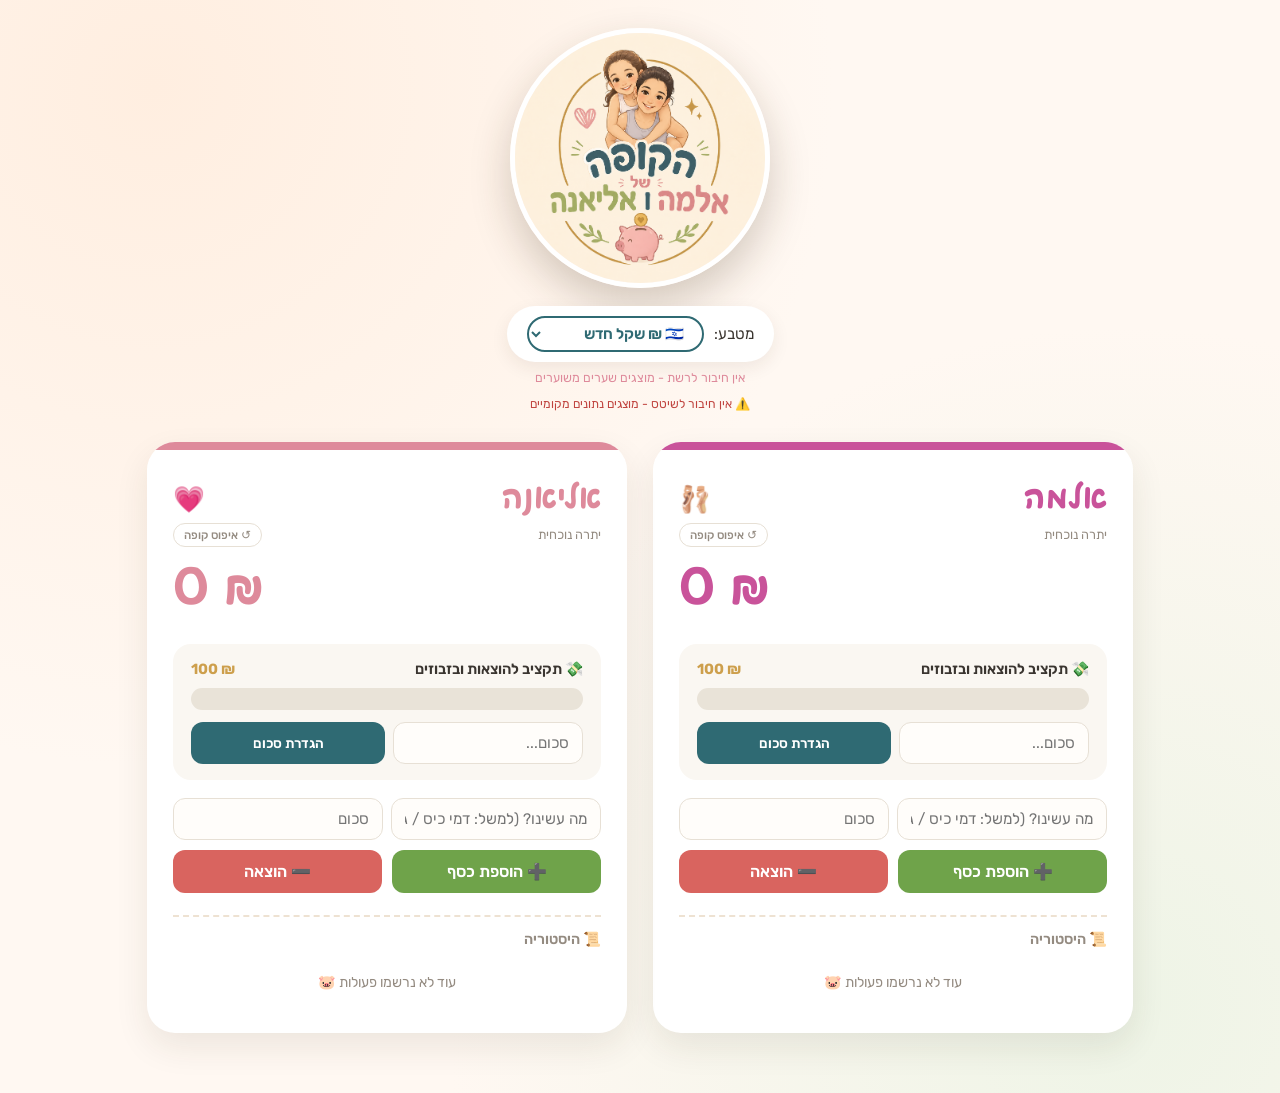
<file: GirlsCR/index.html>
<!DOCTYPE html>
<html lang="he" dir="rtl">
<head>
<meta charset="UTF-8">
<meta name="viewport" content="width=device-width, initial-scale=1.0">
<title>הקופה של אלמה ואליאנה</title>
<link rel="preconnect" href="https://fonts.googleapis.com">
<link rel="preconnect" href="https://fonts.gstatic.com" crossorigin>
<link href="https://fonts.googleapis.com/css2?family=Rubik:wght@400;500;600;700;800&family=Playpen+Sans+Hebrew:wght@400;600;700&display=swap" rel="stylesheet">
<style>
  :root {
    --bg: #fff8f2;
    --alma: #c9539a;
    --alma-soft: #fbe6f2;
    --eliana: #de8a9b;
    --eliana-soft: #fbe9ee;
    --title: #2f6a73;
    --ink: #3a3530;
    --ink-soft: #948b81;
    --gold: #cd9f4c;
    --card: #ffffff;
    --ring: rgba(205, 159, 76, .35);
  }

  * { box-sizing: border-box; }

  body {
    font-family: 'Rubik', sans-serif;
    background:
      radial-gradient(circle at 12% 8%, #ffeee0 0%, transparent 45%),
      radial-gradient(circle at 88% 92%, #eef4e6 0%, transparent 45%),
      var(--bg);
    color: var(--ink);
    margin: 0;
    padding: 28px 16px 60px;
    min-height: 100vh;
  }

  .wrap { max-width: 1080px; margin: 0 auto; }

  /* ---------- Header ---------- */
  .header {
    text-align: center;
    margin-bottom: 26px;
    animation: dropIn .6s cubic-bezier(.2,.9,.3,1.2);
  }

  .logo {
    display: block;
    margin: 0 auto;
    width: 260px;
    height: 260px;
    object-fit: cover;
    border-radius: 50%;
    border: 5px solid #fff;
    box-shadow: 0 18px 40px rgba(60, 40, 20, .22);
    animation: float 5s ease-in-out infinite;
  }

  @keyframes float {
    0%, 100% { transform: translateY(0); }
    50% { transform: translateY(-12px); }
  }

  .subtitle {
    color: var(--ink-soft);
    font-size: .95rem;
    margin: 0;
  }

  /* ---------- Currency control ---------- */
  .controls {
    display: inline-flex;
    align-items: center;
    gap: 10px;
    background: var(--card);
    padding: 10px 20px;
    border-radius: 50px;
    box-shadow: 0 6px 18px rgba(60, 40, 20, .08);
    margin: 18px auto 8px;
    font-size: .95rem;
  }

  select {
    font-family: inherit;
    font-size: .95rem;
    padding: 6px 14px;
    border-radius: 20px;
    border: 2px solid var(--title);
    background: #fff;
    color: var(--title);
    font-weight: 600;
    cursor: pointer;
    outline: none;
    transition: box-shadow .15s;
  }
  select:focus-visible { box-shadow: 0 0 0 3px var(--ring); }

  .rate-info {
    text-align: center;
    font-size: .78rem;
    color: var(--ink-soft);
    margin-bottom: 12px;
    min-height: 1.2em;
  }
  .rate-info.stale { color: var(--eliana); }

  .sync-info {
    text-align: center;
    font-size: .76rem;
    color: var(--ink-soft);
    margin-bottom: 30px;
    min-height: 1.2em;
  }
  .sync-info.error { color: #c0433e; }
  .sync-info.ok { color: #4c8a2e; }

  /* ---------- Kid cards ---------- */
  .kids-container {
    display: flex;
    flex-wrap: wrap;
    gap: 26px;
    justify-content: center;
  }

  .kid-card {
    background: var(--card);
    flex: 1;
    min-width: 300px;
    max-width: 480px;
    border-radius: 28px;
    padding: 28px 26px 24px;
    box-shadow: 0 14px 34px rgba(60, 40, 20, .09);
    position: relative;
    overflow: hidden;
    animation: dropIn .6s cubic-bezier(.2,.9,.3,1.2) both;
  }
  .kid-card.eliana { animation-delay: .08s; }

  .kid-card::before {
    content: '';
    position: absolute;
    inset: 0 0 auto 0;
    height: 8px;
  }
  .kid-card.alma::before { background: var(--alma); }
  .kid-card.eliana::before { background: var(--eliana); }

  .kid-header {
    display: flex;
    align-items: baseline;
    justify-content: space-between;
    gap: 10px;
  }

  .kid-name {
    font-family: 'Playpen Sans Hebrew', cursive;
    font-weight: 700;
    font-size: 2rem;
    margin: 4px 0 0;
  }
  .alma .kid-name { color: var(--alma); }
  .eliana .kid-name { color: var(--eliana); }

  .kid-emoji { font-size: 1.6rem; }

  .balance {
    font-family: 'Playpen Sans Hebrew', cursive;
    font-size: 3rem;
    font-weight: 700;
    margin: 4px 0 2px;
    direction: ltr;
    display: block;
    transition: transform .25s;
  }
  .balance.bump { transform: scale(1.08); }
  .alma .balance { color: var(--alma); }
  .eliana .balance { color: var(--eliana); }

  .balance-label {
    font-size: .8rem;
    color: var(--ink-soft);
    margin-bottom: 6px;
    display: flex;
    align-items: center;
    justify-content: space-between;
    gap: 8px;
  }

  .btn-reset {
    background: none;
    border: 1.5px solid #e7e0d5;
    color: var(--ink-soft);
    font-size: .72rem;
    font-weight: 500;
    padding: 4px 10px;
    border-radius: 20px;
    cursor: pointer;
    flex: none;
    transition: border-color .15s, color .15s;
  }
  .btn-reset:hover { border-color: var(--eliana); color: #c0433e; }

  /* ---------- Goal ---------- */
  .goal-section {
    background: #faf7f2;
    padding: 16px 18px;
    border-radius: 18px;
    margin: 18px 0;
  }

  .goal-title {
    display: flex;
    align-items: center;
    justify-content: space-between;
    font-weight: 600;
    font-size: .92rem;
  }
  .goal-title span[dir="ltr"] { color: var(--gold); font-weight: 700; }

  .progress-bar-container {
    width: 100%;
    height: 22px;
    background-color: #e9e3d8;
    border-radius: 20px;
    overflow: hidden;
    margin-top: 10px;
    position: relative;
  }

  .progress-bar {
    height: 100%;
    width: 0%;
    border-radius: 20px;
    transition: width .6s cubic-bezier(.2,.8,.3,1);
    position: relative;
    overflow: hidden;
  }
  .alma .progress-bar { background: linear-gradient(90deg, var(--alma), #f0a8d0); }
  .eliana .progress-bar { background: linear-gradient(90deg, var(--eliana), #f0aebd); }

  .progress-bar::after {
    content: '';
    position: absolute;
    inset: 0;
    background: linear-gradient(110deg, transparent 30%, rgba(255,255,255,.55) 50%, transparent 70%);
    background-size: 200% 100%;
    animation: shimmer 2.4s infinite;
  }

  .progress-bar.full::before {
    content: '🎉';
    position: absolute;
    left: 6px;
    top: -1px;
    font-size: .95rem;
  }

  .goal-edit {
    display: flex;
    gap: 8px;
    margin-top: 12px;
  }
  .goal-edit input { flex: 1; }

  .btn-update-goal {
    background: var(--title);
    padding: 0 16px;
    font-size: .85rem;
    white-space: nowrap;
  }

  /* ---------- Actions ---------- */
  .actions { margin: 18px 0 6px; }

  .input-group {
    display: flex;
    gap: 8px;
    margin-bottom: 10px;
  }

  label.field-label {
    display: block;
    font-size: .75rem;
    color: var(--ink-soft);
    margin-bottom: 4px;
  }

  input[type="text"], input[type="number"] {
    font-family: inherit;
    padding: 11px 13px;
    border: 1.5px solid #e7e0d5;
    border-radius: 12px;
    font-size: .95rem;
    width: 100%;
    background: #fffdfa;
    transition: border-color .15s, box-shadow .15s;
  }
  input:focus-visible, input:focus {
    outline: none;
    border-color: var(--title);
    box-shadow: 0 0 0 3px var(--ring);
  }

  .btn-group { display: flex; gap: 10px; }

  button {
    font-family: inherit;
    padding: 12px;
    border: none;
    border-radius: 12px;
    font-size: 1rem;
    font-weight: 600;
    cursor: pointer;
    flex: 1;
    color: white;
    transition: transform .08s, opacity .2s, box-shadow .15s;
  }
  button:active { transform: scale(.96); }
  button:hover { opacity: .92; }
  button:focus-visible { box-shadow: 0 0 0 3px var(--ring); outline: none; }

  .btn-add { background-color: #6fa34a; }
  .btn-spend { background-color: #d9645f; }

  /* ---------- History ---------- */
  .history-section {
    margin-top: 22px;
    border-top: 2px dashed #eee2d2;
    padding-top: 14px;
  }

  .history-title {
    font-size: .9rem;
    font-weight: 600;
    color: var(--ink-soft);
    margin: 0 0 8px;
  }

  .history-list {
    max-height: 220px;
    overflow-y: auto;
  }

  .history-item {
    display: flex;
    align-items: center;
    justify-content: space-between;
    gap: 8px;
    padding: 9px 4px;
    border-bottom: 1px solid #f2ede4;
    font-size: .92rem;
    animation: fadeIn .3s;
  }

  .history-item .desc-wrap { min-width: 0; }
  .history-item strong { display: block; overflow: hidden; text-overflow: ellipsis; white-space: nowrap; }
  .history-item.add strong ~ .history-date {}
  .history-item.add span[dir="ltr"] { color: #4c8a2e; }
  .history-item.spend span[dir="ltr"] { color: #c0433e; }
  .history-date { font-size: .74rem; color: var(--ink-soft); }

  .history-right { display: flex; align-items: center; gap: 8px; white-space: nowrap; }

  .del-btn {
    background: none;
    border: none;
    color: #c9beb1;
    font-size: .95rem;
    cursor: pointer;
    padding: 2px 6px;
    flex: none;
    line-height: 1;
  }
  .del-btn:hover { color: #c0433e; }

  .empty-state {
    text-align: center;
    color: var(--ink-soft);
    font-size: .88rem;
    padding: 18px 0;
  }

  /* ---------- Toast ---------- */
  .toast {
    position: fixed;
    bottom: 24px;
    left: 50%;
    transform: translateX(-50%) translateY(20px);
    background: var(--title);
    color: #fff;
    padding: 12px 22px;
    border-radius: 40px;
    font-size: .9rem;
    box-shadow: 0 8px 24px rgba(0,0,0,.2);
    opacity: 0;
    pointer-events: none;
    transition: opacity .25s, transform .25s;
    z-index: 50;
  }
  .toast.show { opacity: 1; transform: translateX(-50%) translateY(0); }

  /* ---------- Animations ---------- */
  @keyframes dropIn {
    from { opacity: 0; transform: translateY(16px); }
    to { opacity: 1; transform: translateY(0); }
  }
  @keyframes fadeIn {
    from { opacity: 0; }
    to { opacity: 1; }
  }
  @keyframes shimmer {
    0% { background-position: 200% 0; }
    100% { background-position: -200% 0; }
  }

  @media (prefers-reduced-motion: reduce) {
    * { animation: none !important; transition: none !important; }
  }

  @media (max-width: 600px) {
    .input-group, .btn-group, .goal-edit { flex-direction: column; }
  }
</style>
</head>
<body>

<div class="wrap">
  <div class="header">
    <img src="logo.png" alt="הקופה של אלמה ואליאנה" class="logo">

    <div class="controls">
      <label for="currency-select">מטבע:</label>
      <select id="currency-select" onchange="changeCurrency()">
        <option value="ILS">🇮🇱 ₪ שקל חדש</option>
        <option value="EUR">🇪🇺 € אירו</option>
        <option value="HUF">🇭🇺 Ft פורינט הונגרי</option>
      </select>
    </div>
    <div class="rate-info" id="rate-display">טוען שערי חליפין...</div>
    <div class="sync-info" id="sync-display">מתחבר לשיטס...</div>
  </div>

  <div class="kids-container">
    <!-- כרטיס אלמה -->
    <div class="kid-card alma">
      <div class="kid-header">
        <h2 class="kid-name">אלמה</h2>
        <span class="kid-emoji">🩰</span>
      </div>
      <div class="balance-label">
        <span>יתרה נוכחית</span>
        <button class="btn-reset" onclick="resetBalance('alma')">↺ איפוס קופה</button>
      </div>
      <span class="balance" id="alma-balance" aria-live="polite">0</span>

      <div class="goal-section">
        <div class="goal-title">
          <span>💸 תקציב להוצאות ובזבוזים</span>
          <span id="alma-goal-display" dir="ltr">0</span>
        </div>
        <div class="progress-bar-container">
          <div class="progress-bar" id="alma-progress"></div>
        </div>
        <div class="goal-edit">
          <input type="number" id="alma-new-goal" placeholder="סכום...">
          <button class="btn-update-goal" onclick="updateGoal('alma')">הגדרת סכום</button>
        </div>
      </div>

      <div class="actions">
        <div class="input-group">
          <input type="text" id="alma-desc" placeholder="מה עשינו? (למשל: דמי כיס / גלידה)" onkeydown="if(event.key==='Enter'){document.getElementById('alma-amount').focus()}">
          <input type="number" id="alma-amount" placeholder="סכום" min="0" step="0.5" onkeydown="if(event.key==='Enter'){addTransaction('alma','add')}">
        </div>
        <div class="btn-group">
          <button class="btn-add" onclick="addTransaction('alma', 'add')">➕ הוספת כסף</button>
          <button class="btn-spend" onclick="addTransaction('alma', 'spend')">➖ הוצאה</button>
        </div>
      </div>

      <div class="history-section">
        <h3 class="history-title">📜 היסטוריה</h3>
        <div class="history-list" id="alma-history"></div>
      </div>
    </div>

    <!-- כרטיס אליאנה -->
    <div class="kid-card eliana">
      <div class="kid-header">
        <h2 class="kid-name">אליאנה</h2>
        <span class="kid-emoji">💗</span>
      </div>
      <div class="balance-label">
        <span>יתרה נוכחית</span>
        <button class="btn-reset" onclick="resetBalance('eliana')">↺ איפוס קופה</button>
      </div>
      <span class="balance" id="eliana-balance" aria-live="polite">0</span>

      <div class="goal-section">
        <div class="goal-title">
          <span>💸 תקציב להוצאות ובזבוזים</span>
          <span id="eliana-goal-display" dir="ltr">0</span>
        </div>
        <div class="progress-bar-container">
          <div class="progress-bar" id="eliana-progress"></div>
        </div>
        <div class="goal-edit">
          <input type="number" id="eliana-new-goal" placeholder="סכום...">
          <button class="btn-update-goal" onclick="updateGoal('eliana')">הגדרת סכום</button>
        </div>
      </div>

      <div class="actions">
        <div class="input-group">
          <input type="text" id="eliana-desc" placeholder="מה עשינו? (למשל: דמי כיס / גלידה)" onkeydown="if(event.key==='Enter'){document.getElementById('eliana-amount').focus()}">
          <input type="number" id="eliana-amount" placeholder="סכום" min="0" step="0.5" onkeydown="if(event.key==='Enter'){addTransaction('eliana','add')}">
        </div>
        <div class="btn-group">
          <button class="btn-add" onclick="addTransaction('eliana', 'add')">➕ הוספת כסף</button>
          <button class="btn-spend" onclick="addTransaction('eliana', 'spend')">➖ הוצאה</button>
        </div>
      </div>

      <div class="history-section">
        <h3 class="history-title">📜 היסטוריה</h3>
        <div class="history-list" id="eliana-history"></div>
      </div>
    </div>
  </div>
</div>

<div class="toast" id="toast"></div>

<script>
  // כתובת ה-Web App של Google Apps Script המחובר לגיליון
  const API_URL = 'https://script.google.com/macros/s/AKfycbyU_voTT-NmxQVufz3kKCVpuCbNXuYGBcPeQaJeEC5EHRnZCqZTgQzoY30dGwoT0Q/exec';

  // קודי גישה לפעולות רגישות (איפוס והגדרת סכום)
  const KID_PINS = { alma: '0204', eliana: '0403' };

  // מצב האפליקציה. הכל נשמר בשקלים מאחורי הקלעים ומומר לתצוגה לפי המטבע שנבחר.
  // המקור האמיתי לנתונים הוא הגיליון בשיטס; localStorage משמש רק כמטמון מקומי
  // כדי שהמסך לא יהיה ריק בזמן טעינה או כשאין רשת.
  let appData = {
    currentCurrency: 'ILS',
    alma: { balanceILS: 0, goalILS: 100, history: [] },
    eliana: { balanceILS: 0, goalILS: 100, history: [] }
  };

  let exchangeRates = { ILS: 1, EUR: 0.25, HUF: 95.0 };
  const currencySymbols = { ILS: '₪', EUR: '€', HUF: 'Ft' };
  const STORAGE_KEY = 'kidsBudgetAppData';
  const RATES_KEY = 'kidsBudgetRates';

  async function init() {
    loadData();
    document.getElementById('currency-select').value = appData.currentCurrency;
    loadCachedRates();
    updateUI();
    await fetchRates();
    await loadFromSheet();
    updateUI();
  }

  // ---------- קוד הגנה ----------

  function checkPin(kid) {
    const name = kid === 'alma' ? 'אלמה' : 'אליאנה';
    const entered = prompt(`הזינו קוד סודי של ${name}:`);
    if (entered === null) return false; // ביטול
    if (entered.trim() !== KID_PINS[kid]) {
      showToast('קוד שגוי ⛔');
      return false;
    }
    return true;
  }

  // ---------- חיבור לשיטס ----------

  async function loadFromSheet() {
    const syncEl = document.getElementById('sync-display');
    try {
      const res = await fetch(API_URL);
      const data = await res.json();

      ['alma', 'eliana'].forEach(kid => {
        const kidTx = data.transactions
          .filter(t => t.kid === kid)
          .sort((a, b) => Number(b.id) - Number(a.id)); // חדש קודם

        let balance = 0;
        kidTx.forEach(t => { balance += (t.type === 'add' ? t.amount : -t.amount); });

        appData[kid].balanceILS = balance;
        appData[kid].history = kidTx.map(t => ({
          id: Number(t.id), desc: t.desc, amountILS: t.amount, type: t.type, date: t.date
        }));

        if (data.goals && data.goals[kid] !== undefined) {
          appData[kid].goalILS = data.goals[kid];
        }
      });

      saveData();
      syncEl.classList.remove('error');
      syncEl.classList.add('ok');
      syncEl.innerText = '✓ מסונכרן עם השיטס';
      return true;
    } catch (err) {
      console.error('שגיאה בטעינה מהשיטס', err);
      syncEl.classList.remove('ok');
      syncEl.classList.add('error');
      syncEl.innerText = '⚠️ אין חיבור לשיטס - מוצגים נתונים מקומיים';
      return false;
    }
  }

  async function postToSheet(payload) {
    const syncEl = document.getElementById('sync-display');
    try {
      await fetch(API_URL, {
        method: 'POST',
        // חשוב: text/plain כדי לא להפעיל בדיקת CORS מקדימה (preflight) שה-Apps Script לא תומך בה
        headers: { 'Content-Type': 'text/plain;charset=utf-8' },
        body: JSON.stringify(payload)
      });
      syncEl.classList.remove('error');
      syncEl.classList.add('ok');
      syncEl.innerText = '✓ מסונכרן עם השיטס';
      return true;
    } catch (err) {
      console.error('שגיאה בשמירה לשיטס', err);
      syncEl.classList.remove('ok');
      syncEl.classList.add('error');
      syncEl.innerText = '⚠️ לא הצלחנו לשמור בענן - נשמר רק במכשיר הזה';
      showToast('⚠️ לא הצלחנו לשמור בענן כרגע');
      return false;
    }
  }

  // שימוש בשערים שנשמרו לפני שהרשת עונה, כדי שהמסך לא יהיה ריק
  function loadCachedRates() {
    try {
      const cached = JSON.parse(localStorage.getItem(RATES_KEY));
      if (cached && cached.rates) {
        exchangeRates = cached.rates;
        setRateDisplay(cached.timestamp, true);
      }
    } catch (e) { /* אין נתונים שמורים - לא נורא */ }
  }

  async function fetchRates() {
    try {
      const response = await fetch('https://open.er-api.com/v6/latest/ILS');
      const data = await response.json();
      exchangeRates = { ILS: 1, EUR: data.rates.EUR, HUF: data.rates.HUF };
      localStorage.setItem(RATES_KEY, JSON.stringify({ rates: exchangeRates, timestamp: Date.now() }));
      setRateDisplay(Date.now(), false);
    } catch (error) {
      console.error('שגיאה בטעינת שערי חליפין', error);
      const el = document.getElementById('rate-display');
      el.classList.add('stale');
      el.innerText = exchangeRates.EUR !== 0.25
        ? 'אין חיבור לרשת - מוצגים השערים האחרונים שנשמרו'
        : 'אין חיבור לרשת - מוצגים שערים משוערים';
    }
  }

  function setRateDisplay(timestamp, isCached) {
    const el = document.getElementById('rate-display');
    el.classList.toggle('stale', isCached);
    const prefix = isCached ? 'שערים (מהפעם הקודמת): ' : 'שערים מעודכנים: ';
    el.innerText = `${prefix}1₪ = ${exchangeRates.EUR.toFixed(2)}€ | 1₪ = ${exchangeRates.HUF.toFixed(1)}Ft`;
  }

  function loadData() {
    const saved = localStorage.getItem(STORAGE_KEY);
    if (saved) {
      try { appData = JSON.parse(saved); } catch (e) { /* נתונים פגומים - ממשיכים עם ברירת מחדל */ }
    }
  }

  function saveData() {
    localStorage.setItem(STORAGE_KEY, JSON.stringify(appData));
  }

  function showToast(msg) {
    const t = document.getElementById('toast');
    t.innerText = msg;
    t.classList.add('show');
    clearTimeout(showToast._timer);
    showToast._timer = setTimeout(() => t.classList.remove('show'), 2200);
  }

  function changeCurrency() {
    appData.currentCurrency = document.getElementById('currency-select').value;
    saveData();
    updateUI();
  }

  function convertFromILS(amountILS) {
    return amountILS * exchangeRates[appData.currentCurrency];
  }

  function convertToILS(amountLocal) {
    return amountLocal / exchangeRates[appData.currentCurrency];
  }

  function formatCurrency(amount) {
    const sym = currencySymbols[appData.currentCurrency];
    if (appData.currentCurrency === 'HUF') {
      return Math.round(amount).toLocaleString() + ' ' + sym;
    }
    return amount.toLocaleString(undefined, { minimumFractionDigits: 0, maximumFractionDigits: 2 }) + ' ' + sym;
  }

  async function updateGoal(kid) {
    if (!checkPin(kid)) return;

    const name = kid === 'alma' ? 'אלמה' : 'אליאנה';
    const inputElement = document.getElementById(`${kid}-new-goal`);
    const newAmountLocal = parseFloat(inputElement.value);

    if (isNaN(newAmountLocal) || newAmountLocal <= 0) {
      showToast('נא להזין סכום תקין');
      return;
    }

    const newAmountILS = convertToILS(newAmountLocal);
    const currentBalanceILS = appData[kid].balanceILS;

    if (currentBalanceILS !== 0) {
      const currentLocal = formatCurrency(convertFromILS(currentBalanceILS));
      if (!confirm(`יש כרגע ${currentLocal} בקופה של ${name}. להחליף לסכום החדש (${formatCurrency(newAmountLocal)})?`)) return;
    }

    // רושמים בהיסטוריה את ההפרש, כדי שהיתרה תמיד תשקף את מה שבאמת קרה
    const diffILS = newAmountILS - currentBalanceILS;
    let transaction = null;
    if (diffILS !== 0) {
      transaction = {
        kid,
        id: Date.now(),
        desc: `הגדרת סכום: ${formatCurrency(newAmountLocal)}`,
        amount: Math.abs(diffILS),
        type: diffILS > 0 ? 'add' : 'spend',
        date: new Date().toLocaleDateString('he-IL', { day: '2-digit', month: '2-digit', hour: '2-digit', minute: '2-digit' })
      };
      appData[kid].history.unshift({
        id: transaction.id, desc: transaction.desc, amountILS: transaction.amount,
        type: transaction.type, date: transaction.date
      });
    }

    appData[kid].goalILS = newAmountILS;
    appData[kid].balanceILS = newAmountILS;
    inputElement.value = '';
    saveData();
    updateUI();
    bumpBalance(kid);
    showToast(`הסכום של ${name} הוגדר ל-${formatCurrency(newAmountLocal)} ✨`);

    await postToSheet({ action: 'setGoal', kid, goalILS: newAmountILS });
    if (transaction) await postToSheet({ action: 'add', transaction });
  }

  async function addTransaction(kid, type) {
    const descInput = document.getElementById(`${kid}-desc`);
    const amountInput = document.getElementById(`${kid}-amount`);

    const desc = descInput.value.trim() || (type === 'add' ? 'הפקדה' : 'הוצאה');
    const amountLocal = parseFloat(amountInput.value);

    if (isNaN(amountLocal) || amountLocal <= 0) {
      showToast('נא להזין סכום תקין');
      return;
    }

    const amountILS = convertToILS(amountLocal);

    if (type === 'spend' && appData[kid].balanceILS < amountILS) {
      if (!confirm('זהירות: אין מספיק כסף בקופה! להמשיך ולהיכנס למינוס?')) return;
    }

    const transaction = {
      kid,
      id: Date.now(),
      desc,
      amount: amountILS,
      type,
      date: new Date().toLocaleDateString('he-IL', { day: '2-digit', month: '2-digit', hour: '2-digit', minute: '2-digit' })
    };

    appData[kid].balanceILS += (type === 'add' ? amountILS : -amountILS);
    appData[kid].history.unshift({
      id: transaction.id, desc, amountILS, type, date: transaction.date
    });

    descInput.value = '';
    amountInput.value = '';
    saveData();
    updateUI();
    bumpBalance(kid);

    await postToSheet({ action: 'add', transaction });
  }

  async function deleteTransaction(kid, id) {
    if (!confirm('למחוק את הפעולה הזו?')) return;
    const item = appData[kid].history.find(h => h.id === id);
    if (!item) return;
    appData[kid].balanceILS += (item.type === 'add' ? -item.amountILS : item.amountILS);
    appData[kid].history = appData[kid].history.filter(h => h.id !== id);
    saveData();
    updateUI();

    await postToSheet({ action: 'delete', id });
  }

  async function resetBalance(kid) {
    if (!checkPin(kid)) return;

    const name = kid === 'alma' ? 'אלמה' : 'אליאנה';
    if (!confirm(`לאפס את הקופה של ${name}? הפעולה תאפס את הסכום ל-0 ותמחק את כל ההיסטוריה, ולא ניתנת לביטול.`)) return;

    appData[kid].balanceILS = 0;
    appData[kid].history = [];
    saveData();
    updateUI();
    bumpBalance(kid);
    showToast(`הקופה של ${name} אופסה`);

    await postToSheet({ action: 'reset', kid });
  }

  function bumpBalance(kid) {
    const el = document.getElementById(`${kid}-balance`);
    el.classList.add('bump');
    setTimeout(() => el.classList.remove('bump'), 250);
  }

  function updateUI() {
    ['alma', 'eliana'].forEach(kid => {
      const balanceLocal = convertFromILS(appData[kid].balanceILS);
      const goalLocal = convertFromILS(appData[kid].goalILS);

      document.getElementById(`${kid}-balance`).innerText = formatCurrency(balanceLocal);
      document.getElementById(`${kid}-goal-display`).innerText = formatCurrency(goalLocal);

      const progressElement = document.getElementById(`${kid}-progress`);
      let percent = 0;
      if (appData[kid].goalILS > 0) {
        percent = (appData[kid].balanceILS / appData[kid].goalILS) * 100;
        percent = Math.max(0, Math.min(100, percent));
      }
      progressElement.style.width = `${percent}%`;
      progressElement.classList.toggle('full', percent >= 100);

      const historyContainer = document.getElementById(`${kid}-history`);
      historyContainer.innerHTML = '';

      if (appData[kid].history.length === 0) {
        historyContainer.innerHTML = '<div class="empty-state">עוד לא נרשמו פעולות 🐷</div>';
        return;
      }

      appData[kid].history.forEach(item => {
        const itemAmountLocal = convertFromILS(item.amountILS);
        const sign = item.type === 'add' ? '+' : '-';
        const div = document.createElement('div');
        div.className = `history-item ${item.type}`;
        div.innerHTML = `
          <span class="desc-wrap">
            <strong>${escapeHtml(item.desc)}</strong>
            <span class="history-date">${item.date}</span>
          </span>
          <span class="history-right">
            <span dir="ltr">${sign} ${formatCurrency(itemAmountLocal)}</span>
            <button class="del-btn" title="מחיקה" aria-label="מחיקת פעולה" onclick="deleteTransaction('${kid}', ${item.id})">✕</button>
          </span>
        `;
        historyContainer.appendChild(div);
      });
    });
  }

  function escapeHtml(str) {
    const div = document.createElement('div');
    div.textContent = str;
    return div.innerHTML;
  }

  window.onload = init;
</script>
</body>
</html>
</file>
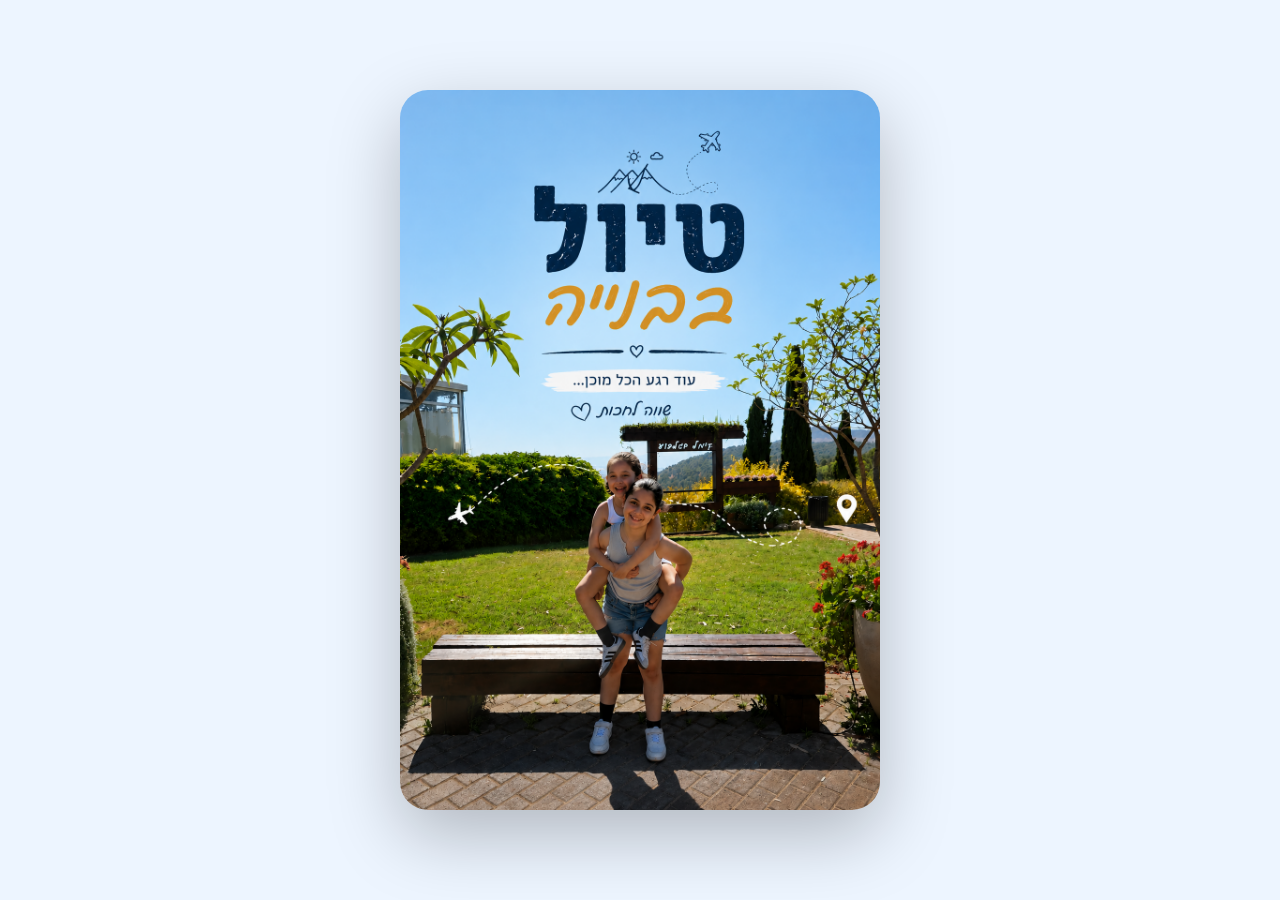
<file: Passover27/index.html>
<!DOCTYPE html>
<html lang="he" dir="rtl">

<head>
    <meta charset="UTF-8">
    <meta name="viewport" content="width=device-width, initial-scale=1.0">
    <title>טיול בבנייה</title>

    <link rel="preconnect" href="https://fonts.googleapis.com">
    <link rel="preconnect" href="https://fonts.gstatic.com" crossorigin>

    <link href="https://fonts.googleapis.com/css2?family=Heebo:wght@300;400;700;900&display=swap" rel="stylesheet">

    <link rel="stylesheet" href="style.css">
</head>

<body>

    <div class="overlay">
        <img src="preview.png" class="hero" alt="טיול בבנייה">
    </div>

</body>
</html>
</file>
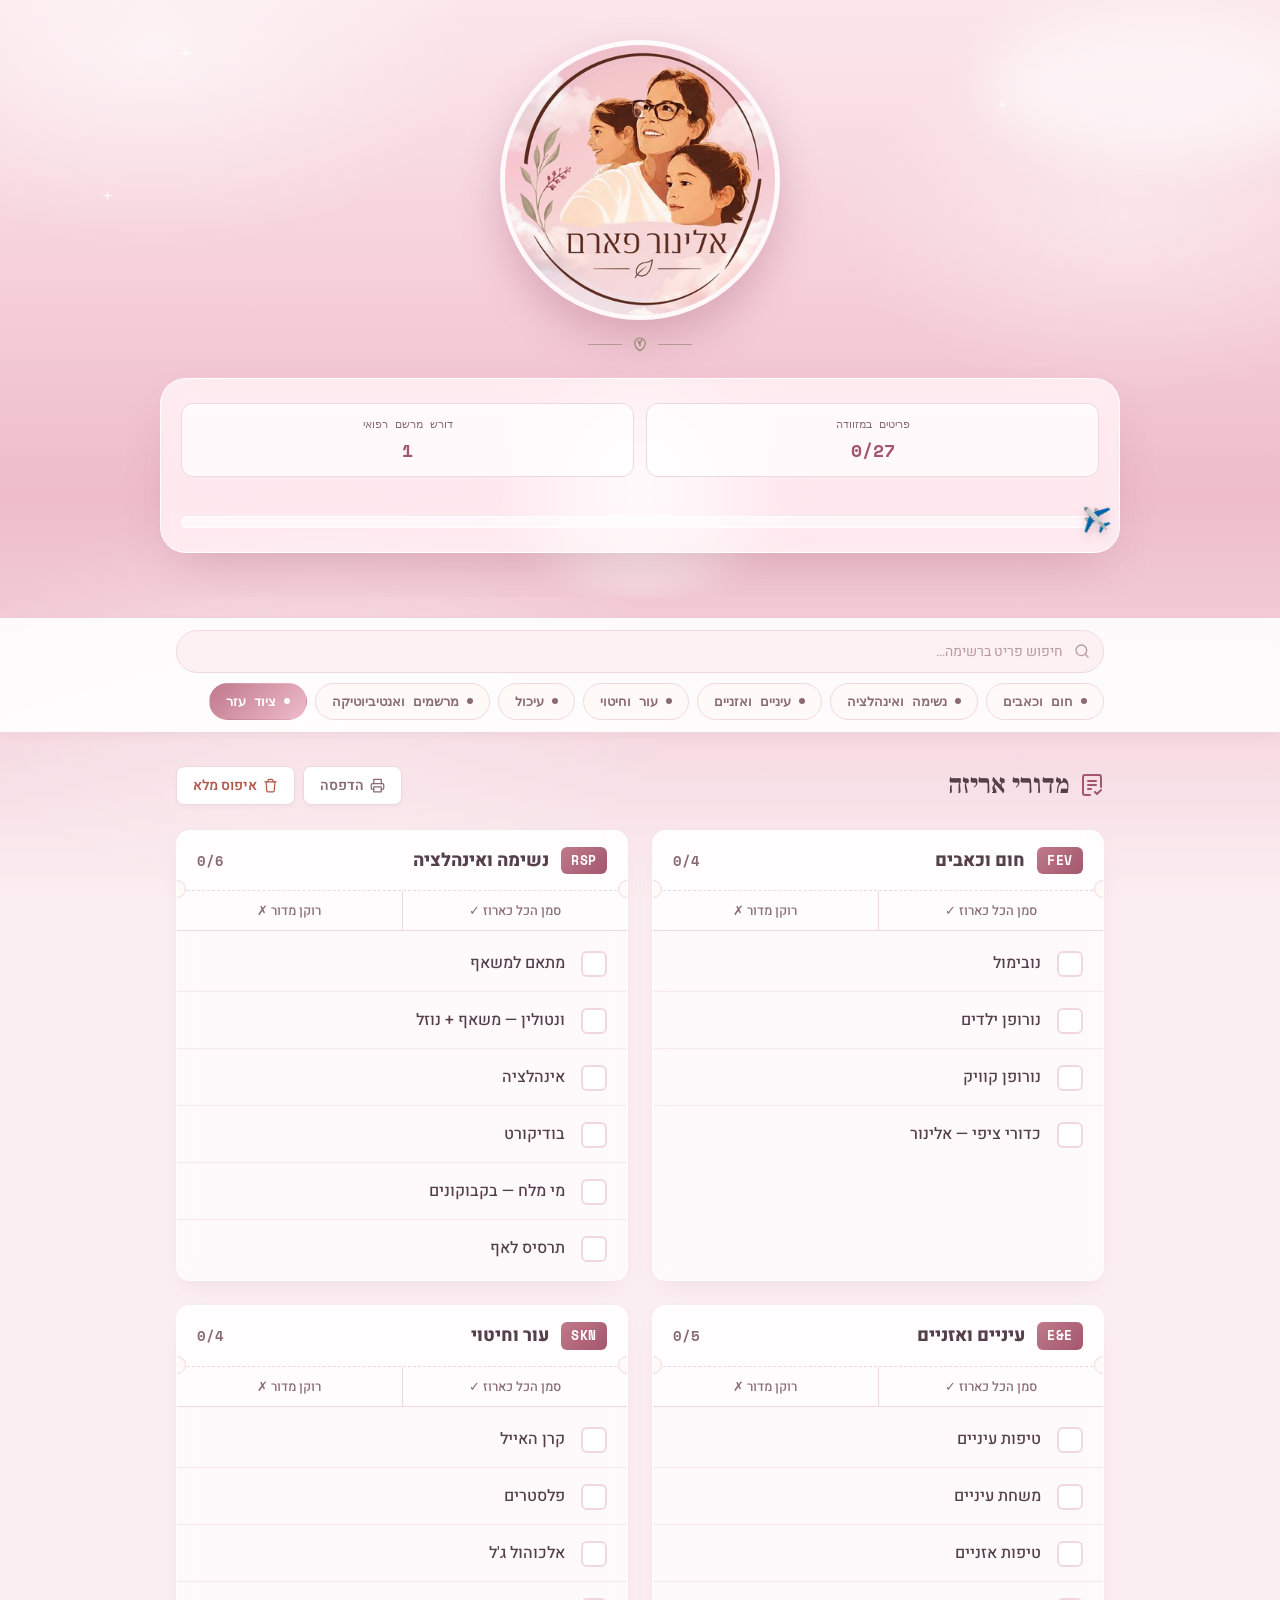
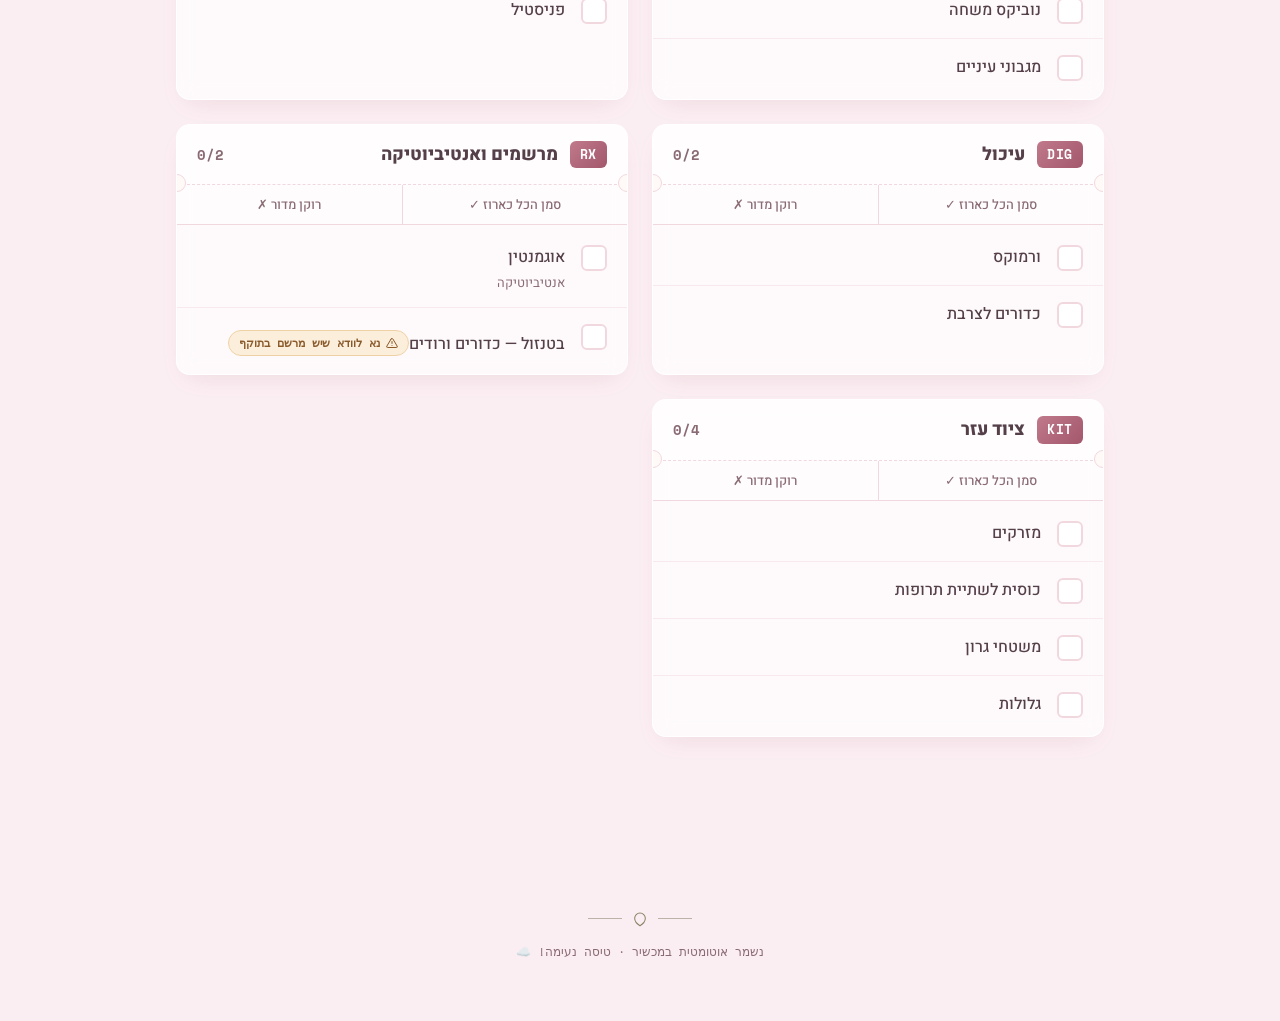
<file: Pharm/index.html>
<!DOCTYPE html>
<html lang="he" dir="rtl">
<head>
<meta charset="UTF-8">
<meta name="viewport" content="width=device-width, initial-scale=1.0">
<title>ציוד לטיסה — אלינור פארם</title>
<link rel="icon" type="image/png" href="[data-uri]">
<link rel="preconnect" href="https://fonts.googleapis.com">
<link rel="preconnect" href="https://fonts.gstatic.com" crossorigin>
<link href="https://fonts.googleapis.com/css2?family=Frank+Ruhl+Libre:wght@500;700;900&family=Space+Mono:wght@400;700&family=Heebo:wght@300;400;500;600;700;800&display=swap" rel="stylesheet">
<style>
  :root {
    /* ===== Palette sampled from the "אלינור פארם" logo — dusty blush sky, sage leaf, muted rose ===== */
    --sky-1: #fbe7ec;      /* pale blush, top of sky */
    --sky-2: #f6d2dc;      /* mid sky */
    --sky-3: #eebccb;      /* deeper rose horizon */
    --sky-4: #fbeef2;      /* soft blush the sky settles into further down the page */
    --cloud: #fffbfb;      /* cloud white */

    --paper: #fffaf8;      /* page background */
    --panel: #fdf1f3;      /* soft panel tint */
    --line: #f1d7de;

    --ink: #55404a;        /* deep plum-brown, matches hair/eyes in the logo art */
    --ink-soft: #8a6b74;
    --ink-faint: #b79aa1;

    --rose: #c0798b;       /* sampled from the logo wordmark */
    --rose-deep: #a3576c;
    --rose-pale: #f2d3da;

    --olive: #8b8567;      /* sampled from the logo's leaf sprig */
    --olive-deep: #6d6a4f;

    --success: #7f9973;    /* leaf-toned green, not a generic UI green */
    --warn-bg: #fbeedb;
    --warn-ink: #8a5a2b;
    --warn-line: #eed2a5;
    --danger: #b25b4d;

    --glass: rgba(255,255,255,0.68);
    --glass-strong: rgba(255,255,255,0.9);
    --glass-border: rgba(255,255,255,0.85);

    --shadow: 0 22px 50px -18px rgba(160,90,110,0.32);
    --shadow-soft: 0 10px 26px -12px rgba(160,90,110,0.18);
    --radius-lg: 26px;
    --radius-md: 16px;
    --radius-sm: 10px;
  }

  * { margin: 0; padding: 0; box-sizing: border-box; }
  html { scroll-behavior: smooth; }
  body {
    color: var(--ink);
    font-family: 'Heebo', sans-serif;
    line-height: 1.5;
    background: var(--sky-4);
    touch-action: manipulation;
    -webkit-tap-highlight-color: transparent;
  }
  /* Fixed sky backdrop — pink gradient + soft cloud glows, visible behind the whole page, not just the hero */
  body::before {
    content: '';
    position: fixed;
    inset: 0;
    z-index: -1;
    background:
      radial-gradient(460px 280px at 12% 6%, rgba(255,255,255,0.55), transparent 70%),
      radial-gradient(420px 260px at 88% 24%, rgba(255,255,255,0.4), transparent 70%),
      radial-gradient(520px 300px at 25% 78%, rgba(255,255,255,0.3), transparent 70%),
      linear-gradient(180deg, var(--sky-1) 0%, var(--sky-2) 28%, var(--sky-3) 55%, var(--sky-4) 100%);
  }
  @media print {
    body::before { display: none; }
  }
  .mono { font-family: 'Space Mono', monospace; }
  .display { font-family: 'Frank Ruhl Libre', serif; }
  h1, h2 { font-family: 'Frank Ruhl Libre', serif; font-weight: 700; }
  h3 { font-family: 'Heebo', sans-serif; font-weight: 800; }
  :focus-visible { outline: 3px solid var(--rose); outline-offset: 2px; border-radius: 6px; }

  .sr-only {
    position: absolute; width: 1px; height: 1px; padding: 0; margin: -1px;
    overflow: hidden; clip: rect(0,0,0,0); white-space: nowrap; border: 0;
  }

  /* ===== HERO — sits on the page-wide sky; adds a local glow near the logo ===== */
  .hero {
    position: relative;
    padding: 40px 18px 44px;
    overflow: hidden;
  }
  .hero::before {
    content: '';
    position: absolute;
    width: 320px; height: 210px; border-radius: 50%;
    background: radial-gradient(circle, rgba(255,255,255,0.85) 0%, rgba(255,255,255,0.32) 50%, transparent 72%);
    left: 50%; bottom: 0; transform: translateX(-50%);
    filter: blur(10px);
    animation: glow 9s ease-in-out infinite;
  }
  .hero::after {
    content: '';
    position: absolute;
    width: 360px; height: 150px; border-radius: 50%;
    background: rgba(255,255,255,0.55); filter: blur(26px);
    top: 10px; right: -60px;
    animation: drift 20s ease-in-out infinite;
  }
  @keyframes glow {
    0%, 100% { opacity: 0.75; transform: translateX(-50%) scale(1); }
    50% { opacity: 1; transform: translateX(-50%) scale(1.08); }
  }
  @keyframes drift {
    0%, 100% { transform: translateX(0); }
    50% { transform: translateX(-45px); }
  }
  .sparkle { position: absolute; color: var(--cloud); opacity: 0.9; animation: twinkle 3.4s ease-in-out infinite; }
  .sparkle.s1 { width: 14px; height: 14px; top: 46px; left: 14%; animation-delay: .2s; }
  .sparkle.s2 { width: 9px; height: 9px; top: 100px; left: 78%; animation-delay: 1.1s; }
  .sparkle.s3 { width: 11px; height: 11px; top: 190px; left: 8%; animation-delay: 2s; }
  @keyframes twinkle { 0%, 100% { opacity: .35; transform: scale(.8); } 50% { opacity: 1; transform: scale(1.05); } }
  @media (prefers-reduced-motion: reduce) {
    .hero::before, .hero::after, .sparkle { animation: none; }
  }

  .hero-inner { max-width: 960px; margin: 0 auto; position: relative; z-index: 2; }

  .site-logo {
    display: block;
    margin: 0 auto 16px;
    width: 280px;
    height: 280px;
    border-radius: 50%;
    object-fit: cover;
    box-shadow: 0 18px 40px rgba(163, 87, 108, 0.32);
    border: 5px solid rgba(255, 255, 255, 0.85);
    animation: logoFloat 6s ease-in-out infinite;
  }
  @keyframes logoFloat {
    0%, 100% { transform: translateY(0); box-shadow: 0 18px 40px rgba(163, 87, 108, 0.32); }
    50% { transform: translateY(-14px); box-shadow: 0 26px 46px rgba(163, 87, 108, 0.24); }
  }
  @media (prefers-reduced-motion: reduce) {
    .site-logo { animation: none; }
  }
  @media (max-width: 560px) {
    .site-logo { width: 210px; height: 210px; }
  }

  .sprig-divider {
    display: flex; align-items: center; justify-content: center; gap: 10px;
    margin: 0 auto 26px; color: var(--olive);
  }
  .sprig-divider .bar { width: 34px; height: 1px; background: var(--olive-deep); opacity: .45; }
  .sprig-divider svg { width: 16px; height: 16px; }

  /* Glassmorphism board */
  .board {
    background: var(--glass);
    backdrop-filter: blur(16px) saturate(140%);
    -webkit-backdrop-filter: blur(16px) saturate(140%);
    border: 1px solid var(--glass-border);
    border-radius: var(--radius-lg);
    padding: 24px 20px;
    box-shadow: var(--shadow);
  }
  .board-rows {
    display: grid;
    grid-template-columns: repeat(auto-fit, minmax(110px, 1fr));
    gap: 12px;
    margin-bottom: 24px;
  }
  .board-row {
    background: rgba(255,255,255,0.72);
    padding: 12px 14px;
    border-radius: 12px;
    border: 1px solid var(--line);
    text-align: center;
  }
  .board-row .k {
    font-family: 'Space Mono', monospace; font-size: 11px;
    color: var(--ink-soft); display: block; margin-bottom: 4px;
  }
  .board-row .v {
    font-family: 'Space Mono', monospace; font-size: 18px;
    font-weight: 700; color: var(--rose-deep);
  }

  /* Progress bar */
  .runway-container { position: relative; padding-top: 15px; }
  .runway {
    position: relative; height: 12px;
    background: rgba(255,255,255,0.6);
    border: 1px solid var(--glass-border);
    border-radius: 6px;
    display: flex; align-items: center; overflow: visible;
  }
  .runway-fill {
    position: absolute; top: 0; right: 0; height: 100%;
    background: linear-gradient(90deg, var(--rose), var(--rose-deep));
    border-radius: 6px;
    width: 0%; transition: width 0.6s cubic-bezier(0.4, 0, 0.2, 1);
    z-index: 2;
  }
  .runway-plane {
    position: absolute;
    left: -16px; top: -14px;
    font-size: 24px;
    transform: scaleX(-1);
    transition: transform 0.2s;
    filter: drop-shadow(0 4px 4px rgba(163, 87, 108, 0.32));
  }
  .runway-fill.taking-off .runway-plane {
    transform: scaleX(-1) translateY(-15px) rotate(-15deg);
  }
  @media (prefers-reduced-motion: reduce) { .runway-fill { transition: none; } }

  /* ===== STICKY MINI PROGRESS (appears once the hero scrolls out of view) ===== */
  .mini-bar {
    position: sticky; top: 0; z-index: 40;
    background: var(--glass-strong);
    backdrop-filter: blur(12px);
    -webkit-backdrop-filter: blur(12px);
    border-bottom: 1px solid var(--line);
    display: flex; align-items: center; gap: 12px;
    padding: 10px 16px;
    max-height: 0; overflow: hidden; opacity: 0;
    transition: max-height .3s ease, opacity .3s ease, padding .3s ease;
  }
  .mini-bar.show { max-height: 60px; opacity: 1; }
  .mini-bar .mini-track {
    flex: 1; height: 6px; border-radius: 4px; background: var(--panel);
    overflow: hidden; border: 1px solid var(--line);
  }
  .mini-bar .mini-fill {
    height: 100%; width: 0%; border-radius: 4px;
    background: linear-gradient(90deg, var(--rose), var(--rose-deep));
    transition: width .4s ease;
  }
  .mini-bar .mini-text { font-family: 'Space Mono', monospace; font-size: 12px; color: var(--ink-soft); white-space: nowrap; }

  /* ===== STICKY CATEGORY NAV + SEARCH ===== */
  .catnav {
    background: rgba(255, 255, 255, 0.9);
    backdrop-filter: blur(10px);
    -webkit-backdrop-filter: blur(10px);
    border-bottom: 1px solid var(--line);
    position: sticky; top: 0; z-index: 30;
    box-shadow: 0 4px 12px -4px rgba(163, 87, 108, 0.12);
  }
  .catnav-search {
    max-width: 960px; margin: 0 auto; padding: 12px 16px 0;
  }
  .search-field {
    position: relative; display: flex; align-items: center;
  }
  .search-field svg {
    position: absolute; right: 14px; width: 16px; height: 16px; color: var(--ink-faint); pointer-events: none;
  }
  .search-field input {
    width: 100%; padding: 10px 40px 10px 36px;
    border-radius: 100px; border: 1px solid var(--line);
    background: var(--panel); color: var(--ink);
    font-family: 'Heebo', sans-serif; font-size: 14px;
    transition: border-color .2s, background .2s;
  }
  .search-field input::placeholder { color: var(--ink-faint); }
  .search-field input:focus { outline: none; border-color: var(--rose); background: #fff; }
  .search-clear {
    position: absolute; left: 8px; background: none; border: none; cursor: pointer;
    color: var(--ink-faint); padding: 6px; border-radius: 50%; display: none; line-height: 0;
  }
  .search-clear:hover { color: var(--rose-deep); background: var(--rose-pale); }
  .search-clear.show { display: block; }

  .catnav-inner {
    display: flex; gap: 8px; padding: 10px 16px 12px; overflow-x: auto;
    -webkit-overflow-scrolling: touch; scrollbar-width: none; max-width: 960px; margin: 0 auto;
  }
  .catnav-inner::-webkit-scrollbar { display: none; }
  .catnav a {
    font-family: 'Space Mono', monospace; font-size: 13px; font-weight: 700;
    color: var(--ink-soft); text-decoration: none;
    padding: 8px 16px; border-radius: 100px;
    background: var(--paper); border: 1px solid var(--line);
    white-space: nowrap; display: inline-flex; align-items: center; gap: 8px;
    transition: all 0.2s ease;
  }
  .catnav a .dot { width: 6px; height: 6px; border-radius: 50%; background: var(--ink-soft); flex-shrink: 0; }
  .catnav a:hover { background: var(--panel); color: var(--ink); }
  .catnav a.active { background: linear-gradient(135deg, var(--rose), var(--sky-3)); border-color: transparent; color: #fff; }
  .catnav a.active .dot { background: var(--cloud); }
  .catnav a.complete { background: #eef3ea; border-color: #c3d6b8; color: #4c6142; }
  .catnav a.complete .dot { background: var(--success); }
  .catnav a.no-match { opacity: .35; pointer-events: none; }

  /* ===== MAIN ===== */
  main { max-width: 960px; margin: 0 auto; padding: 32px 16px 90px; }

  .section-title {
    display: flex; align-items: center; justify-content: space-between;
    gap: 12px; margin-bottom: 24px; flex-wrap: wrap;
  }
  .section-title h2 { font-size: 27px; color: var(--ink); display: flex; align-items: center; gap: 10px;}
  .section-title h2 svg { color: var(--rose-deep); flex-shrink: 0; }
  .title-actions { display: flex; gap: 8px; }
  .ghost-btn {
    background: #fff; border: 1px solid var(--line);
    color: var(--ink-soft); padding: 8px 16px; border-radius: 8px;
    font-size: 14px; font-family: 'Heebo', sans-serif; font-weight: 600;
    cursor: pointer; transition: all 0.2s; box-shadow: 0 2px 4px rgba(0,0,0,0.03);
    display: inline-flex; align-items: center; gap: 6px;
  }
  .ghost-btn svg { width: 15px; height: 15px; }
  .ghost-btn:hover { background: var(--panel); border-color: var(--rose-pale); }
  .ghost-btn.danger { color: var(--danger); }
  .ghost-btn.danger:hover { background: #fbeae6; border-color: #e0a898; }

  .empty-state {
    text-align: center; padding: 60px 20px; color: var(--ink-soft);
    background: var(--glass); border: 1px dashed var(--line); border-radius: var(--radius-md);
  }
  .empty-state svg { width: 40px; height: 40px; color: var(--ink-faint); margin-bottom: 12px; }
  .empty-state p { font-size: 15px; }

  .categories {
    display: grid; grid-template-columns: repeat(auto-fill, minmax(320px, 1fr));
    gap: 24px; margin-bottom: 50px;
  }

  /* ===== BOARDING-PASS CARDS ===== */
  .tag {
    scroll-margin-top: 130px;
    background: rgba(255,255,255,0.72);
    backdrop-filter: blur(10px);
    -webkit-backdrop-filter: blur(10px);
    border-radius: 14px;
    border: 1px solid var(--glass-border);
    overflow: hidden;
    box-shadow: var(--shadow-soft);
    transition: transform 0.25s ease, box-shadow 0.25s ease;
  }
  .tag:hover { transform: translateY(-3px); box-shadow: var(--shadow); }
  .tag.hidden-by-search { display: none; }

  .tag-head {
    background: rgba(255,255,255,0.6);
    color: var(--ink);
    padding: 16px 20px; display: flex; align-items: center; gap: 12px;
    border-bottom: 1px dashed var(--line);
    position: relative;
  }
  .tag-head::before, .tag-head::after {
    content: ''; position: absolute; bottom: -8px; width: 16px; height: 16px;
    background: var(--paper); border-radius: 50%; border: 1px solid var(--line);
    z-index: 10;
  }
  .tag-head::before { right: -9px; }
  .tag-head::after { left: -9px; }

  .tag.completed .tag-head { background: #edf4ea; border-bottom-color: #bfdab4; }

  .tag-code {
    font-family: 'Space Mono', monospace; font-size: 13px; font-weight: 700;
    background: linear-gradient(135deg, var(--rose), var(--rose-deep));
    color: #fff;
    padding: 4px 10px; border-radius: 6px; letter-spacing: .05em;
  }
  .tag.completed .tag-code { background: var(--success); }

  .tag-head h3 { font-size: 18px; flex: 1; margin: 0; }
  .tag-progress { font-family: 'Space Mono', monospace; font-size: 14px; font-weight: 700; color: var(--ink-soft); }
  .tag.completed .tag-progress { color: var(--success); }

  .tag-actions { display: flex; gap: 0; border-bottom: 1px solid var(--line); background: rgba(255,255,255,0.4); }
  .tag-actions button {
    flex: 1; background: transparent; border: none;
    padding: 10px 8px; font-size: 13px; color: var(--ink-soft);
    font-family: 'Heebo', sans-serif; font-weight: 500; cursor: pointer;
    transition: background 0.2s;
  }
  .tag-actions button:first-child { border-left: 1px solid var(--line); }
  .tag-actions button:hover { background: var(--panel); color: var(--ink); }

  .item-list { list-style: none; padding: 4px 0; }
  .item { border-bottom: 1px solid rgba(241,215,222,0.5); transition: background 0.2s; }
  .item:last-child { border-bottom: none; }
  .item.hidden-by-search { display: none; }
  .item mark { background: var(--rose-pale); color: var(--ink); border-radius: 3px; padding: 0 1px; }

  .item label {
    display: flex; align-items: flex-start; gap: 16px;
    padding: 14px 20px; cursor: pointer; min-height: 48px;
  }
  .item:hover { background: rgba(255,255,255,0.6); }

  /* Flap checkbox */
  .flap {
    position: relative; width: 26px; height: 26px; flex-shrink: 0;
    margin-top: 2px; perspective: 200px;
  }
  .flap-face {
    position: absolute; inset: 0; border-radius: 6px;
    display: flex; align-items: center; justify-content: center;
    backface-visibility: hidden; transition: transform .4s cubic-bezier(.4,0,.2,1);
  }
  .flap-front { background: #fff; border: 2px solid var(--line); }
  .flap-back { background: var(--success); color: #fff; transform: rotateX(180deg); border: 2px solid var(--success); }
  .flap-back svg { width: 16px; height: 16px; }
  input.check-input:checked ~ .flap .flap-front { transform: rotateX(-180deg); }
  input.check-input:checked ~ .flap .flap-back { transform: rotateX(0deg); }
  input.check-input:focus-visible ~ .flap { outline: 3px solid var(--rose); outline-offset: 2px; border-radius: 6px; }

  .item.packed .item-content { opacity: 0.5; text-decoration: line-through; text-decoration-color: var(--ink-soft); }
  .item-content { flex: 1; font-size: 16px; padding-top: 2px; font-weight: 500; transition: opacity 0.2s; }

  .item-note { display: block; font-size: 13px; color: var(--ink-soft); margin-top: 4px; font-weight: 400; text-decoration: none !important; }
  .flag {
    display: inline-flex; align-items: center; gap: 6px;
    font-family: 'Space Mono', monospace; font-size: 11px; font-weight: 700;
    color: var(--warn-ink); background: var(--warn-bg); padding: 4px 10px;
    border-radius: 100px; margin-top: 6px;
    border: 1px solid var(--warn-line);
  }
  .flag svg { width: 12px; height: 12px; }

  footer {
    text-align: center; padding: 34px 16px 60px;
    font-family: 'Space Mono', monospace; font-size: 12px; color: var(--ink-soft);
  }
  footer .sprig-divider { margin-bottom: 16px; }

  @media print {
    .hero, .mini-bar, .catnav, .title-actions, footer .sprig-divider { display: none !important; }
    body { background: #fff; }
    .tag { break-inside: avoid; box-shadow: none; border: 1px solid #ddd; }
    .categories { grid-template-columns: 1fr 1fr; gap: 12px; }
  }

  @media (max-width: 560px) {
    .hero { padding: 28px 16px 48px; }
    .board { padding: 20px 16px; }
    main { padding: 24px 16px 80px; }
    .categories { grid-template-columns: 1fr; }
    .board-rows { grid-template-columns: 1fr 1fr; }
    .section-title h2 { font-size: 23px; }
    @media print { .categories { grid-template-columns: 1fr; } }
  }
</style>
</head>
<body>

<header class="hero">
  <svg class="sparkle s1" viewBox="0 0 24 24" fill="currentColor"><path d="M12 0l2.4 9.6L24 12l-9.6 2.4L12 24l-2.4-9.6L0 12l9.6-2.4z"/></svg>
  <svg class="sparkle s2" viewBox="0 0 24 24" fill="currentColor"><path d="M12 0l2.4 9.6L24 12l-9.6 2.4L12 24l-2.4-9.6L0 12l9.6-2.4z"/></svg>
  <svg class="sparkle s3" viewBox="0 0 24 24" fill="currentColor"><path d="M12 0l2.4 9.6L24 12l-9.6 2.4L12 24l-2.4-9.6L0 12l9.6-2.4z"/></svg>
  <div class="hero-inner">
    <h1 class="sr-only">ציוד לטיסה: תרופות — אלינור פארם</h1>
    <img src="[data-uri]" alt="לוגו אלינור פארם" class="site-logo">

    <div class="sprig-divider" aria-hidden="true">
      <span class="bar"></span>
      <svg viewBox="0 0 24 24" fill="none" stroke="currentColor" stroke-width="1.6" stroke-linecap="round" stroke-linejoin="round"><path d="M12 22s-8-4.5-8-11a8 8 0 0 1 16 0c0 6.5-8 11-8 11z"/><path d="M12 15V8"/><path d="M12 12c-2-1-3-3-3-5"/><path d="M12 9c2-1 3-2 3-4"/></svg>
      <span class="bar"></span>
    </div>

    <div class="board">
      <div class="board-rows">
        <div class="board-row">
          <span class="k">פריטים במזוודה</span>
          <span class="v mono" id="progressFraction">0/0</span>
        </div>
        <div class="board-row">
          <span class="k">דורש מרשם רפואי</span>
          <span class="v mono" id="rxCount" style="color: var(--rose-deep);">0</span>
        </div>
      </div>

      <div class="runway-container">
        <div class="runway">
          <div class="runway-fill" id="runwayFill">
            <span class="runway-plane" id="planeIcon">✈️</span>
          </div>
        </div>
      </div>
    </div>
  </div>
</header>

<div class="mini-bar" id="miniBar">
  <span class="mini-text mono" id="miniText">0/0 ארוז</span>
  <div class="mini-track"><div class="mini-fill" id="miniFill"></div></div>
  <span class="mini-text" id="miniStatus">☁️</span>
</div>

<nav class="catnav" aria-label="ניווט וחיפוש">
  <div class="catnav-search">
    <div class="search-field">
      <svg viewBox="0 0 24 24" fill="none" stroke="currentColor" stroke-width="2" stroke-linecap="round" stroke-linejoin="round"><circle cx="11" cy="11" r="8"/><path d="m21 21-4.3-4.3"/></svg>
      <input type="search" id="searchInput" placeholder="חיפוש פריט ברשימה…" aria-label="חיפוש פריט ברשימה">
      <button class="search-clear" id="searchClear" type="button" aria-label="נקה חיפוש">
        <svg width="15" height="15" viewBox="0 0 24 24" fill="none" stroke="currentColor" stroke-width="2.4" stroke-linecap="round"><path d="M18 6L6 18M6 6l12 12"/></svg>
      </button>
    </div>
  </div>
  <div class="catnav-inner" id="catNav"></div>
</nav>

<main>
  <div class="section-title">
    <h2><svg width="24" height="24" viewBox="0 0 24 24" fill="none" stroke="currentColor" stroke-width="2" stroke-linecap="round" stroke-linejoin="round"><path d="M10 22H5a2 2 0 0 1-2-2V4a2 2 0 0 1 2-2h14a2 2 0 0 1 2 2v10"/><path d="M8 8h8"/><path d="M8 12h8"/><path d="M8 16h3"/><path d="m15 19 2 2 4-4"/></svg> מדורי אריזה</h2>
    <div class="title-actions">
      <button class="ghost-btn" id="printBtn" type="button">
        <svg viewBox="0 0 24 24" fill="none" stroke="currentColor" stroke-width="2" stroke-linecap="round" stroke-linejoin="round"><path d="M6 9V2h12v7"/><path d="M6 18H4a2 2 0 0 1-2-2v-5a2 2 0 0 1 2-2h16a2 2 0 0 1 2 2v5a2 2 0 0 1-2 2h-2"/><rect x="6" y="14" width="12" height="8"/></svg>
        הדפסה
      </button>
      <button class="ghost-btn danger" id="resetBtn" type="button">
        <svg viewBox="0 0 24 24" fill="none" stroke="currentColor" stroke-width="2" stroke-linecap="round" stroke-linejoin="round"><path d="M3 6h18"/><path d="M8 6V4a2 2 0 0 1 2-2h4a2 2 0 0 1 2 2v2"/><path d="M19 6l-1 14a2 2 0 0 1-2 2H8a2 2 0 0 1-2-2L5 6"/></svg>
        איפוס מלא
      </button>
    </div>
  </div>

  <div class="categories" id="categories"></div>
  <div class="empty-state" id="emptyState" hidden>
    <svg viewBox="0 0 24 24" fill="none" stroke="currentColor" stroke-width="1.6" stroke-linecap="round" stroke-linejoin="round"><circle cx="11" cy="11" r="8"/><path d="m21 21-4.3-4.3"/></svg>
    <p>לא נמצאו פריטים תואמים לחיפוש.</p>
  </div>

</main>

<footer>
  <div class="sprig-divider" aria-hidden="true">
    <span class="bar"></span>
    <svg viewBox="0 0 24 24" fill="none" stroke="currentColor" stroke-width="1.6" stroke-linecap="round" stroke-linejoin="round"><path d="M12 22s-8-4.5-8-11a8 8 0 0 1 16 0c0 6.5-8 11-8 11z"/></svg>
    <span class="bar"></span>
  </div>
  נשמר אוטומטית במכשיר · טיסה נעימה! ☁️
</footer>

<script>
const DATA = [
  { code:"FEV", name:"חום וכאבים", items:[
    { id:"fev-1", name:"נובימול" },
    { id:"fev-2", name:"נורופן ילדים" },
    { id:"fev-3", name:"נורופן קוויק" },
    { id:"fev-4", name:"כדורי ציפי — אלינור" }
  ]},
  { code:"RSP", name:"נשימה ואינהלציה", items:[
    { id:"rsp-1", name:"מתאם למשאף" },
    { id:"rsp-2", name:"ונטולין — משאף + נוזל" },
    { id:"rsp-3", name:"אינהלציה" },
    { id:"rsp-4", name:"בודיקורט" },
    { id:"rsp-5", name:"מי מלח — בקבוקונים" },
    { id:"rsp-6", name:"תרסיס לאף" }
  ]},
  { code:"E&E", name:"עיניים ואזניים", items:[
    { id:"ee-1", name:"טיפות עיניים" },
    { id:"ee-2", name:"משחת עיניים" },
    { id:"ee-3", name:"טיפות אזניים" },
    { id:"ee-4", name:"נוביקס משחה" },
    { id:"ee-5", name:"מגבוני עיניים" }
  ]},
  { code:"SKN", name:"עור וחיטוי", items:[
    { id:"skn-1", name:"קרן האייל" },
    { id:"skn-2", name:"פלסטרים" },
    { id:"skn-3", name:"אלכוהול ג'ל" },
    { id:"skn-4", name:"פניסטיל" }
  ]},
  { code:"DIG", name:"עיכול", items:[
    { id:"dig-1", name:"ורמוקס" },
    { id:"dig-2", name:"כדורים לצרבת" }
  ]},
  { code:"RX", name:"מרשמים ואנטיביוטיקה", items:[
    { id:"rx-1", name:"אוגמנטין", note:"אנטיביוטיקה" },
    { id:"rx-2", name:"בטנזול — כדורים ורודים", note:"נא לוודא שיש מרשם בתוקף", prescription:true }
  ]},
  { code:"KIT", name:"ציוד עזר", items:[
    { id:"kit-1", name:"מזרקים" },
    { id:"kit-2", name:"כוסית לשתיית תרופות" },
    { id:"kit-3", name:"משטחי גרון" },
    { id:"kit-4", name:"גלולות" }
  ]}
];

const CHECK_SVG = '<svg viewBox="0 0 24 24" fill="none"><path d="M4 12.5L9.5 18L20 6" stroke="currentColor" stroke-width="4" stroke-linecap="round" stroke-linejoin="round"/></svg>';
const WARN_SVG = '<svg viewBox="0 0 24 24" fill="none" stroke="currentColor" stroke-width="2" stroke-linecap="round" stroke-linejoin="round"><path d="M10.29 3.86L1.82 18a2 2 0 0 0 1.71 3h16.94a2 2 0 0 0 1.71-3L13.71 3.86a2 2 0 0 0-3.42 0z"/><line x1="12" y1="9" x2="12" y2="13"/><line x1="12" y1="17" x2="12.01" y2="17"/></svg>';

const STORAGE_KEY = "flightkit-medications-pink-clouds";

function loadState(){
  try{ return JSON.parse(localStorage.getItem(STORAGE_KEY)) || {}; }
  catch(e){ return {}; }
}
function saveState(state){
  try{ localStorage.setItem(STORAGE_KEY, JSON.stringify(state)); }catch(e){}
}

let state = loadState();
let searchQuery = "";

const totalItems = () => DATA.reduce((s,c)=>s+c.items.length,0);
const packedItems = () => Object.values(state).filter(Boolean).length;
const rxTotal = () => DATA.reduce((s,c)=>s+c.items.filter(i=>i.prescription).length,0);

function escapeHTML(str){
  return str.replace(/[&<>"']/g, m => ({ "&":"&amp;", "<":"&lt;", ">":"&gt;", '"':"&quot;", "'":"&#39;" }[m]));
}
function highlight(name, query){
  const safe = escapeHTML(name);
  if(!query) return safe;
  const i = safe.toLowerCase().indexOf(query.toLowerCase());
  if(i === -1) return safe;
  return safe.slice(0,i) + "<mark>" + safe.slice(i, i+query.length) + "</mark>" + safe.slice(i+query.length);
}

/* Build the DOM once. Re-render only touches state-dependent bits afterwards. */
function buildDOM(){
  const catNav = document.getElementById("catNav");
  const categories = document.getElementById("categories");
  catNav.innerHTML = "";
  categories.innerHTML = "";

  DATA.forEach(cat=>{
    const link = document.createElement("a");
    link.href = "#cat-"+cat.code;
    link.id = "nav-"+cat.code;
    link.innerHTML = `<span class="dot"></span>${cat.name}`;
    catNav.appendChild(link);

    const card = document.createElement("div");
    card.className = "tag";
    card.id = "cat-"+cat.code;

    const head = document.createElement("div");
    head.className = "tag-head";
    head.innerHTML = `
      <span class="tag-code">${cat.code}</span>
      <h3>${cat.name}</h3>
      <span class="tag-progress mono" data-cat="${cat.code}"></span>
    `;
    card.appendChild(head);

    const actions = document.createElement("div");
    actions.className = "tag-actions";
    actions.innerHTML = `
      <button type="button" data-action="all" data-cat="${cat.code}">סמן הכל כארוז ✓</button>
      <button type="button" data-action="none" data-cat="${cat.code}">רוקן מדור ✗</button>
    `;
    card.appendChild(actions);

    const list = document.createElement("ul");
    list.className = "item-list";
    cat.items.forEach(item=>{
      const li = document.createElement("li");
      li.className = "item";
      li.dataset.name = item.name;

      const noteHTML = item.prescription
        ? `<span class="flag">${WARN_SVG}${escapeHTML(item.note)}</span>`
        : (item.note ? `<span class="item-note">${escapeHTML(item.note)}</span>` : "");

      li.innerHTML = `
        <label for="${item.id}">
          <input class="check-input sr-only" type="checkbox" id="${item.id}">
          <span class="flap" aria-hidden="true">
            <span class="flap-face flap-front"></span>
            <span class="flap-face flap-back">${CHECK_SVG}</span>
          </span>
          <span class="item-content"><span class="item-name">${escapeHTML(item.name)}</span>${noteHTML}</span>
        </label>
      `;
      list.appendChild(li);

      li.querySelector("input").addEventListener("change",(e)=>{
        state[item.id] = e.target.checked;
        saveState(state);
        li.classList.toggle("packed", e.target.checked);
        updateProgress();
      });
    });

    card.appendChild(list);
    categories.appendChild(card);
  });

  // Event delegation is attached once, here — not inside every render pass.
  categories.addEventListener("click",(e)=>{
    const btn = e.target.closest("button[data-action]");
    if(!btn) return;
    const cat = DATA.find(c=>c.code === btn.dataset.cat);
    const setTo = btn.dataset.action === "all";
    cat.items.forEach(i=> state[i.id] = setTo);
    saveState(state);
    applyState();
  });

  document.getElementById("rxCount").textContent = rxTotal();
}

/* Reflect `state` onto already-built DOM (checkbox values + packed styling). */
function applyState(){
  DATA.forEach(cat=>{
    cat.items.forEach(item=>{
      const input = document.getElementById(item.id);
      if(!input) return;
      const packed = !!state[item.id];
      input.checked = packed;
      input.closest(".item").classList.toggle("packed", packed);
    });
  });
  updateProgress();
}

function updateProgress(){
  const total = totalItems();
  const packed = packedItems();
  const pct = total === 0 ? 0 : Math.round((packed/total)*100);

  document.getElementById("progressFraction").textContent = `${packed}/${total}`;
  const runwayFill = document.getElementById("runwayFill");
  runwayFill.style.width = pct + "%";

  runwayFill.classList.toggle("taking-off", pct === 100);

  document.getElementById("miniText").textContent = `${packed}/${total} ארוז`;
  document.getElementById("miniFill").style.width = pct + "%";
  document.getElementById("miniStatus").textContent = pct === 100 ? "✨" : "☁️";

  DATA.forEach(cat=>{
    const packedInCat = cat.items.filter(i=>state[i.id]).length;
    const isComplete = packedInCat === cat.items.length && cat.items.length > 0;

    const progEl = document.querySelector(`.tag-progress[data-cat="${cat.code}"]`);
    if(progEl) progEl.textContent = isComplete ? "הושלם" : `${packedInCat}/${cat.items.length}`;

    const cardEl = document.getElementById("cat-"+cat.code);
    if(cardEl) cardEl.classList.toggle("completed", isComplete);

    const navEl = document.getElementById("nav-"+cat.code);
    if(navEl) navEl.classList.toggle("complete", isComplete);
  });
}

function setupActiveNav(){
  if(!("IntersectionObserver" in window)) return;
  const sections = DATA.map(c => document.getElementById("cat-"+c.code)).filter(Boolean);
  const observer = new IntersectionObserver((entries)=>{
    entries.forEach(entry=>{
      const navEl = document.getElementById("nav-"+entry.target.id.replace("cat-",""));
      if(!navEl) return;
      if(entry.isIntersecting){
        document.querySelectorAll(".catnav a").forEach(a=>a.classList.remove("active"));
        navEl.classList.add("active");
        navEl.scrollIntoView({behavior:"smooth", inline:"center", block:"nearest"});
      }
    });
  }, { rootMargin: "-40% 0px -50% 0px", threshold: 0 });
  sections.forEach(s => observer.observe(s));
}

function setupMiniBar(){
  const hero = document.querySelector(".hero");
  const miniBar = document.getElementById("miniBar");
  if(!("IntersectionObserver" in window) || !hero){ return; }
  const observer = new IntersectionObserver(([entry])=>{
    miniBar.classList.toggle("show", !entry.isIntersecting);
  }, { threshold: 0 });
  observer.observe(hero);
}

function setupSearch(){
  const input = document.getElementById("searchInput");
  const clearBtn = document.getElementById("searchClear");
  const emptyState = document.getElementById("emptyState");
  const categories = document.getElementById("categories");

  function applySearch(){
    const q = searchQuery.trim();
    clearBtn.classList.toggle("show", q.length > 0);
    let anyVisible = false;

    DATA.forEach(cat=>{
      const card = document.getElementById("cat-"+cat.code);
      const navEl = document.getElementById("nav-"+cat.code);
      let catHasMatch = false;

      cat.items.forEach(item=>{
        const li = card.querySelector(`#${item.id}`).closest(".item");
        const match = !q || item.name.toLowerCase().includes(q.toLowerCase());
        li.classList.toggle("hidden-by-search", !match);
        li.querySelector(".item-name").innerHTML = highlight(item.name, q);
        if(match) catHasMatch = true;
      });

      card.classList.toggle("hidden-by-search", !catHasMatch);
      if(navEl) navEl.classList.toggle("no-match", !catHasMatch);
      if(catHasMatch) anyVisible = true;
    });

    emptyState.hidden = anyVisible || !q;
    categories.hidden = !anyVisible && !!q;
  }

  input.addEventListener("input",(e)=>{
    searchQuery = e.target.value;
    applySearch();
  });
  clearBtn.addEventListener("click",()=>{
    searchQuery = "";
    input.value = "";
    input.focus();
    applySearch();
  });
}

document.getElementById("resetBtn").addEventListener("click", ()=>{
  if(confirm("האם לאפס את כל הרשימה ולהתחיל מחדש?")){
    state = {};
    saveState(state);
    applyState();
  }
});

document.getElementById("printBtn").addEventListener("click", ()=> window.print());

buildDOM();
applyState();
setupActiveNav();
setupMiniBar();
setupSearch();
</script>

</body>
</html>
</file>
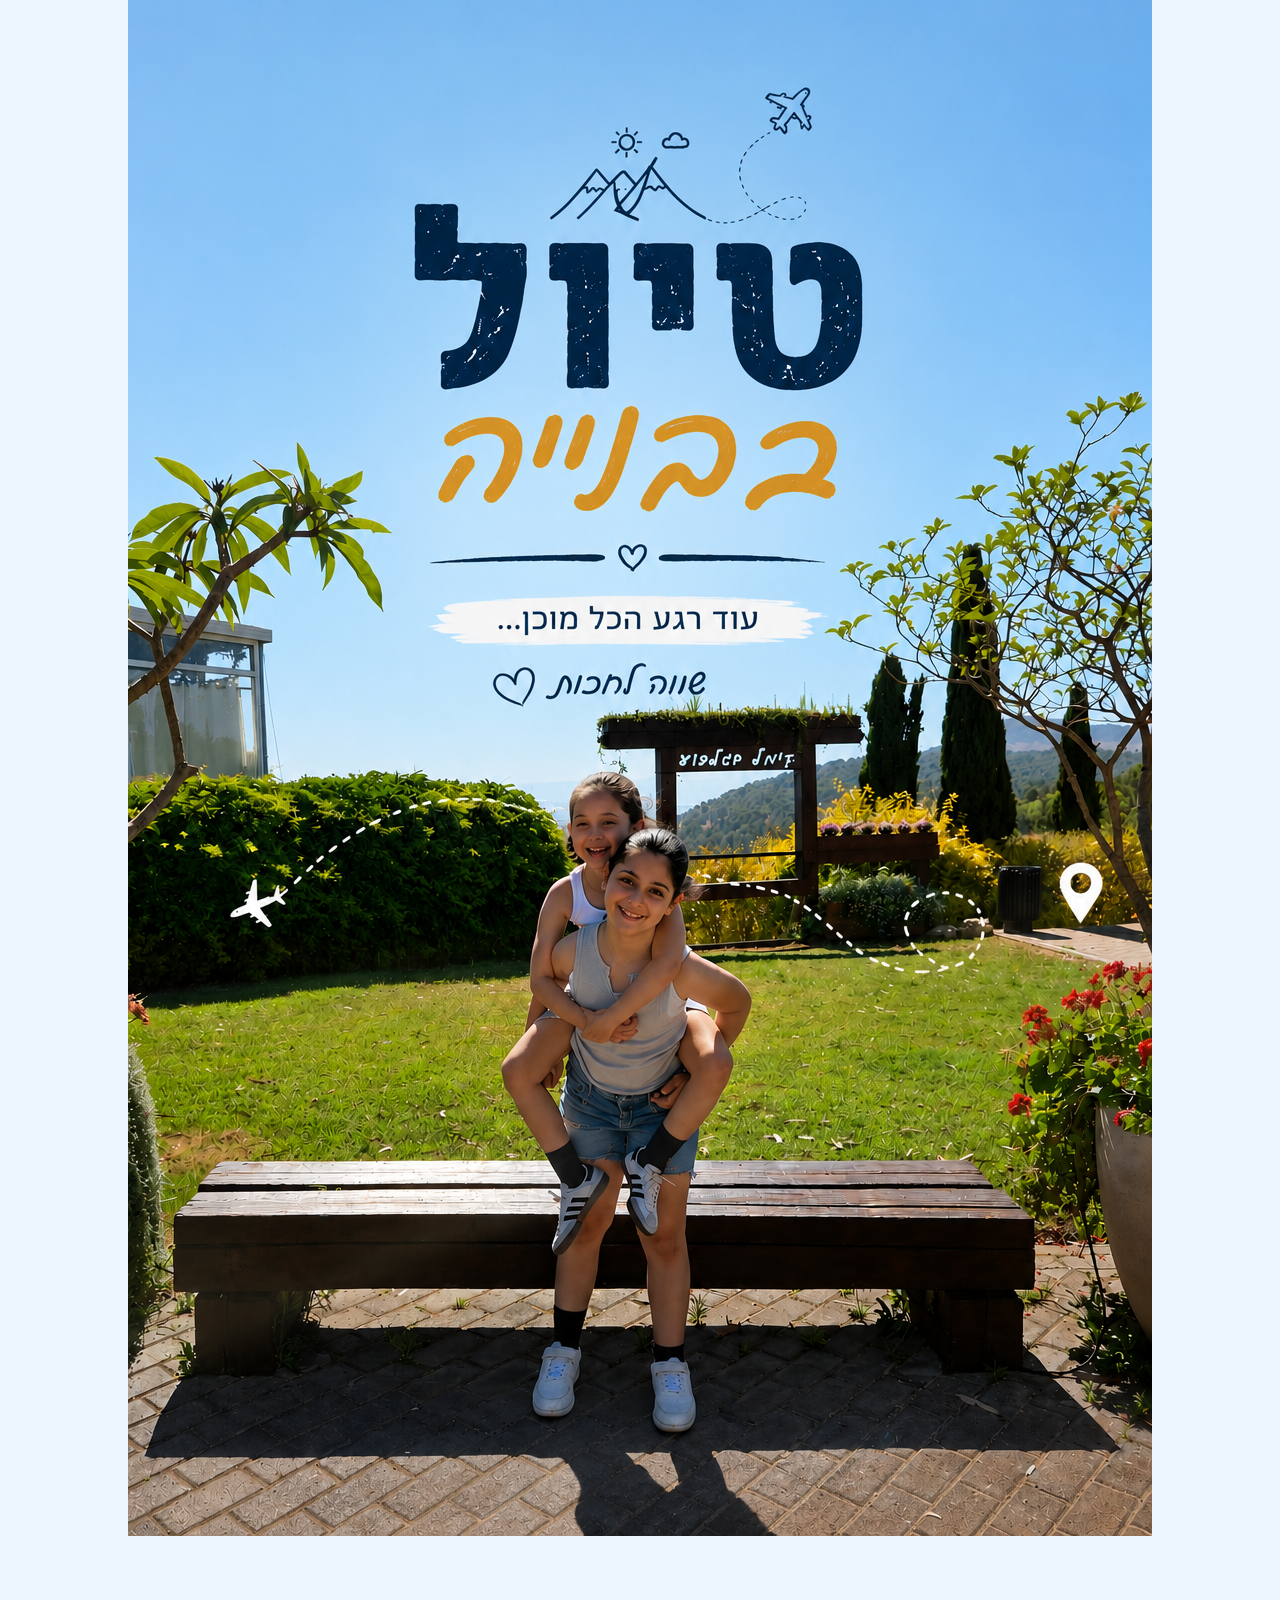
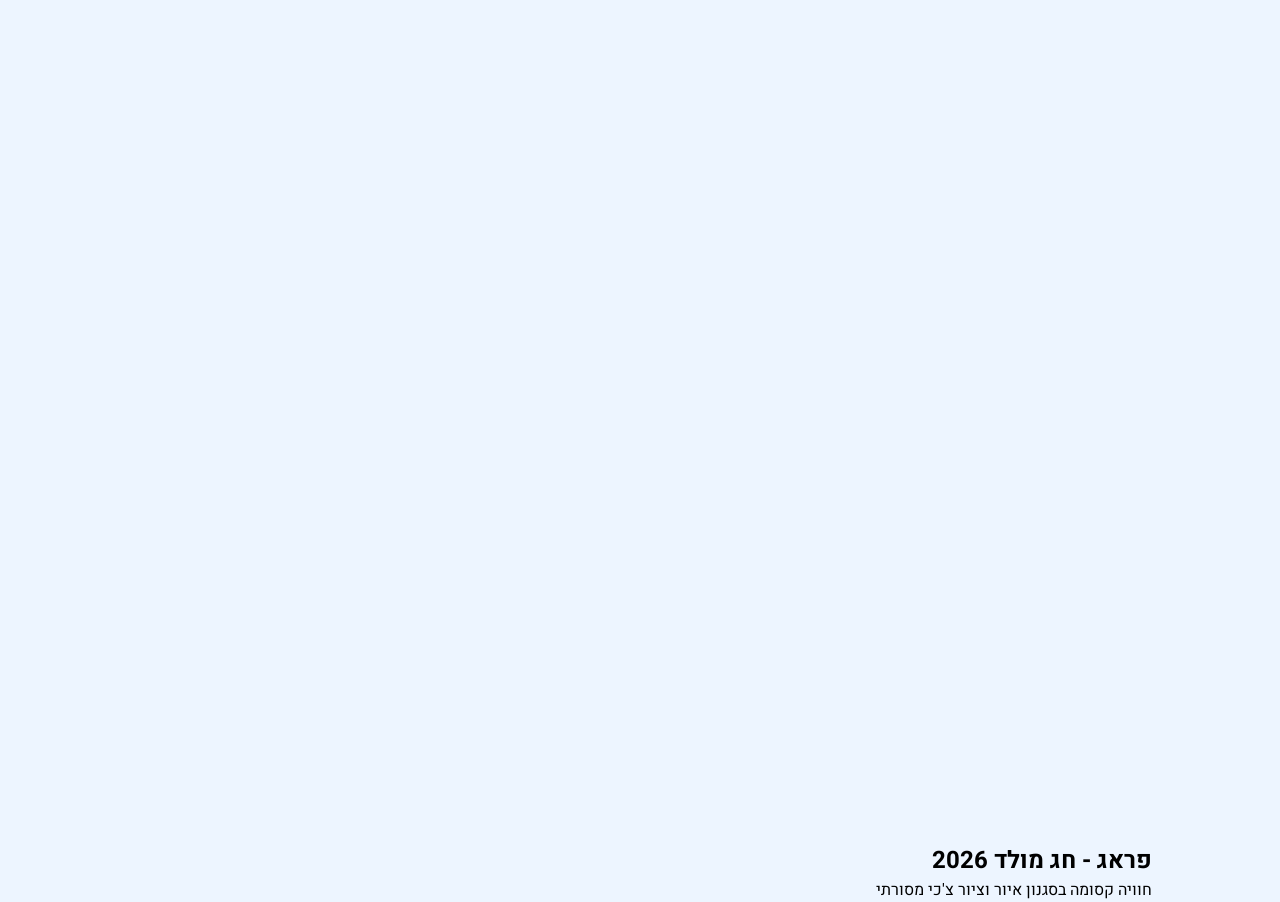
<file: Xmas26/index.html>
<!DOCTYPE html>
<html lang="he" dir="rtl">

<head>
    <meta charset="UTF-8">
    <meta name="viewport" content="width=device-width, initial-scale=1.0">
    <title>פראג - חג מולד 2026</title>

    <link rel="preconnect" href="https://fonts.googleapis.com">
    <link rel="preconnect" href="https://fonts.gstatic.com" crossorigin>
    <link href="https://fonts.googleapis.com/css2?family=Heebo:wght@300;400;700;900&display=swap" rel="stylesheet">

    <link rel="stylesheet" href="style.css">
</head>

<body>

    <section class="hero-container">
        <video autoplay loop muted playsinline poster="preview.png" class="hero-video">
            <source src="preview.mp4" type="video/mp4">
            הדפדפן שלך אינו תומך בנגן הווידאו.
        </video>

        <div class="overlay"></div>

        <div class="hero-content">
            <h1>פראג - חג מולד 2026</h1>
            <p>חוויה קסומה בסגנון איור וציור צ'כי מסורתי</p>
        </div>
    </section>

</body>
</html>
</file>
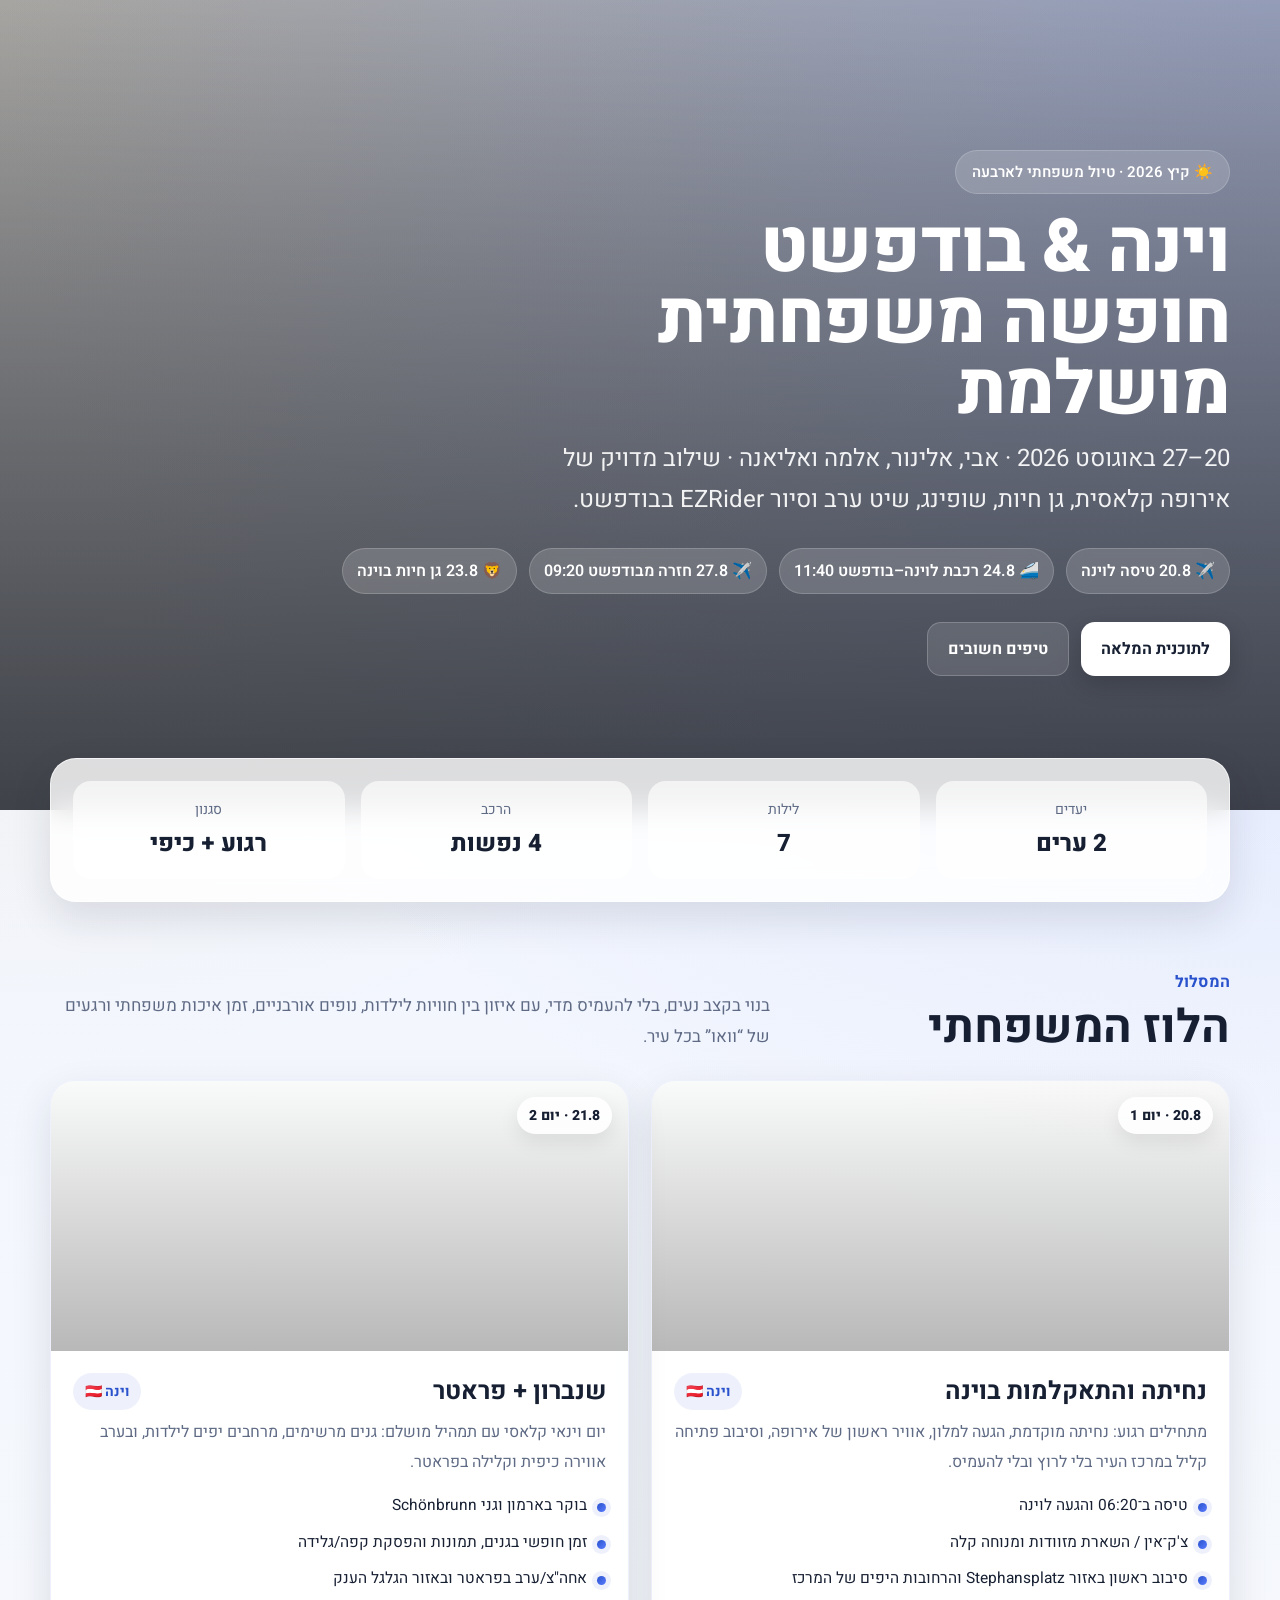
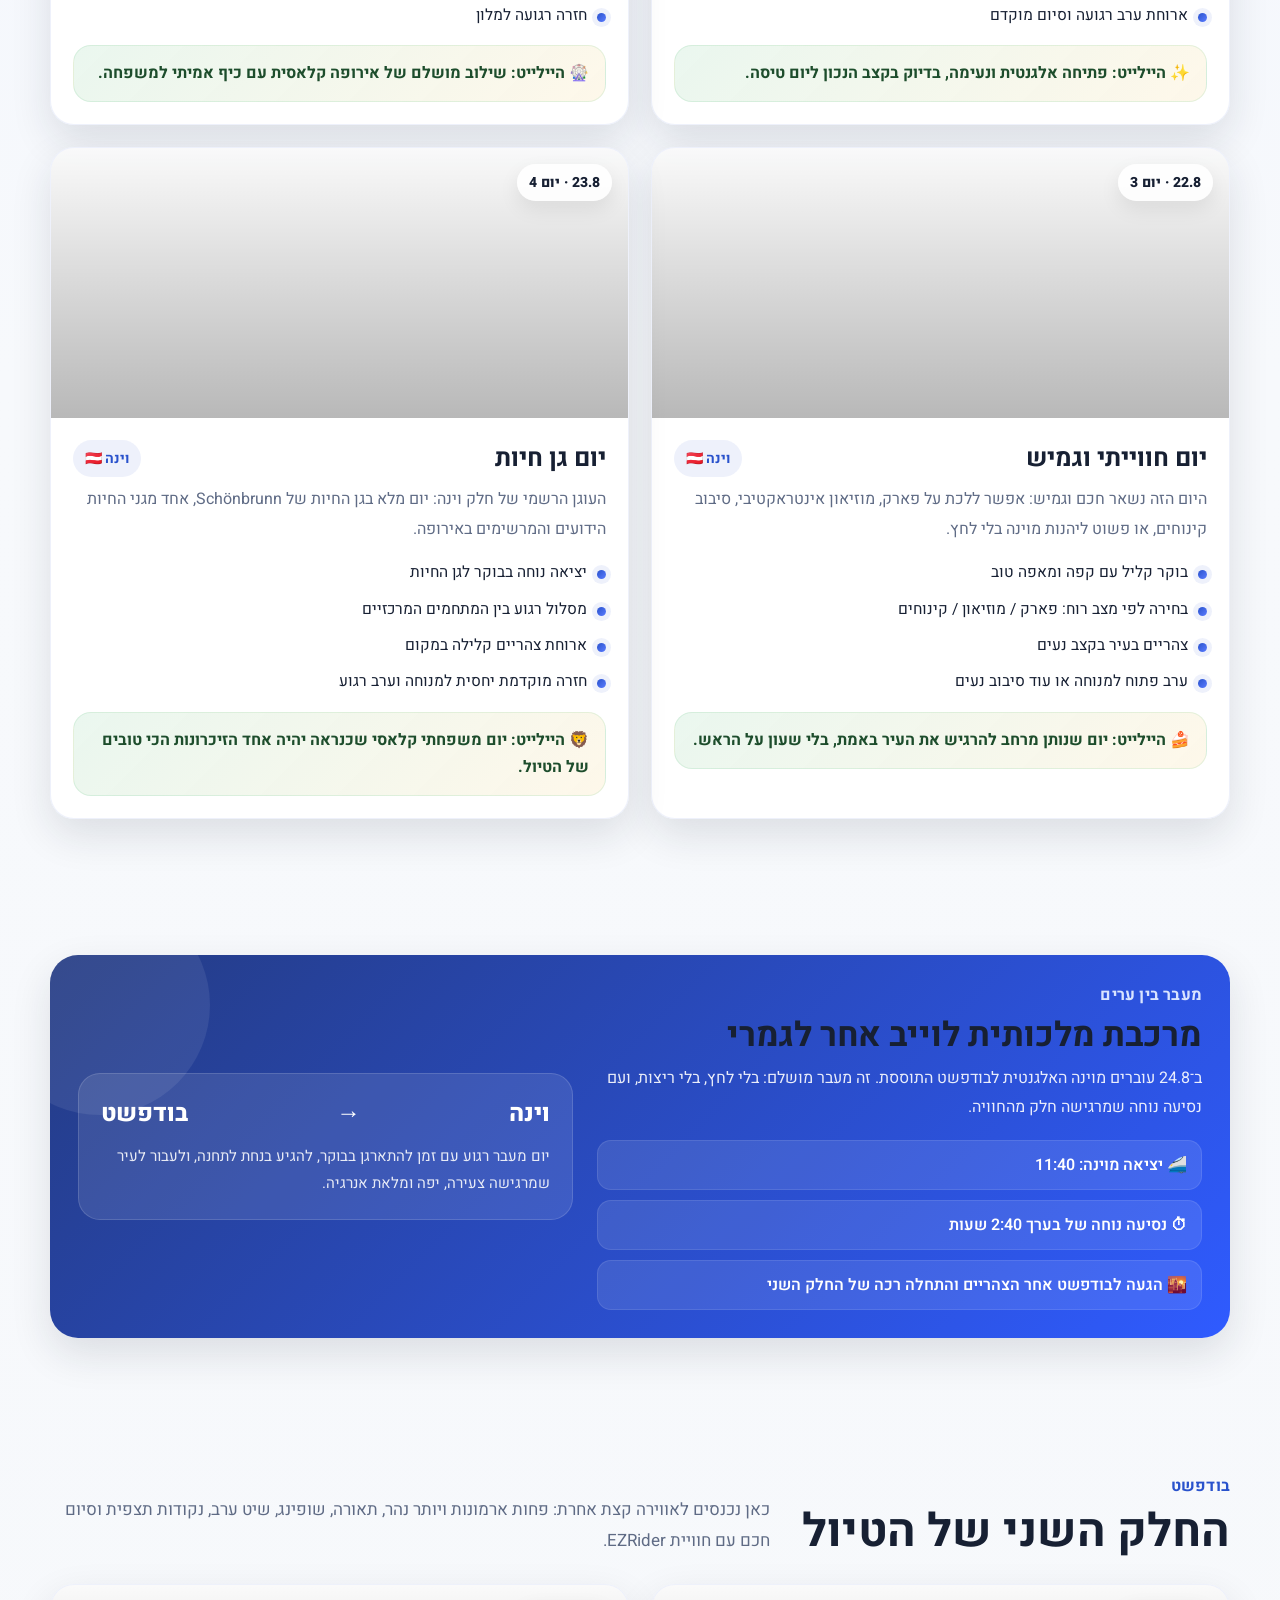
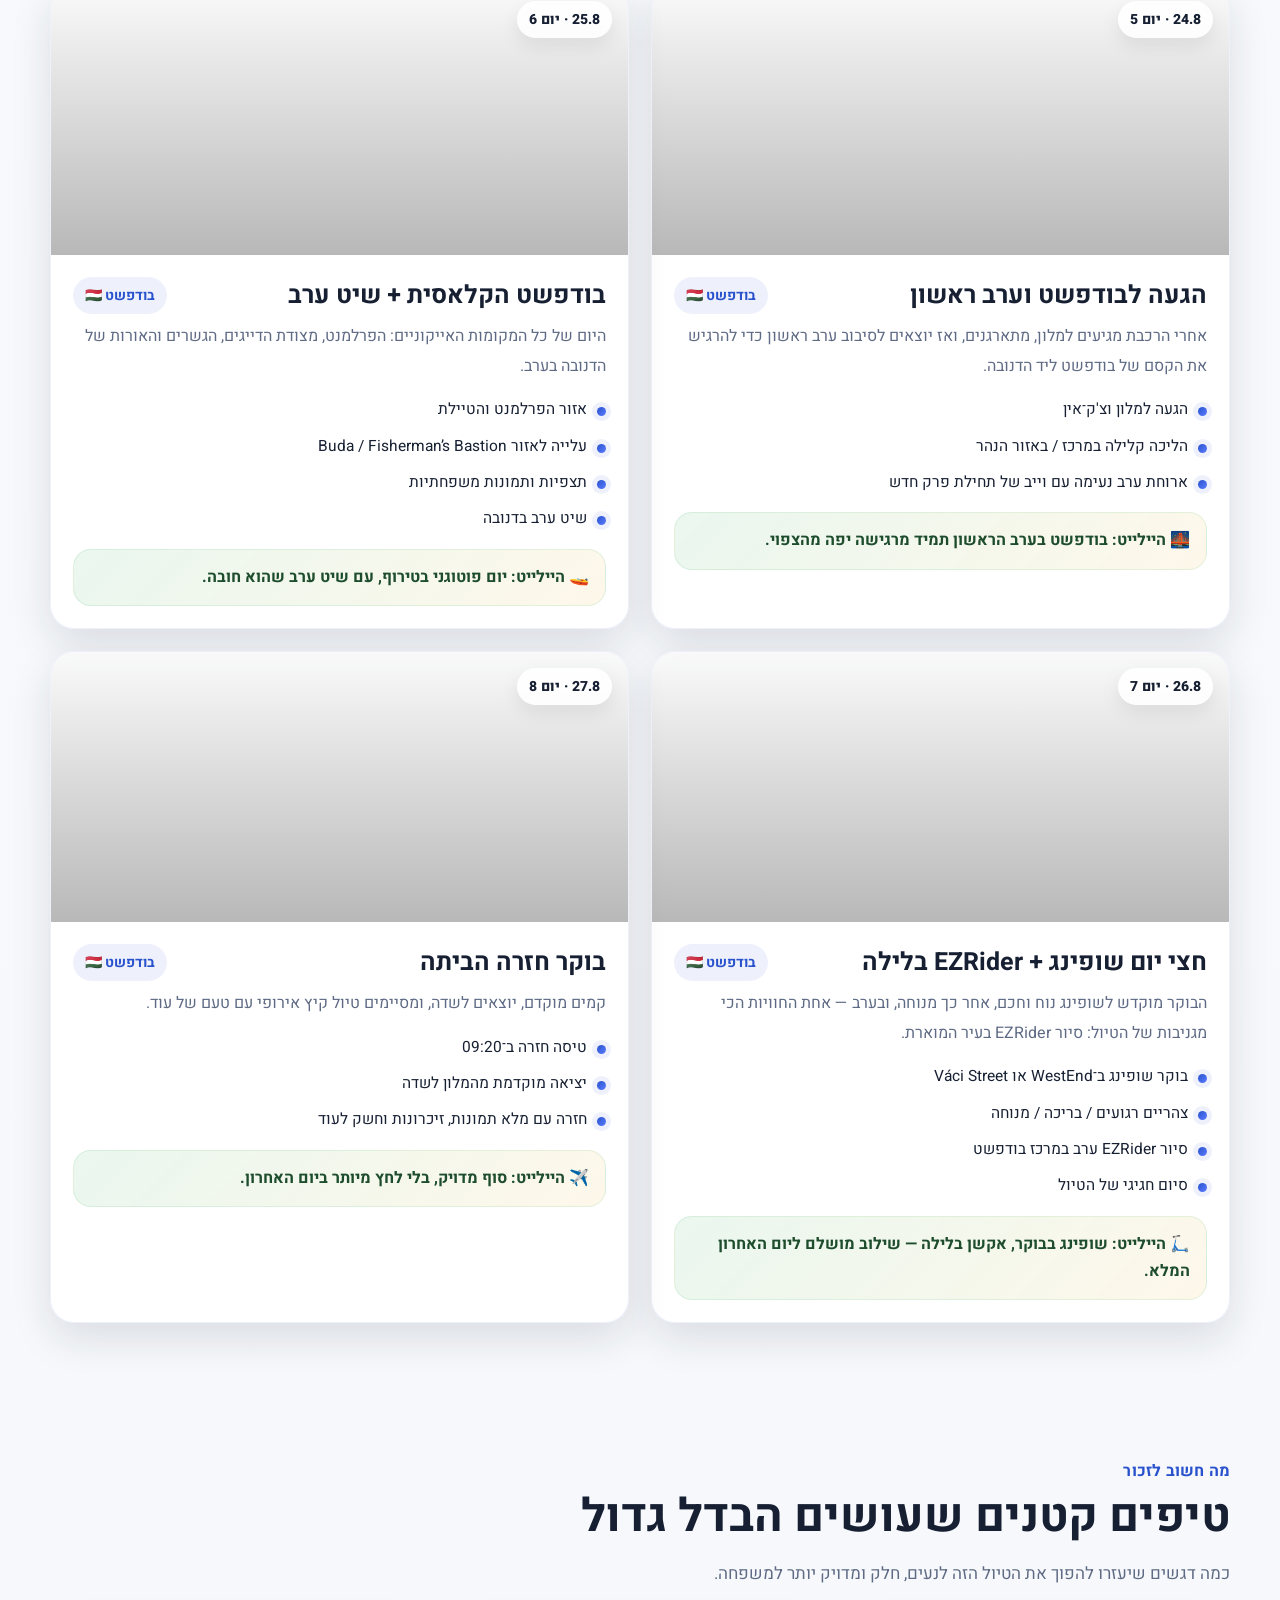
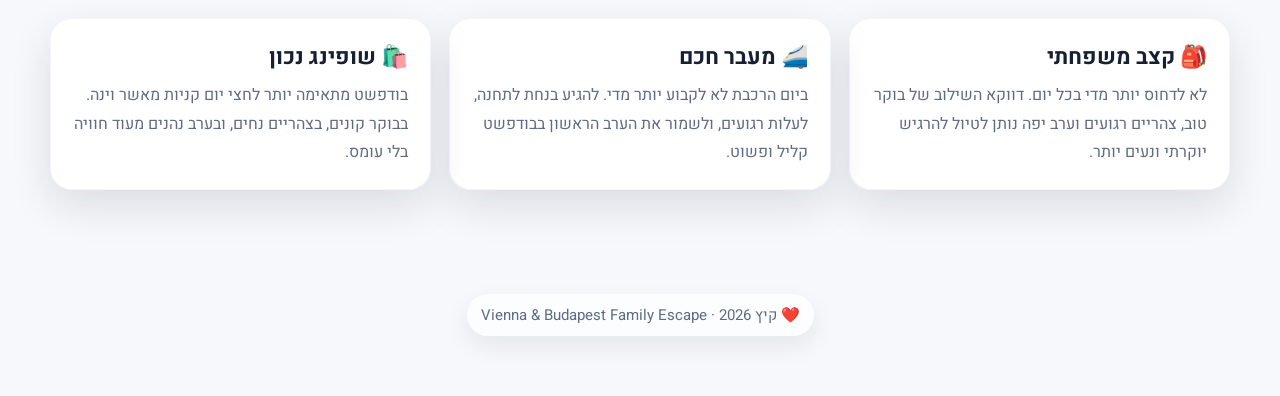
<file: Vacations/Summer2026/index.html>
<!DOCTYPE html>
<html lang="he" dir="rtl">
<head>
  <meta charset="UTF-8" />
  <meta name="viewport" content="width=device-width, initial-scale=1.0" />
  <title>קיץ 2026 | וינה ובודפשט</title>
  <link rel="preconnect" href="https://fonts.googleapis.com">
  <link rel="preconnect" href="https://fonts.gstatic.com" crossorigin>
  <link href="https://fonts.googleapis.com/css2?family=Heebo:wght@300;400;500;700;800&display=swap" rel="stylesheet">
  <style>
    :root {
      --bg: #f6f8fb;
      --card: rgba(255,255,255,0.92);
      --text: #172033;
      --muted: #5f6b85;
      --primary: #2952cc;
      --primary-2: #5b7cff;
      --accent: #16a34a;
      --gold: #f6c453;
      --shadow: 0 16px 40px rgba(23,32,51,0.12);
      --radius: 24px;
      --radius-sm: 16px;
      --max: 1180px;
    }

    * { box-sizing: border-box; }

    html {
      scroll-behavior: smooth;
    }

    body {
      margin: 0;
      font-family: "Heebo", Arial, sans-serif;
      background:
        radial-gradient(circle at top right, rgba(91,124,255,0.18), transparent 24%),
        radial-gradient(circle at top left, rgba(246,196,83,0.18), transparent 20%),
        linear-gradient(180deg, #eef3ff 0%, #f7f9fc 38%, #f6f8fb 100%);
      color: var(--text);
    }

    a {
      color: inherit;
      text-decoration: none;
    }

    .container {
      width: min(var(--max), calc(100% - 32px));
      margin: 0 auto;
    }

    .hero {
      position: relative;
      min-height: 90vh;
      display: grid;
      align-items: center;
      overflow: hidden;
      color: white;
      background:
        linear-gradient(180deg, rgba(15,23,42,0.22), rgba(15,23,42,0.56)),
        url('https://images.unsplash.com/photo-1516550893923-42d28e5677af?auto=format&fit=crop&w=1600&q=80') center/cover no-repeat;
    }

    .hero::after {
      content: "";
      position: absolute;
      inset: 0;
      background:
        linear-gradient(180deg, rgba(0,0,0,0.12) 0%, rgba(0,0,0,0.45) 100%);
      z-index: 0;
    }

    .hero-content {
      position: relative;
      z-index: 1;
      padding: 72px 0 56px;
    }

    .top-badge {
      display: inline-flex;
      align-items: center;
      gap: 10px;
      background: rgba(255,255,255,0.15);
      backdrop-filter: blur(10px);
      border: 1px solid rgba(255,255,255,0.18);
      padding: 10px 16px;
      border-radius: 999px;
      font-size: 15px;
      font-weight: 600;
      margin-bottom: 18px;
    }

    h1 {
      margin: 0 0 14px;
      font-size: clamp(38px, 7vw, 74px);
      line-height: 0.96;
      font-weight: 800;
      letter-spacing: -1px;
      max-width: 760px;
    }

    .hero-subtitle {
      max-width: 720px;
      font-size: clamp(18px, 2.5vw, 24px);
      line-height: 1.7;
      color: rgba(255,255,255,0.92);
      margin-bottom: 28px;
    }

    .hero-pills {
      display: flex;
      flex-wrap: wrap;
      gap: 12px;
      margin-bottom: 28px;
    }

    .pill {
      background: rgba(255,255,255,0.16);
      border: 1px solid rgba(255,255,255,0.18);
      color: white;
      padding: 10px 14px;
      border-radius: 999px;
      font-weight: 600;
      backdrop-filter: blur(10px);
    }

    .hero-actions {
      display: flex;
      flex-wrap: wrap;
      gap: 12px;
      margin-top: 12px;
    }

    .btn {
      display: inline-flex;
      align-items: center;
      justify-content: center;
      gap: 10px;
      padding: 14px 20px;
      border-radius: 14px;
      font-weight: 700;
      transition: 0.25s ease;
    }

    .btn-primary {
      background: white;
      color: #172033;
      box-shadow: 0 8px 24px rgba(0,0,0,0.18);
    }

    .btn-primary:hover { transform: translateY(-2px); }

    .btn-secondary {
      background: rgba(255,255,255,0.12);
      color: white;
      border: 1px solid rgba(255,255,255,0.2);
      backdrop-filter: blur(8px);
    }

    .btn-secondary:hover { background: rgba(255,255,255,0.18); }

    .floating-summary {
      position: relative;
      z-index: 2;
      margin-top: -52px;
    }

    .summary-card {
      background: rgba(255,255,255,0.82);
      backdrop-filter: blur(14px);
      border: 1px solid rgba(255,255,255,0.65);
      border-radius: 26px;
      box-shadow: var(--shadow);
      padding: 22px;
      display: grid;
      grid-template-columns: repeat(4, 1fr);
      gap: 16px;
    }

    .summary-item {
      background: rgba(255,255,255,0.65);
      border-radius: 18px;
      padding: 18px;
      text-align: center;
    }

    .summary-item .label {
      color: var(--muted);
      font-size: 14px;
      margin-bottom: 6px;
    }

    .summary-item .value {
      font-size: 24px;
      font-weight: 800;
      color: var(--text);
    }

    section {
      padding: 68px 0;
    }

    .section-head {
      display: flex;
      align-items: end;
      justify-content: space-between;
      gap: 18px;
      margin-bottom: 28px;
      flex-wrap: wrap;
    }

    .eyebrow {
      color: var(--primary);
      font-weight: 700;
      margin-bottom: 10px;
      letter-spacing: 0.2px;
    }

    h2 {
      margin: 0;
      font-size: clamp(30px, 4vw, 46px);
      line-height: 1.05;
      color: var(--text);
    }

    .section-desc {
      color: var(--muted);
      max-width: 720px;
      line-height: 1.8;
      font-size: 17px;
    }

    .cards-grid {
      display: grid;
      grid-template-columns: repeat(2, 1fr);
      gap: 22px;
    }

    .day-card {
      background: var(--card);
      border: 1px solid rgba(41,82,204,0.08);
      border-radius: var(--radius);
      overflow: hidden;
      box-shadow: var(--shadow);
      transition: 0.28s ease;
    }

    .day-card:hover {
      transform: translateY(-6px);
      box-shadow: 0 22px 46px rgba(23,32,51,0.16);
    }

    .day-image {
      height: 270px;
      background-size: cover;
      background-position: center;
      position: relative;
    }

    .day-image::after {
      content: "";
      position: absolute;
      inset: 0;
      background: linear-gradient(180deg, rgba(0,0,0,0.02), rgba(0,0,0,0.28));
    }

    .day-tag {
      position: absolute;
      top: 16px;
      right: 16px;
      z-index: 1;
      background: rgba(255,255,255,0.9);
      color: var(--text);
      border-radius: 999px;
      padding: 8px 12px;
      font-size: 14px;
      font-weight: 800;
      box-shadow: 0 8px 20px rgba(0,0,0,0.08);
    }

    .day-content {
      padding: 22px;
    }

    .day-title {
      display: flex;
      align-items: center;
      justify-content: space-between;
      gap: 14px;
      margin-bottom: 8px;
      flex-wrap: wrap;
    }

    .day-title h3 {
      margin: 0;
      font-size: 25px;
      line-height: 1.2;
    }

    .city-chip {
      background: rgba(41,82,204,0.08);
      color: var(--primary);
      font-weight: 700;
      padding: 8px 12px;
      border-radius: 999px;
      font-size: 14px;
    }

    .day-text {
      color: var(--muted);
      line-height: 1.85;
      margin-bottom: 16px;
      font-size: 16px;
    }

    .timeline {
      display: grid;
      gap: 10px;
      margin-bottom: 16px;
    }

    .timeline-item {
      display: flex;
      align-items: start;
      gap: 10px;
      color: var(--text);
      line-height: 1.7;
      font-size: 15.5px;
    }

    .timeline-item .dot {
      flex: 0 0 9px;
      height: 9px;
      border-radius: 50%;
      background: linear-gradient(135deg, var(--primary), var(--primary-2));
      margin-top: 10px;
      box-shadow: 0 0 0 5px rgba(41,82,204,0.08);
    }

    .highlight-box {
      background: linear-gradient(135deg, rgba(22,163,74,0.09), rgba(246,196,83,0.12));
      border: 1px solid rgba(22,163,74,0.1);
      border-radius: 18px;
      padding: 14px 16px;
      font-weight: 700;
      color: #1d4d2c;
      line-height: 1.7;
    }

    .transfer-card {
      background: linear-gradient(135deg, #243b82, #2f5bff);
      color: white;
      border-radius: 28px;
      padding: 28px;
      box-shadow: var(--shadow);
      display: grid;
      grid-template-columns: 1.1fr 0.9fr;
      gap: 24px;
      align-items: center;
      overflow: hidden;
      position: relative;
    }

    .transfer-card::before {
      content: "";
      position: absolute;
      width: 220px;
      height: 220px;
      background: rgba(255,255,255,0.08);
      border-radius: 50%;
      top: -60px;
      left: -60px;
    }

    .transfer-left, .transfer-right {
      position: relative;
      z-index: 1;
    }

    .transfer-title {
      margin: 0 0 10px;
      font-size: 34px;
      line-height: 1.1;
    }

    .transfer-text {
      color: rgba(255,255,255,0.9);
      line-height: 1.8;
      font-size: 16px;
      margin-bottom: 18px;
    }

    .transfer-points {
      display: grid;
      gap: 10px;
    }

    .transfer-points div {
      background: rgba(255,255,255,0.1);
      border: 1px solid rgba(255,255,255,0.1);
      padding: 12px 14px;
      border-radius: 14px;
      font-weight: 600;
    }

    .route-box {
      background: rgba(255,255,255,0.1);
      border-radius: 22px;
      padding: 22px;
      border: 1px solid rgba(255,255,255,0.14);
    }

    .route-line {
      display: flex;
      align-items: center;
      justify-content: space-between;
      gap: 12px;
      font-size: 24px;
      font-weight: 800;
      margin-bottom: 12px;
    }

    .route-meta {
      color: rgba(255,255,255,0.88);
      line-height: 1.8;
      font-size: 15px;
    }

    .tips-grid {
      display: grid;
      grid-template-columns: repeat(3, 1fr);
      gap: 18px;
    }

    .tip-card {
      background: var(--card);
      border-radius: 22px;
      padding: 22px;
      box-shadow: var(--shadow);
      border: 1px solid rgba(41,82,204,0.06);
    }

    .tip-card h4 {
      margin: 0 0 8px;
      font-size: 22px;
    }

    .tip-card p {
      margin: 0;
      color: var(--muted);
      line-height: 1.8;
    }

    .footer {
      padding: 36px 0 60px;
      text-align: center;
      color: var(--muted);
      font-size: 15px;
    }

    .credit {
      display: inline-flex;
      align-items: center;
      gap: 8px;
      background: rgba(255,255,255,0.72);
      border-radius: 999px;
      padding: 10px 14px;
      box-shadow: 0 10px 24px rgba(23,32,51,0.08);
    }

    @media (max-width: 980px) {
      .summary-card,
      .cards-grid,
      .tips-grid,
      .transfer-card {
        grid-template-columns: 1fr;
      }

      .hero {
        min-height: 78vh;
      }

      .day-image {
        height: 230px;
      }
    }

    @media (max-width: 640px) {
      .container {
        width: min(var(--max), calc(100% - 20px));
      }

      .hero-content {
        padding-top: 58px;
      }

      .summary-card {
        padding: 14px;
        gap: 12px;
      }

      .summary-item {
        padding: 16px 14px;
      }

      .section-desc {
        font-size: 15.5px;
      }

      .day-content {
        padding: 18px;
      }

      .transfer-title {
        font-size: 28px;
      }

      .route-line {
        font-size: 20px;
      }
    }
  </style>
</head>
<body>

  <header class="hero">
    <div class="container hero-content">
      <div class="top-badge">☀️ קיץ 2026 · טיול משפחתי לארבעה</div>
      <h1>וינה & בודפשט<br>חופשה משפחתית מושלמת</h1>
      <div class="hero-subtitle">
        20–27 באוגוסט 2026 · אבי, אלינור, אלמה ואליאנה · שילוב מדויק של אירופה קלאסית,
        גן חיות, שופינג, שיט ערב וסיור EZRider בבודפשט.
      </div>

      <div class="hero-pills">
        <div class="pill">✈️ 20.8 טיסה לוינה</div>
        <div class="pill">🚄 24.8 רכבת לוינה–בודפשט 11:40</div>
        <div class="pill">✈️ 27.8 חזרה מבודפשט 09:20</div>
        <div class="pill">🦁 23.8 גן חיות בוינה</div>
      </div>

      <div class="hero-actions">
        <a href="#itinerary" class="btn btn-primary">לתוכנית המלאה</a>
        <a href="#tips" class="btn btn-secondary">טיפים חשובים</a>
      </div>
    </div>
  </header>

  <div class="container floating-summary">
    <div class="summary-card">
      <div class="summary-item">
        <div class="label">יעדים</div>
        <div class="value">2 ערים</div>
      </div>
      <div class="summary-item">
        <div class="label">לילות</div>
        <div class="value">7</div>
      </div>
      <div class="summary-item">
        <div class="label">הרכב</div>
        <div class="value">4 נפשות</div>
      </div>
      <div class="summary-item">
        <div class="label">סגנון</div>
        <div class="value">רגוע + כיפי</div>
      </div>
    </div>
  </div>

  <section id="itinerary">
    <div class="container">
      <div class="section-head">
        <div>
          <div class="eyebrow">המסלול</div>
          <h2>הלוז המשפחתי</h2>
        </div>
        <div class="section-desc">
          בנוי בקצב נעים, בלי להעמיס מדי, עם איזון בין חוויות לילדות, נופים אורבניים,
          זמן איכות משפחתי ורגעים של “וואו” בכל עיר.
        </div>
      </div>

      <div class="cards-grid">

        <article class="day-card">
          <div class="day-image" style="background-image:url('https://images.unsplash.com/photo-1516550893923-42d28e5677af?auto=format&fit=crop&w=1400&q=80');">
            <div class="day-tag">20.8 · יום 1</div>
          </div>
          <div class="day-content">
            <div class="day-title">
              <h3>נחיתה והתאקלמות בוינה</h3>
              <div class="city-chip">וינה 🇦🇹</div>
            </div>
            <div class="day-text">
              מתחילים רגוע: נחיתה מוקדמת, הגעה למלון, אוויר ראשון של אירופה, וסיבוב פתיחה קליל
              במרכז העיר בלי לרוץ ובלי להעמיס.
            </div>
            <div class="timeline">
              <div class="timeline-item"><span class="dot"></span><span>טיסה ב־06:20 והגעה לוינה</span></div>
              <div class="timeline-item"><span class="dot"></span><span>צ'ק־אין / השארת מזוודות ומנוחה קלה</span></div>
              <div class="timeline-item"><span class="dot"></span><span>סיבוב ראשון באזור Stephansplatz והרחובות היפים של המרכז</span></div>
              <div class="timeline-item"><span class="dot"></span><span>ארוחת ערב רגועה וסיום מוקדם</span></div>
            </div>
            <div class="highlight-box">✨ היילייט: פתיחה אלגנטית ונעימה, בדיוק בקצב הנכון ליום טיסה.</div>
          </div>
        </article>

        <article class="day-card">
          <div class="day-image" style="background-image:url('https://images.unsplash.com/photo-1560969184-10fe8719e047?auto=format&fit=crop&w=1400&q=80');">
            <div class="day-tag">21.8 · יום 2</div>
          </div>
          <div class="day-content">
            <div class="day-title">
              <h3>שנברון + פראטר</h3>
              <div class="city-chip">וינה 🇦🇹</div>
            </div>
            <div class="day-text">
              יום וינאי קלאסי עם תמהיל מושלם: גנים מרשימים, מרחבים יפים לילדות,
              ובערב אווירה כיפית וקלילה בפראטר.
            </div>
            <div class="timeline">
              <div class="timeline-item"><span class="dot"></span><span>בוקר בארמון וגני Schönbrunn</span></div>
              <div class="timeline-item"><span class="dot"></span><span>זמן חופשי בגנים, תמונות והפסקת קפה/גלידה</span></div>
              <div class="timeline-item"><span class="dot"></span><span>אחה"צ/ערב בפראטר ובאזור הגלגל הענק</span></div>
              <div class="timeline-item"><span class="dot"></span><span>חזרה רגועה למלון</span></div>
            </div>
            <div class="highlight-box">🎡 היילייט: שילוב מושלם של אירופה קלאסית עם כיף אמיתי למשפחה.</div>
          </div>
        </article>

        <article class="day-card">
          <div class="day-image" style="background-image:url('https://images.unsplash.com/photo-1504384308090-c894fdcc538d?auto=format&fit=crop&w=1400&q=80');">
            <div class="day-tag">22.8 · יום 3</div>
          </div>
          <div class="day-content">
            <div class="day-title">
              <h3>יום חווייתי וגמיש</h3>
              <div class="city-chip">וינה 🇦🇹</div>
            </div>
            <div class="day-text">
              היום הזה נשאר חכם וגמיש: אפשר ללכת על פארק, מוזיאון אינטראקטיבי, סיבוב קינוחים,
              או פשוט ליהנות מוינה בלי לחץ.
            </div>
            <div class="timeline">
              <div class="timeline-item"><span class="dot"></span><span>בוקר קליל עם קפה ומאפה טוב</span></div>
              <div class="timeline-item"><span class="dot"></span><span>בחירה לפי מצב רוח: פארק / מוזיאון / קינוחים</span></div>
              <div class="timeline-item"><span class="dot"></span><span>צהריים בעיר בקצב נעים</span></div>
              <div class="timeline-item"><span class="dot"></span><span>ערב פתוח למנוחה או עוד סיבוב נעים</span></div>
            </div>
            <div class="highlight-box">🍰 היילייט: יום שנותן מרחב להרגיש את העיר באמת, בלי שעון על הראש.</div>
          </div>
        </article>

        <article class="day-card">
          <div class="day-image" style="background-image:url('https://images.unsplash.com/photo-1546182990-dffeafbe841d?auto=format&fit=crop&w=1400&q=80');">
            <div class="day-tag">23.8 · יום 4</div>
          </div>
          <div class="day-content">
            <div class="day-title">
              <h3>יום גן חיות</h3>
              <div class="city-chip">וינה 🇦🇹</div>
            </div>
            <div class="day-text">
              העוגן הרשמי של חלק וינה: יום מלא בגן החיות של Schönbrunn,
              אחד מגני החיות הידועים והמרשימים באירופה.
            </div>
            <div class="timeline">
              <div class="timeline-item"><span class="dot"></span><span>יציאה נוחה בבוקר לגן החיות</span></div>
              <div class="timeline-item"><span class="dot"></span><span>מסלול רגוע בין המתחמים המרכזיים</span></div>
              <div class="timeline-item"><span class="dot"></span><span>ארוחת צהריים קלילה במקום</span></div>
              <div class="timeline-item"><span class="dot"></span><span>חזרה מוקדמת יחסית למנוחה וערב רגוע</span></div>
            </div>
            <div class="highlight-box">🦁 היילייט: יום משפחתי קלאסי שכנראה יהיה אחד הזיכרונות הכי טובים של הטיול.</div>
          </div>
        </article>

      </div>
    </div>
  </section>

  <section>
    <div class="container">
      <div class="transfer-card">
        <div class="transfer-left">
          <div class="eyebrow" style="color:#d9e4ff;">מעבר בין ערים</div>
          <h2 class="transfer-title">מרכבת מלכותית לוייב אחר לגמרי</h2>
          <div class="transfer-text">
            ב־24.8 עוברים מוינה האלגנטית לבודפשט התוססת. זה מעבר מושלם:
            בלי לחץ, בלי ריצות, ועם נסיעה נוחה שמרגישה חלק מהחוויה.
          </div>
          <div class="transfer-points">
            <div>🚄 יציאה מוינה: 11:40</div>
            <div>⏱ נסיעה נוחה של בערך 2:40 שעות</div>
            <div>🌇 הגעה לבודפשט אחר הצהריים והתחלה רכה של החלק השני</div>
          </div>
        </div>
        <div class="transfer-right">
          <div class="route-box">
            <div class="route-line">
              <span>וינה</span>
              <span>→</span>
              <span>בודפשט</span>
            </div>
            <div class="route-meta">
              יום מעבר רגוע עם זמן להתארגן בבוקר, להגיע בנחת לתחנה,
              ולעבור לעיר שמרגישה צעירה, יפה ומלאת אנרגיה.
            </div>
          </div>
        </div>
      </div>
    </div>
  </section>

  <section>
    <div class="container">
      <div class="section-head">
        <div>
          <div class="eyebrow">בודפשט</div>
          <h2>החלק השני של הטיול</h2>
        </div>
        <div class="section-desc">
          כאן נכנסים לאווירה קצת אחרת: פחות ארמונות ויותר נהר, תאורה, שופינג,
          שיט ערב, נקודות תצפית וסיום חכם עם חוויית EZRider.
        </div>
      </div>

      <div class="cards-grid">

        <article class="day-card">
          <div class="day-image" style="background-image:url('https://images.unsplash.com/photo-1549877452-9c387954fbc2?auto=format&fit=crop&w=1400&q=80');">
            <div class="day-tag">24.8 · יום 5</div>
          </div>
          <div class="day-content">
            <div class="day-title">
              <h3>הגעה לבודפשט וערב ראשון</h3>
              <div class="city-chip">בודפשט 🇭🇺</div>
            </div>
            <div class="day-text">
              אחרי הרכבת מגיעים למלון, מתארגנים, ואז יוצאים לסיבוב ערב ראשון
              כדי להרגיש את הקסם של בודפשט ליד הדנובה.
            </div>
            <div class="timeline">
              <div class="timeline-item"><span class="dot"></span><span>הגעה למלון וצ'ק־אין</span></div>
              <div class="timeline-item"><span class="dot"></span><span>הליכה קלילה במרכז / באזור הנהר</span></div>
              <div class="timeline-item"><span class="dot"></span><span>ארוחת ערב נעימה עם וייב של תחילת פרק חדש</span></div>
            </div>
            <div class="highlight-box">🌉 היילייט: בודפשט בערב הראשון תמיד מרגישה יפה מהצפוי.</div>
          </div>
        </article>

        <article class="day-card">
          <div class="day-image" style="background-image:url('https://images.unsplash.com/photo-1541849546-216549ae216d?auto=format&fit=crop&w=1400&q=80');">
            <div class="day-tag">25.8 · יום 6</div>
          </div>
          <div class="day-content">
            <div class="day-title">
              <h3>בודפשט הקלאסית + שיט ערב</h3>
              <div class="city-chip">בודפשט 🇭🇺</div>
            </div>
            <div class="day-text">
              היום של כל המקומות האייקוניים: הפרלמנט, מצודת הדייגים, הגשרים
              והאורות של הדנובה בערב.
            </div>
            <div class="timeline">
              <div class="timeline-item"><span class="dot"></span><span>אזור הפרלמנט והטיילת</span></div>
              <div class="timeline-item"><span class="dot"></span><span>עלייה לאזור Buda / Fisherman’s Bastion</span></div>
              <div class="timeline-item"><span class="dot"></span><span>תצפיות ותמונות משפחתיות</span></div>
              <div class="timeline-item"><span class="dot"></span><span>שיט ערב בדנובה</span></div>
            </div>
            <div class="highlight-box">🚤 היילייט: יום פוטוגני בטירוף, עם שיט ערב שהוא חובה.</div>
          </div>
        </article>

        <article class="day-card">
          <div class="day-image" style="background-image:url('https://images.unsplash.com/photo-1512436991641-6745cdb1723f?auto=format&fit=crop&w=1400&q=80');">
            <div class="day-tag">26.8 · יום 7</div>
          </div>
          <div class="day-content">
            <div class="day-title">
              <h3>חצי יום שופינג + EZRider בלילה</h3>
              <div class="city-chip">בודפשט 🇭🇺</div>
            </div>
            <div class="day-text">
              הבוקר מוקדש לשופינג נוח וחכם, אחר כך מנוחה, ובערב —
              אחת החוויות הכי מגניבות של הטיול: סיור EZRider בעיר המוארת.
            </div>
            <div class="timeline">
              <div class="timeline-item"><span class="dot"></span><span>בוקר שופינג ב־WestEnd או Váci Street</span></div>
              <div class="timeline-item"><span class="dot"></span><span>צהריים רגועים / בריכה / מנוחה</span></div>
              <div class="timeline-item"><span class="dot"></span><span>סיור EZRider ערב במרכז בודפשט</span></div>
              <div class="timeline-item"><span class="dot"></span><span>סיום חגיגי של הטיול</span></div>
            </div>
            <div class="highlight-box">🛴 היילייט: שופינג בבוקר, אקשן בלילה — שילוב מושלם ליום האחרון המלא.</div>
          </div>
        </article>

        <article class="day-card">
          <div class="day-image" style="background-image:url('https://images.unsplash.com/photo-1436491865332-7a61a109cc05?auto=format&fit=crop&w=1400&q=80');">
            <div class="day-tag">27.8 · יום 8</div>
          </div>
          <div class="day-content">
            <div class="day-title">
              <h3>בוקר חזרה הביתה</h3>
              <div class="city-chip">בודפשט 🇭🇺</div>
            </div>
            <div class="day-text">
              קמים מוקדם, יוצאים לשדה, ומסיימים טיול קיץ אירופי עם טעם של עוד.
            </div>
            <div class="timeline">
              <div class="timeline-item"><span class="dot"></span><span>טיסה חזרה ב־09:20</span></div>
              <div class="timeline-item"><span class="dot"></span><span>יציאה מוקדמת מהמלון לשדה</span></div>
              <div class="timeline-item"><span class="dot"></span><span>חזרה עם מלא תמונות, זיכרונות וחשק לעוד</span></div>
            </div>
            <div class="highlight-box">✈️ היילייט: סוף מדויק, בלי לחץ מיותר ביום האחרון.</div>
          </div>
        </article>

      </div>
    </div>
  </section>

  <section id="tips">
    <div class="container">
      <div class="section-head">
        <div>
          <div class="eyebrow">מה חשוב לזכור</div>
          <h2>טיפים קטנים שעושים הבדל גדול</h2>
        </div>
        <div class="section-desc">
          כמה דגשים שיעזרו להפוך את הטיול הזה לנעים, חלק ומדויק יותר למשפחה.
        </div>
      </div>

      <div class="tips-grid">
        <div class="tip-card">
          <h4>🎒 קצב משפחתי</h4>
          <p>
            לא לדחוס יותר מדי בכל יום. דווקא השילוב של בוקר טוב, צהריים רגועים
            וערב יפה נותן לטיול להרגיש יוקרתי ונעים יותר.
          </p>
        </div>

        <div class="tip-card">
          <h4>🚄 מעבר חכם</h4>
          <p>
            ביום הרכבת לא לקבוע יותר מדי. להגיע בנחת לתחנה, לעלות רגועים,
            ולשמור את הערב הראשון בבודפשט קליל ופשוט.
          </p>
        </div>

        <div class="tip-card">
          <h4>🛍️ שופינג נכון</h4>
          <p>
            בודפשט מתאימה יותר לחצי יום קניות מאשר וינה. בבוקר קונים, בצהריים נחים,
            ובערב נהנים מעוד חוויה בלי עומס.
          </p>
        </div>
      </div>
    </div>
  </section>

  <footer class="footer">
    <div class="container">
      <div class="credit">❤️ קיץ 2026 · Vienna & Budapest Family Escape</div>
    </div>
  </footer>

</body>
</html>
</file>
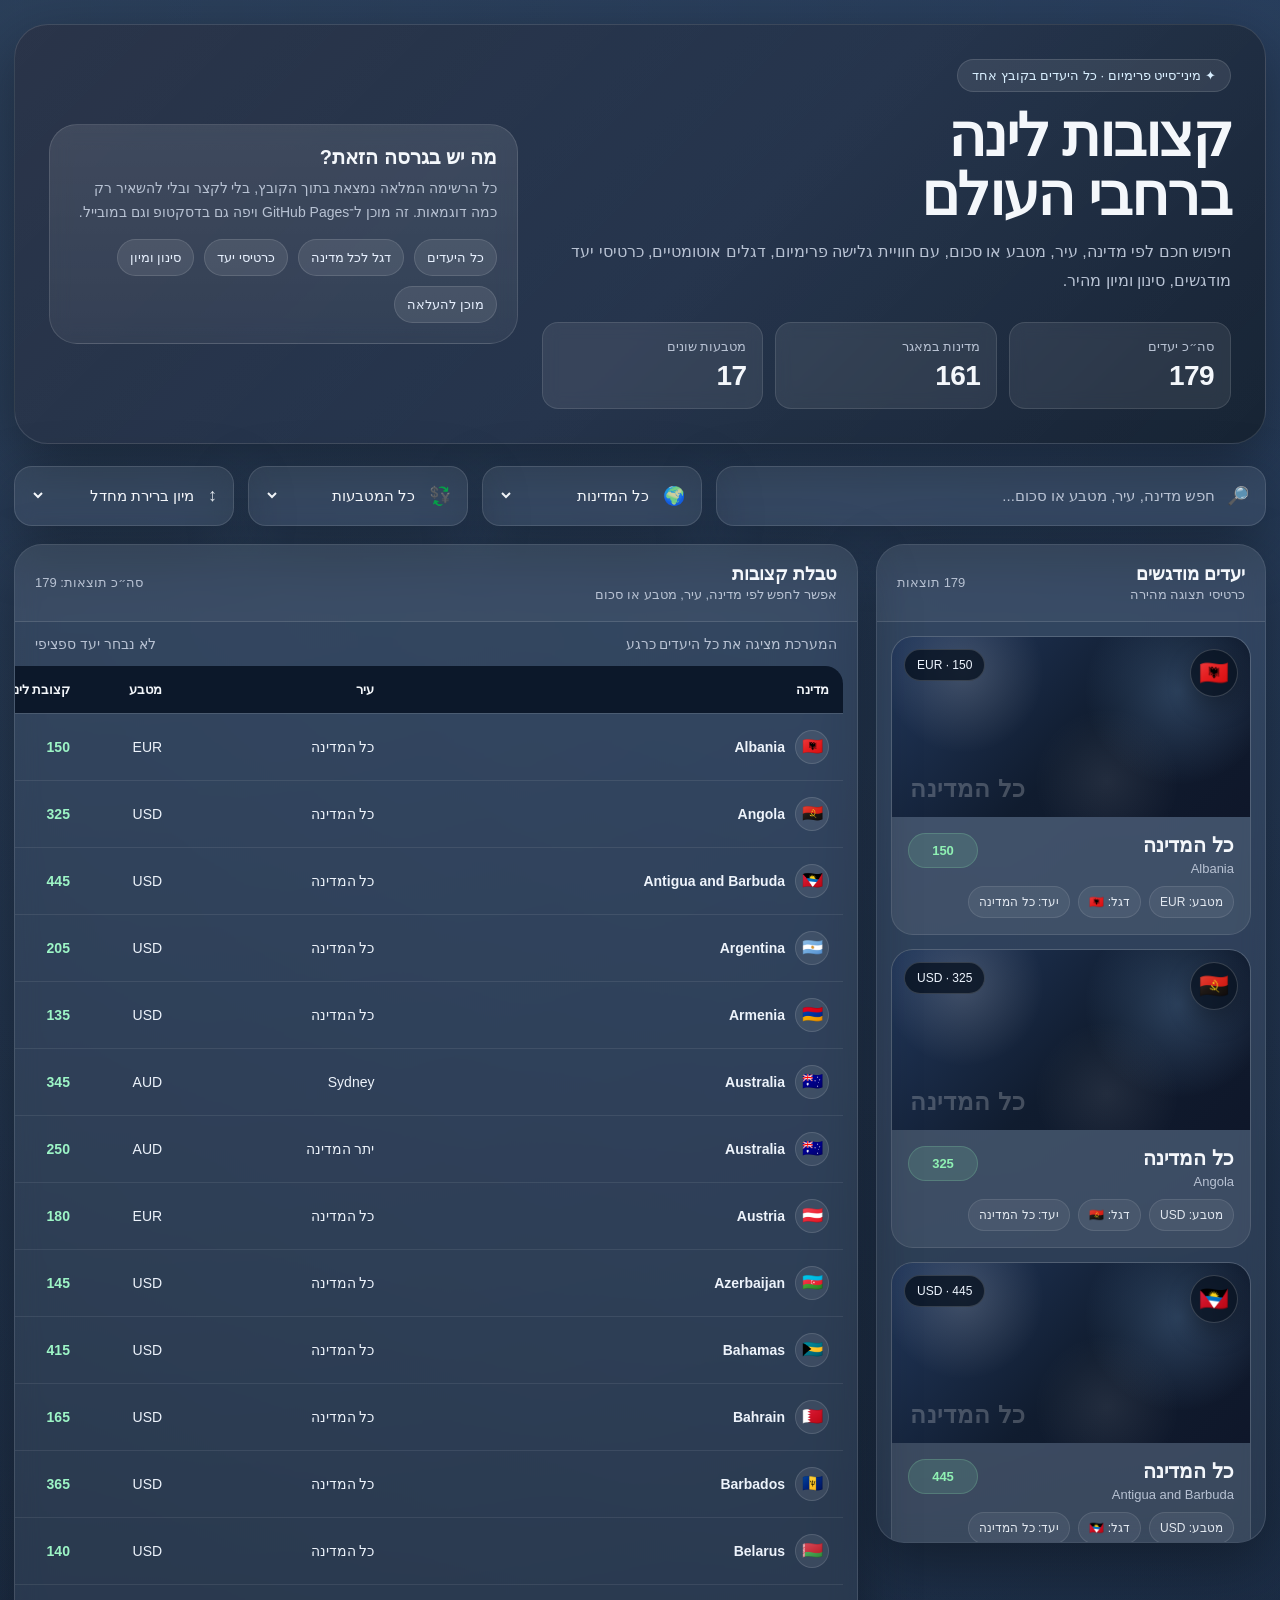
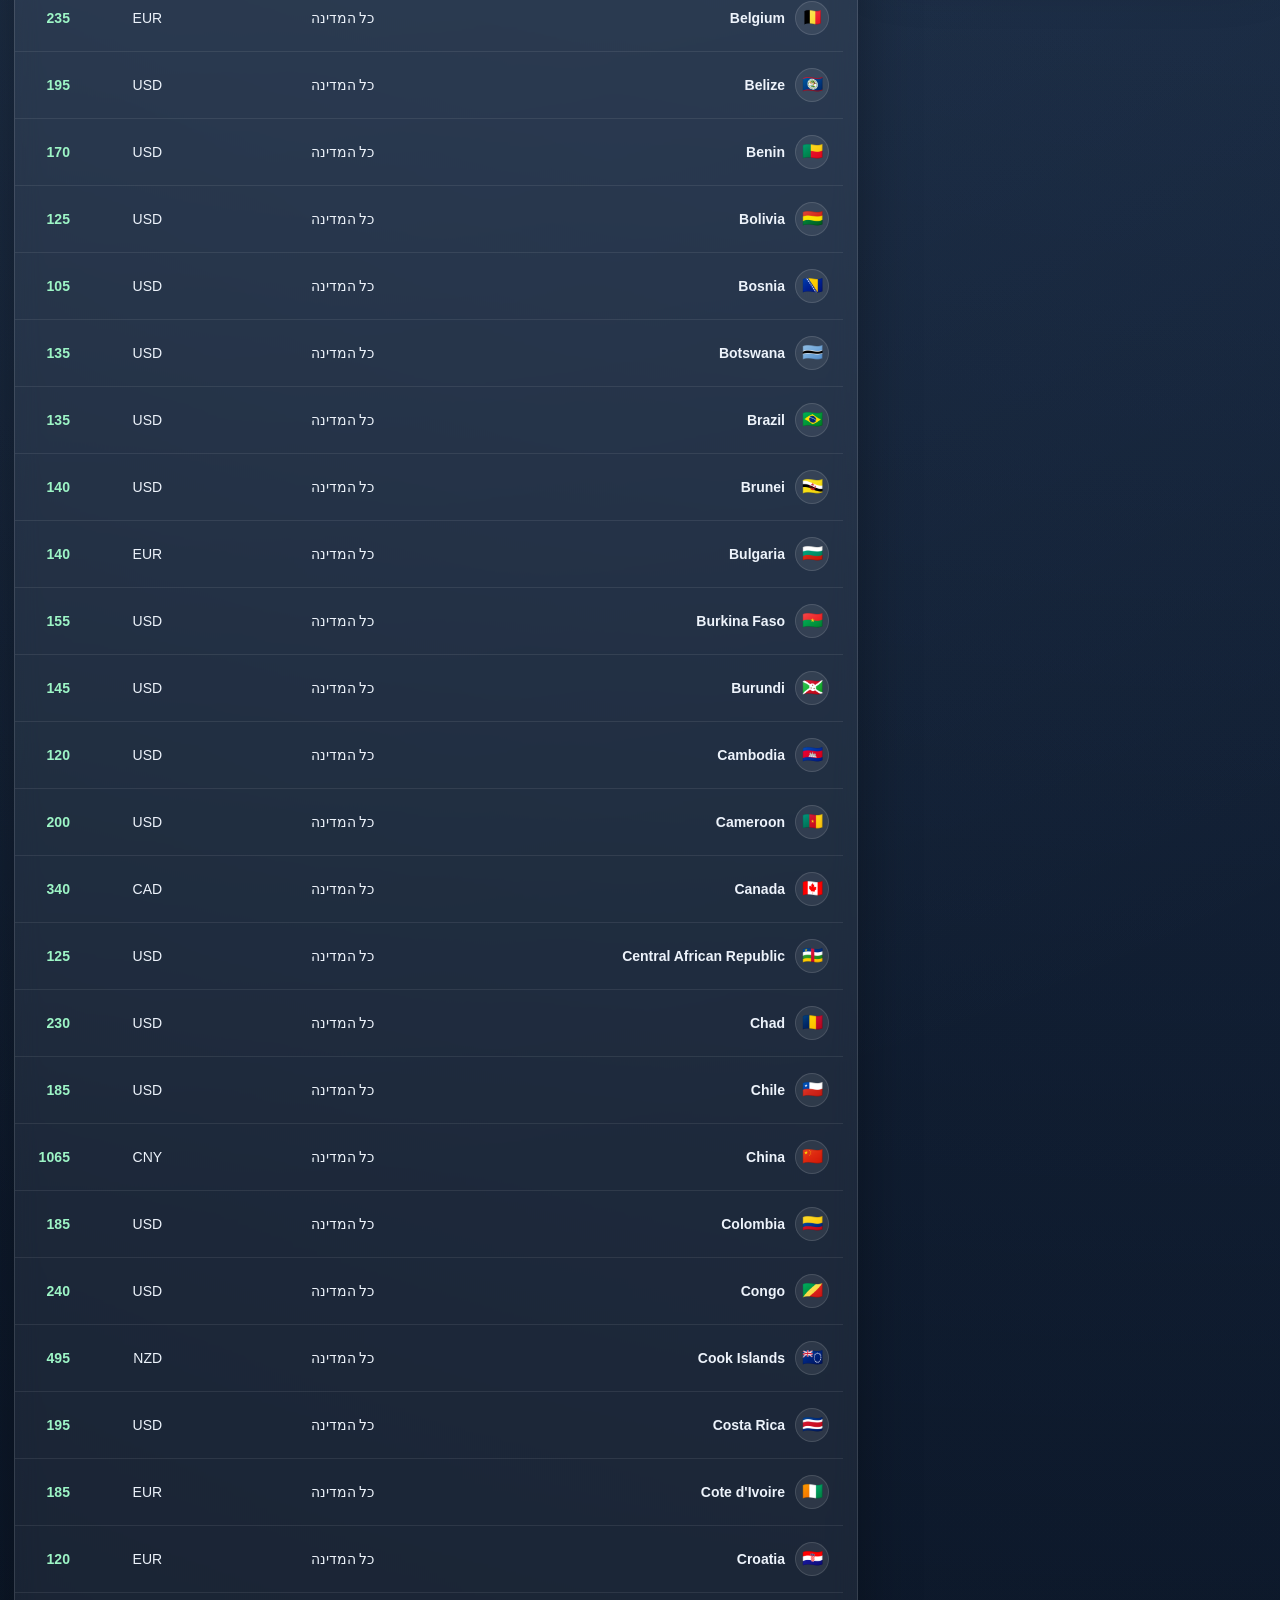
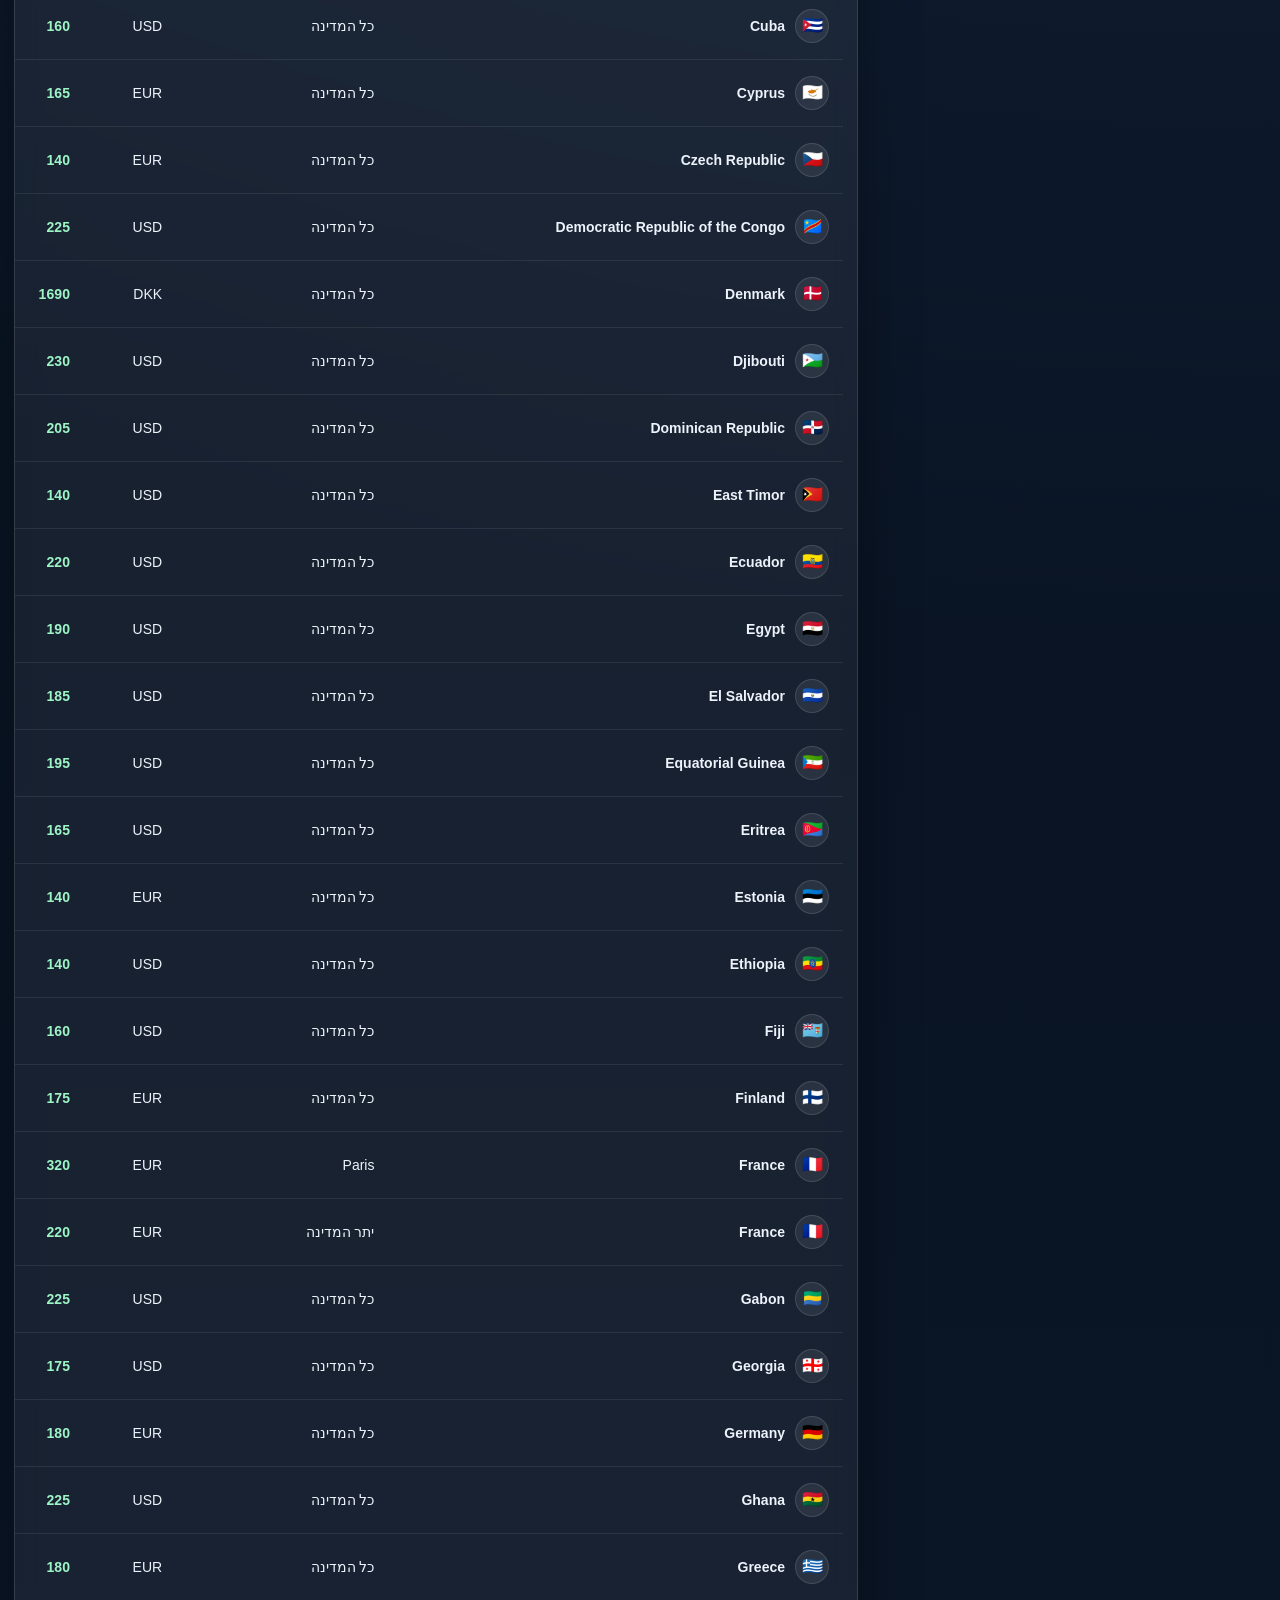
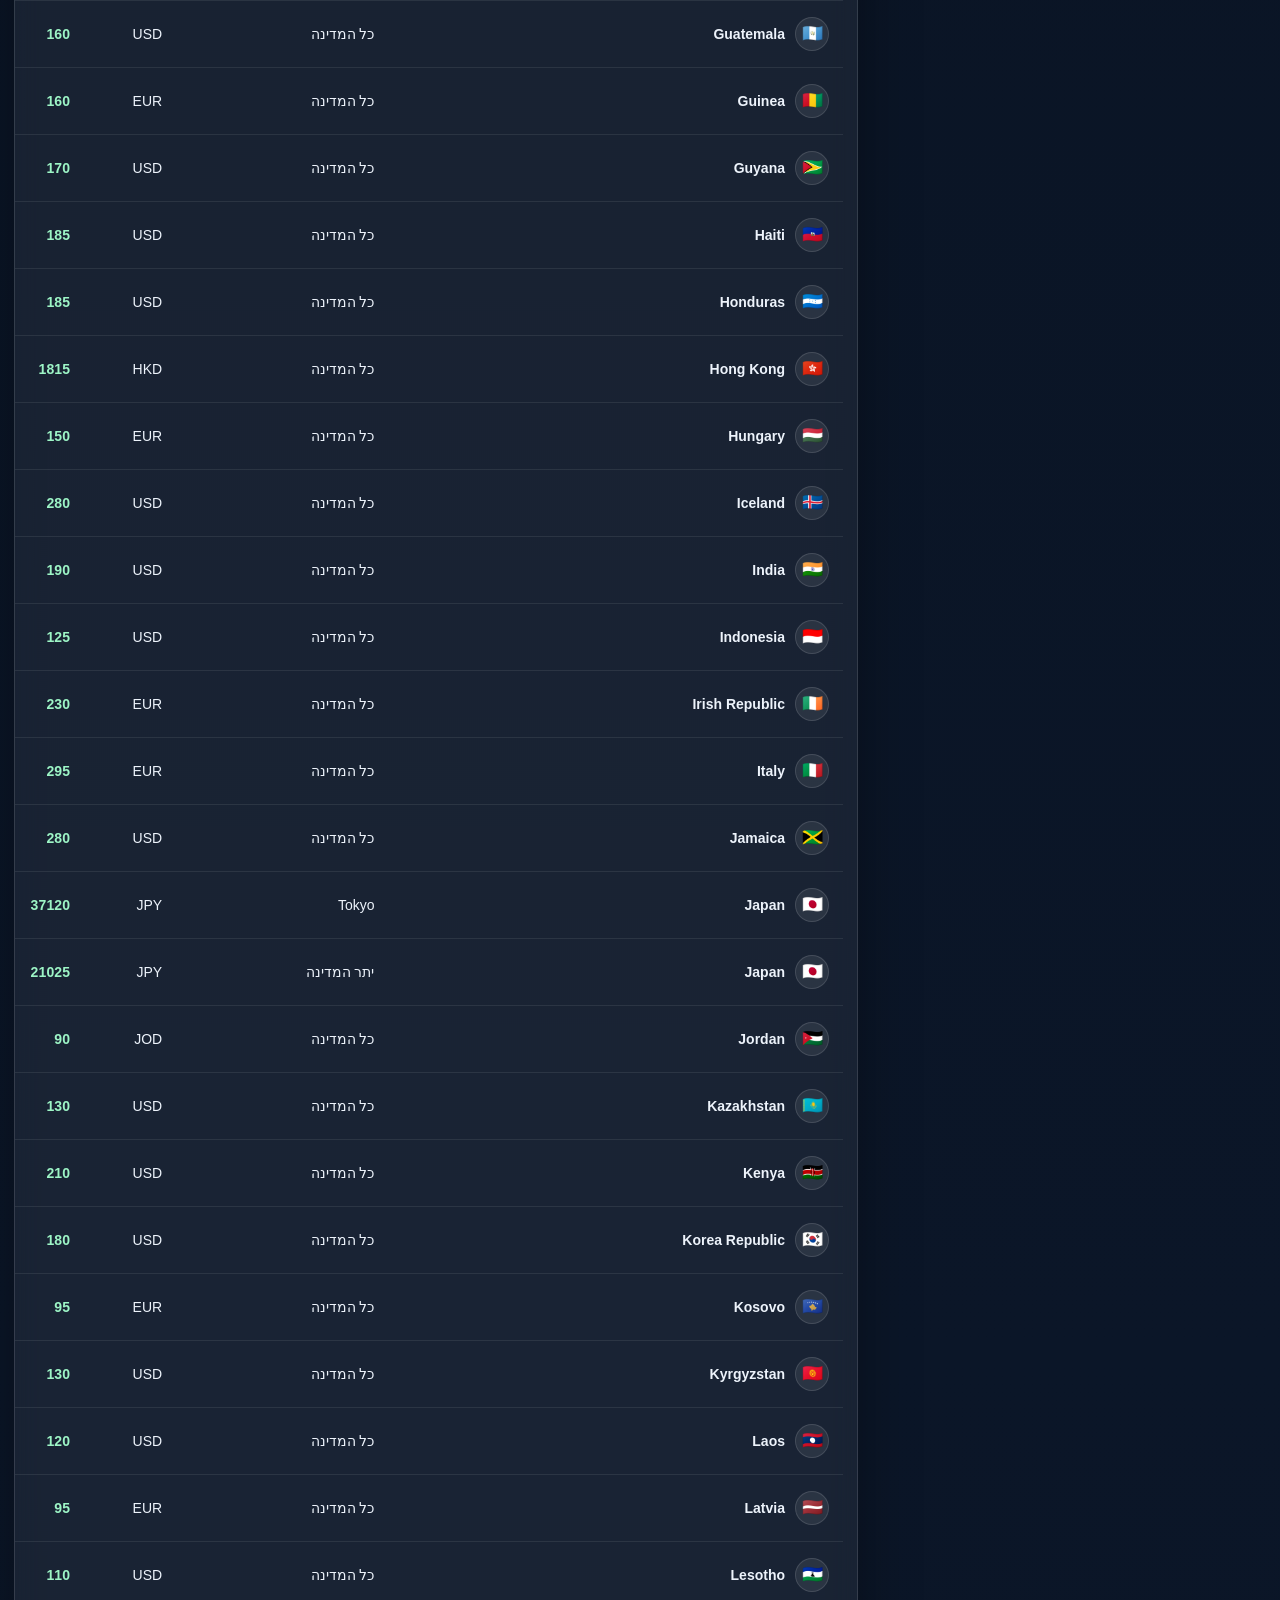
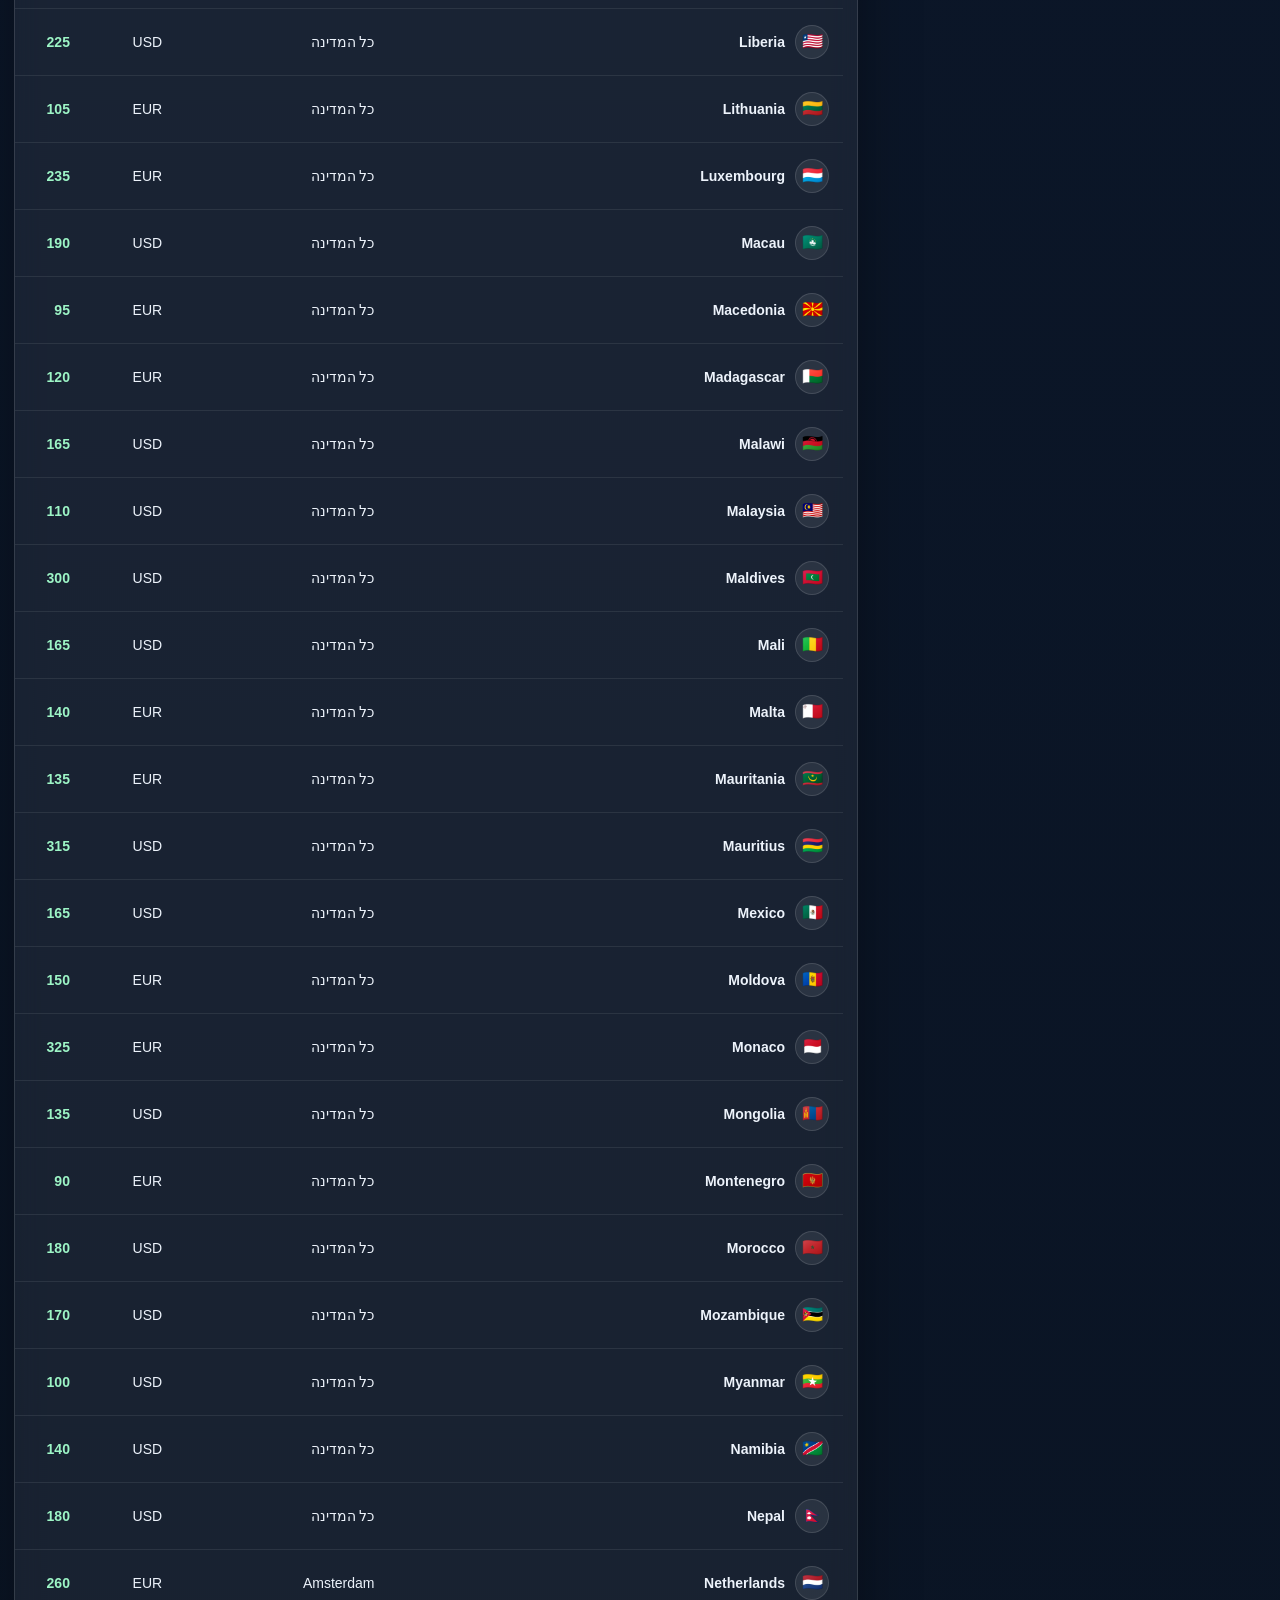
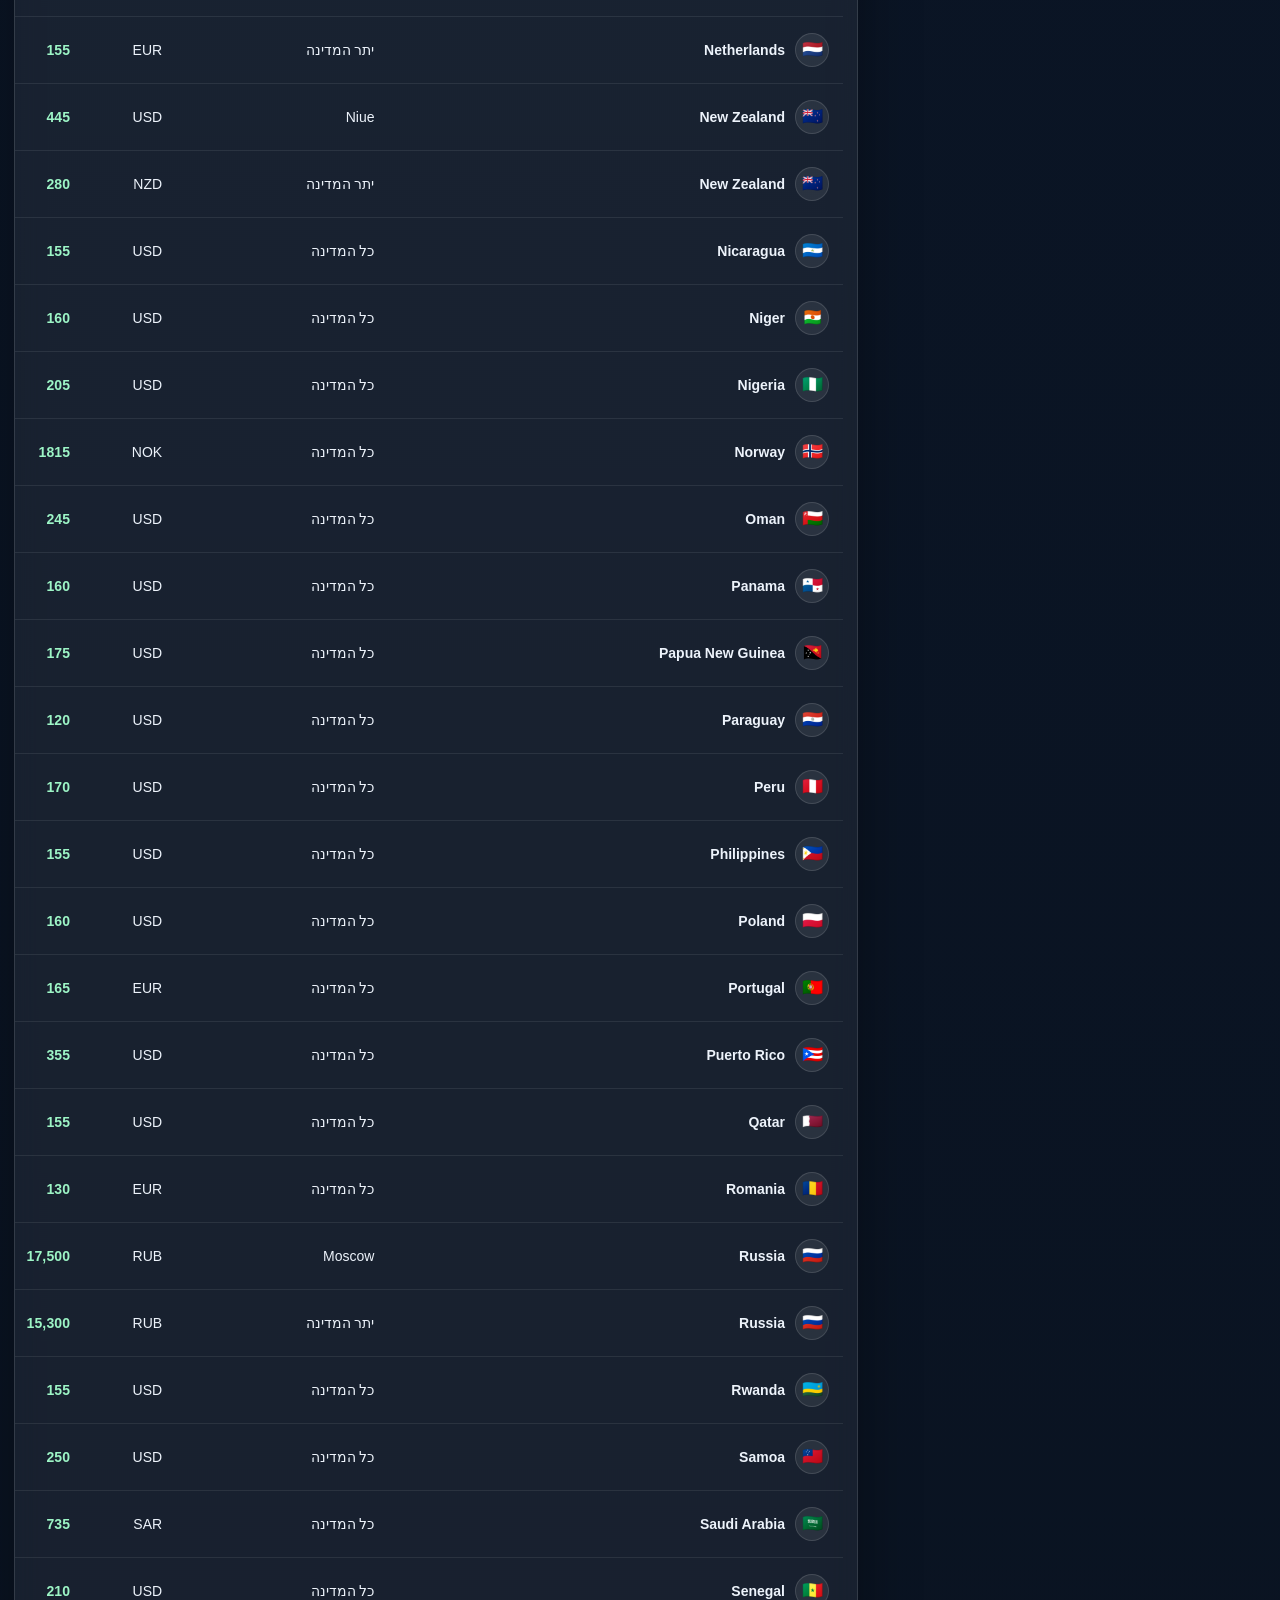
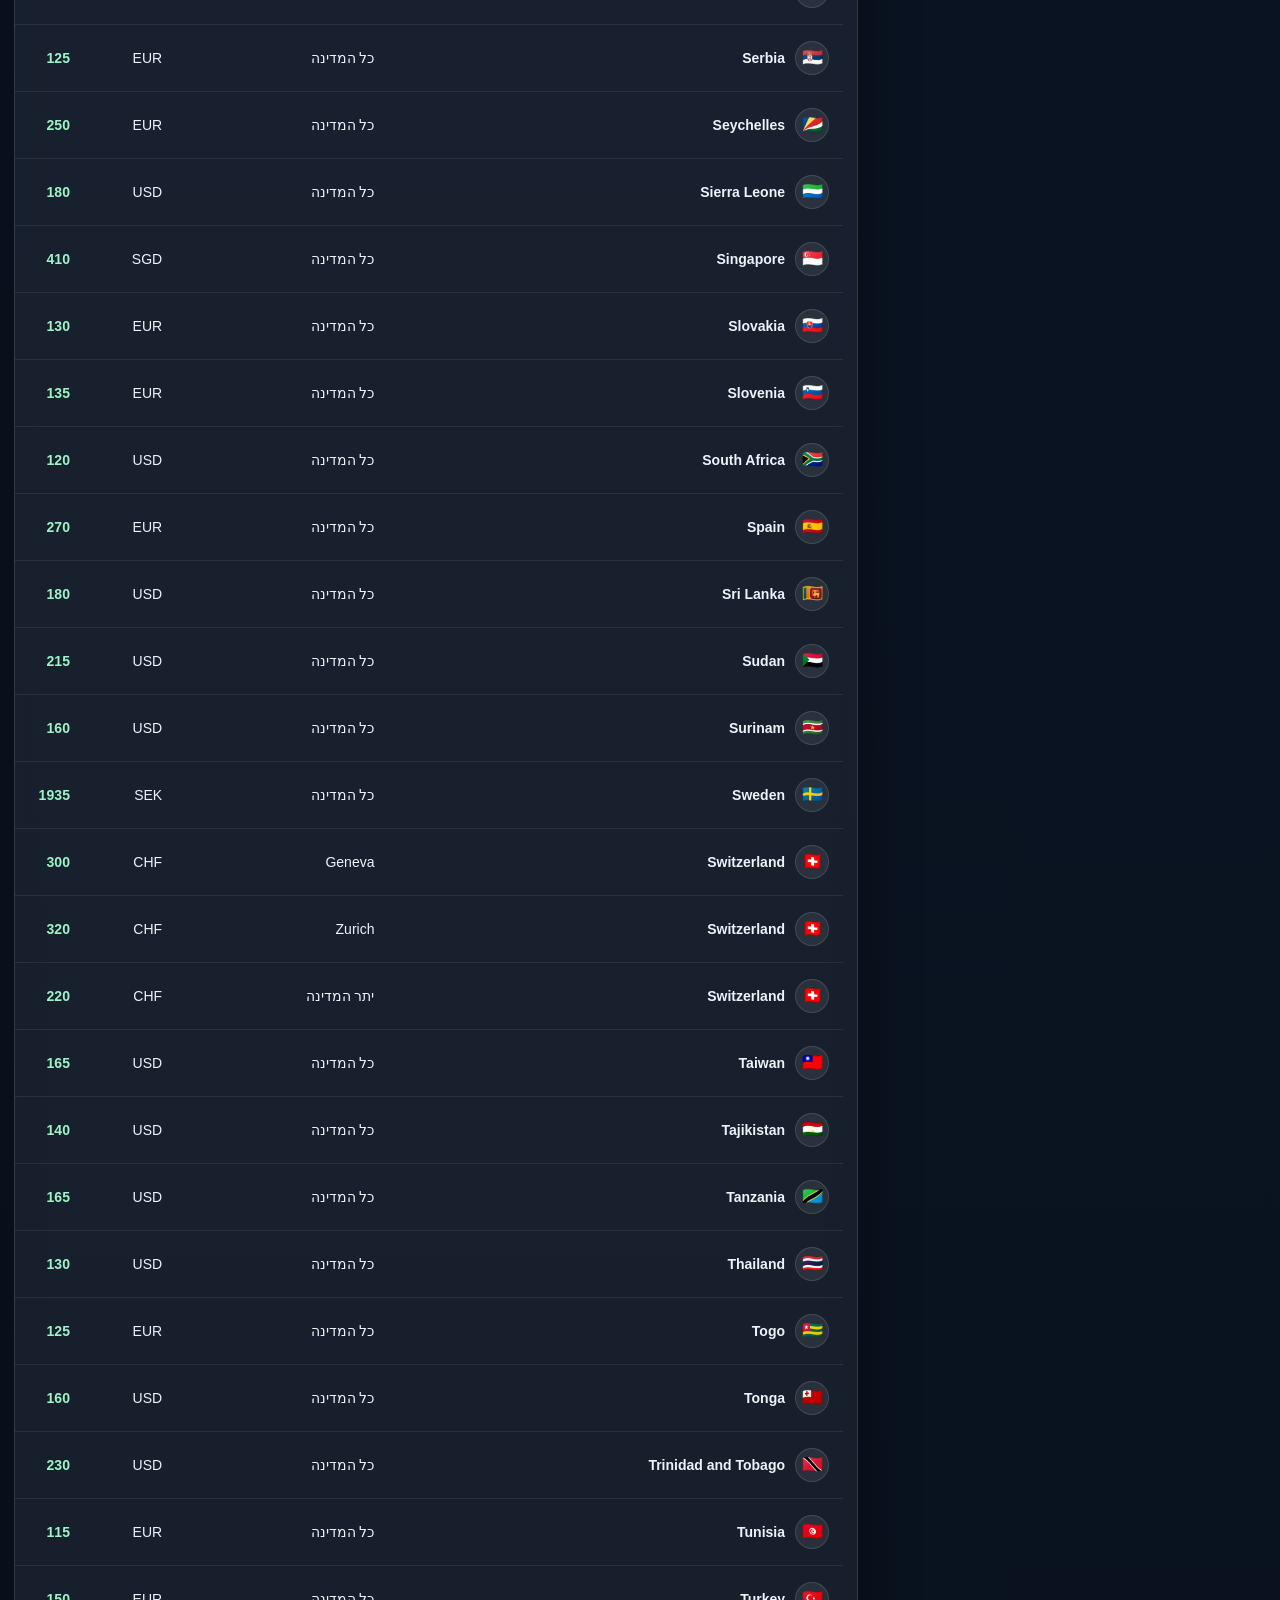
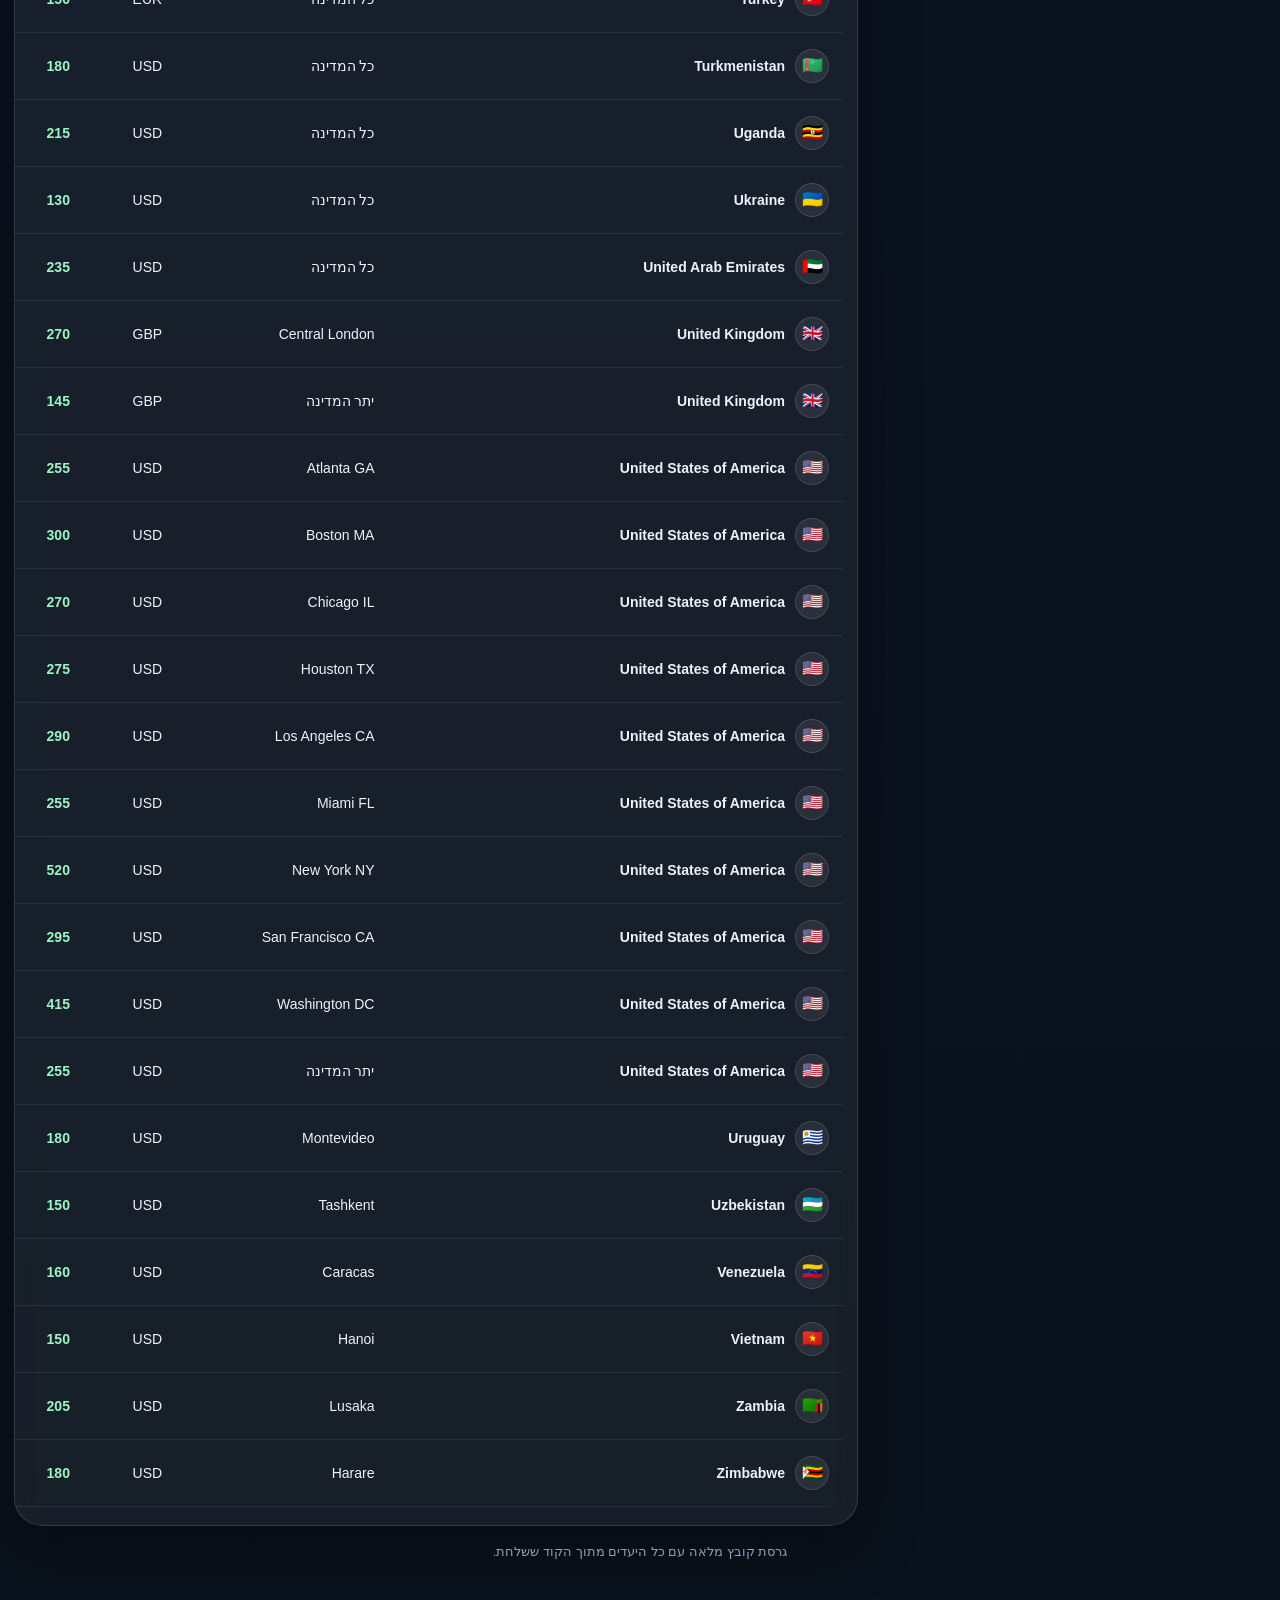
<file: HotelRatesGovIL.html>
<!DOCTYPE html>
<html lang="he" dir="rtl">
<head>
  <meta charset="UTF-8" />
  <meta name="viewport" content="width=device-width, initial-scale=1.0" />
  <title>קצובות לינה בעולם</title>
  <meta name="description" content="מיני־סייט פרימיום לחיפוש קצובות לינה לפי מדינה, עיר ומטבע" />
  <style>
    :root {
      --bg: #07111f;
      --bg-soft: #0f1b2d;
      --card: rgba(255,255,255,0.08);
      --card-strong: rgba(255,255,255,0.12);
      --line: rgba(255,255,255,0.12);
      --text: #f4f7fb;
      --muted: #b8c2d3;
      --accent: #8ec5ff;
      --accent-2: #d9efff;
      --success: #8ff0b3;
      --shadow: 0 20px 60px rgba(0,0,0,0.35);
    }

    * { box-sizing: border-box; }
    html { scroll-behavior: smooth; }

    body {
      margin: 0;
      font-family: Arial, Helvetica, sans-serif;
      color: var(--text);
      background:
        radial-gradient(circle at top right, rgba(110,168,255,0.22), transparent 30%),
        radial-gradient(circle at top left, rgba(173,216,255,0.14), transparent 22%),
        linear-gradient(180deg, #08111e 0%, #0b1628 48%, #09111c 100%);
      min-height: 100vh;
    }

    .shell {
      width: min(1380px, calc(100% - 28px));
      margin: 0 auto;
      padding: 24px 0 48px;
    }

    .hero {
      position: relative;
      overflow: hidden;
      border: 1px solid var(--line);
      border-radius: 34px;
      background:
        linear-gradient(135deg, rgba(255,255,255,0.12), rgba(255,255,255,0.05)),
        linear-gradient(135deg, #0c1830, #12233d 55%, #0b1829);
      box-shadow: var(--shadow);
      padding: 34px;
      margin-bottom: 22px;
    }

    .hero-grid {
      display: grid;
      grid-template-columns: 1.25fr 0.85fr;
      gap: 24px;
      align-items: center;
    }

    .eyebrow {
      display: inline-flex;
      align-items: center;
      gap: 8px;
      padding: 8px 14px;
      border-radius: 999px;
      background: rgba(255,255,255,0.09);
      border: 1px solid rgba(255,255,255,0.12);
      color: var(--accent-2);
      font-size: 13px;
      margin-bottom: 14px;
    }

    h1 {
      margin: 0;
      font-size: clamp(32px, 5vw, 58px);
      line-height: 1.02;
      letter-spacing: -0.03em;
    }

    .hero p {
      color: var(--muted);
      font-size: 16px;
      line-height: 1.8;
      margin: 14px 0 0;
      max-width: 760px;
    }

    .hero-stats {
      display: grid;
      grid-template-columns: repeat(3, 1fr);
      gap: 12px;
      margin-top: 26px;
    }

    .stat {
      background: rgba(255,255,255,0.08);
      border: 1px solid rgba(255,255,255,0.11);
      border-radius: 16px;
      padding: 16px;
      backdrop-filter: blur(8px);
    }

    .stat .label {
      display: block;
      color: var(--muted);
      font-size: 13px;
      margin-bottom: 6px;
    }

    .stat .value {
      display: block;
      font-size: 28px;
      font-weight: 700;
      letter-spacing: -0.02em;
    }

    .hero-panel {
      background: linear-gradient(180deg, rgba(255,255,255,0.11), rgba(255,255,255,0.06));
      border: 1px solid rgba(255,255,255,0.12);
      border-radius: 28px;
      padding: 20px;
      backdrop-filter: blur(10px);
    }

    .hero-panel h2 {
      margin: 0 0 8px;
      font-size: 20px;
    }

    .hero-panel p {
      margin: 0 0 14px;
      font-size: 14px;
      line-height: 1.7;
    }

    .hero-tags {
      display: flex;
      flex-wrap: wrap;
      gap: 10px;
    }

    .hero-tags span {
      padding: 10px 12px;
      border-radius: 999px;
      background: rgba(255,255,255,0.09);
      border: 1px solid rgba(255,255,255,0.12);
      font-size: 13px;
      color: #e8f1ff;
    }

    .toolbar {
      display: grid;
      grid-template-columns: 1.5fr repeat(3, minmax(0, 0.6fr));
      gap: 14px;
      margin-bottom: 18px;
    }

    .control {
      display: flex;
      align-items: center;
      gap: 10px;
      background: rgba(255,255,255,0.07);
      border: 1px solid var(--line);
      border-radius: 18px;
      padding: 0 16px;
      min-height: 60px;
      box-shadow: var(--shadow);
      backdrop-filter: blur(10px);
    }

    .control span {
      font-size: 18px;
      opacity: 0.9;
    }

    .control input, .control select {
      width: 100%;
      background: transparent;
      border: 0;
      outline: none;
      color: var(--text);
      font-size: 15px;
      font-family: inherit;
    }

    .control input::placeholder { color: #b9c3d4; }
    .control select option { color: #111827; }

    .layout {
      display: grid;
      grid-template-columns: 390px 1fr;
      gap: 18px;
      align-items: start;
    }

    .panel, .table-panel {
      background: rgba(255,255,255,0.06);
      border: 1px solid var(--line);
      border-radius: 28px;
      box-shadow: var(--shadow);
      backdrop-filter: blur(12px);
      overflow: hidden;
    }

    .panel-head, .table-head {
      display: flex;
      justify-content: space-between;
      align-items: center;
      gap: 12px;
      padding: 18px 20px;
      border-bottom: 1px solid var(--line);
      background: rgba(255,255,255,0.04);
    }

    .panel-head h3, .table-head h3 {
      margin: 0;
      font-size: 18px;
    }

    .panel-head small, .table-head small {
      color: var(--muted);
      font-size: 13px;
    }

    .cards {
      padding: 14px;
      display: grid;
      gap: 14px;
      max-height: 920px;
      overflow: auto;
    }

    .city-card {
      position: relative;
      overflow: hidden;
      border-radius: 22px;
      background: rgba(255,255,255,0.08);
      border: 1px solid rgba(255,255,255,0.1);
      transition: transform 0.18s ease, border-color 0.18s ease, background 0.18s ease;
      cursor: pointer;
    }

    .city-card:hover,
    .city-card.active {
      transform: translateY(-2px);
      border-color: rgba(142,197,255,0.45);
      background: rgba(255,255,255,0.1);
    }

    .city-media {
      position: relative;
      height: 180px;
      overflow: hidden;
      background: linear-gradient(135deg, #23395d, #101c2f 55%, #0f172a);
    }

    .city-media::before {
      content: "";
      position: absolute;
      inset: 0;
      background:
        radial-gradient(circle at 20% 20%, rgba(255,255,255,0.16), transparent 25%),
        radial-gradient(circle at 80% 30%, rgba(142,197,255,0.22), transparent 30%),
        radial-gradient(circle at 60% 80%, rgba(255,255,255,0.08), transparent 28%);
    }

    .city-media::after {
      content: attr(data-city);
      position: absolute;
      left: 18px;
      bottom: 14px;
      font-size: 24px;
      font-weight: 800;
      color: rgba(255,255,255,0.22);
      letter-spacing: 0.03em;
      pointer-events: none;
      max-width: 70%;
      white-space: nowrap;
      overflow: hidden;
      text-overflow: ellipsis;
    }

    .city-flag {
      position: absolute;
      top: 12px;
      right: 12px;
      width: 48px;
      height: 48px;
      border-radius: 50%;
      background: rgba(7,17,31,0.72);
      backdrop-filter: blur(8px);
      display: grid;
      place-items: center;
      font-size: 24px;
      border: 1px solid rgba(255,255,255,0.18);
      box-shadow: 0 10px 25px rgba(0,0,0,0.28);
      z-index: 1;
    }

    .city-badge {
      position: absolute;
      left: 12px;
      top: 12px;
      padding: 8px 12px;
      border-radius: 999px;
      background: rgba(7,17,31,0.78);
      border: 1px solid rgba(255,255,255,0.16);
      font-size: 12px;
      color: #eff6ff;
      z-index: 1;
    }

    .city-body { padding: 16px; }

    .city-title {
      display: flex;
      align-items: start;
      justify-content: space-between;
      gap: 12px;
      margin-bottom: 10px;
    }

    .city-title h4 {
      margin: 0;
      font-size: 20px;
    }

    .city-title small {
      display: block;
      color: var(--muted);
      margin-top: 4px;
      font-size: 13px;
    }

    .pill {
      display: inline-flex;
      align-items: center;
      justify-content: center;
      min-width: 70px;
      padding: 9px 12px;
      border-radius: 999px;
      background: rgba(143,240,179,0.12);
      color: var(--success);
      border: 1px solid rgba(143,240,179,0.2);
      font-weight: 700;
      font-size: 13px;
      white-space: nowrap;
    }

    .city-meta {
      display: flex;
      flex-wrap: wrap;
      gap: 8px;
    }

    .city-meta span {
      padding: 8px 10px;
      border-radius: 999px;
      background: rgba(255,255,255,0.06);
      border: 1px solid rgba(255,255,255,0.1);
      font-size: 12px;
      color: #e2e8f0;
    }

    .table-topbar {
      display: flex;
      align-items: center;
      justify-content: space-between;
      gap: 12px;
      padding: 14px 20px 0;
      color: var(--muted);
      font-size: 14px;
    }

    .table-wrap {
      padding: 14px 14px 18px;
      overflow: auto;
    }

    table {
      width: 100%;
      border-collapse: collapse;
      min-width: 900px;
      overflow: hidden;
      border-radius: 18px;
    }

    thead th {
      position: sticky;
      top: 0;
      z-index: 1;
      background: rgba(11,22,40,0.96);
      color: #f4f7fb;
      font-weight: 700;
      font-size: 13px;
      padding: 16px 14px;
      text-align: right;
      border-bottom: 1px solid rgba(255,255,255,0.12);
    }

    tbody td {
      padding: 16px 14px;
      border-bottom: 1px solid rgba(255,255,255,0.08);
      color: #edf3fb;
      font-size: 14px;
    }

    tbody tr:hover {
      background: rgba(255,255,255,0.05);
    }

    .country-cell {
      display: flex;
      align-items: center;
      gap: 10px;
      font-weight: 700;
    }

    .flag-chip {
      width: 34px;
      height: 34px;
      border-radius: 50%;
      display: grid;
      place-items: center;
      background: rgba(255,255,255,0.08);
      border: 1px solid rgba(255,255,255,0.12);
      font-size: 17px;
      flex: 0 0 auto;
    }

    .amount {
      font-weight: 800;
      color: #9df5c6;
      letter-spacing: 0.01em;
    }

    .no-results {
      display: none;
      padding: 46px 24px 54px;
      text-align: center;
      color: var(--muted);
    }

    .no-results strong {
      display: block;
      font-size: 22px;
      color: var(--text);
      margin-bottom: 8px;
    }

    .footer-note {
      color: #9eb0c9;
      text-align: center;
      font-size: 13px;
      margin-top: 18px;
      opacity: 0.9;
    }

    @media (max-width: 1180px) {
      .layout { grid-template-columns: 1fr; }
      .cards { grid-template-columns: repeat(2, minmax(0,1fr)); max-height: none; }
    }

    @media (max-width: 980px) {
      .hero-grid, .toolbar { grid-template-columns: 1fr; }
    }

    @media (max-width: 760px) {
      .shell { width: min(100% - 18px, 100%); padding-top: 14px; }
      .hero { padding: 22px; border-radius: 26px; }
      .hero-stats { grid-template-columns: 1fr; }
      .cards { grid-template-columns: 1fr; }
      .panel, .table-panel { border-radius: 22px; }
    }
  </style>
</head>
<body>
  <div class="shell">
    <section class="hero">
      <div class="hero-grid">
        <div>
          <div class="eyebrow">✦ מיני־סייט פרימיום · כל היעדים בקובץ אחד</div>
          <h1>קצובות לינה<br />ברחבי העולם</h1>
          <p>
            חיפוש חכם לפי מדינה, עיר, מטבע או סכום, עם חוויית גלישה פרימיום,
            דגלים אוטומטיים, כרטיסי יעד מודגשים, סינון ומיון מהיר.
          </p>
          <div class="hero-stats">
            <div class="stat">
              <span class="label">סה״כ יעדים</span>
              <span class="value" id="totalDestinations">0</span>
            </div>
            <div class="stat">
              <span class="label">מדינות במאגר</span>
              <span class="value" id="totalCountries">0</span>
            </div>
            <div class="stat">
              <span class="label">מטבעות שונים</span>
              <span class="value" id="totalCurrencies">0</span>
            </div>
          </div>
        </div>

        <div class="hero-panel">
          <h2>מה יש בגרסה הזאת?</h2>
          <p>
            כל הרשימה המלאה נמצאת בתוך הקובץ, בלי לקצר ובלי להשאיר רק כמה דוגמאות.
            זה מוכן ל־GitHub Pages ויפה גם בדסקטופ וגם במובייל.
          </p>
          <div class="hero-tags">
            <span>כל היעדים</span>
            <span>דגל לכל מדינה</span>
            <span>כרטיסי יעד</span>
            <span>סינון ומיון</span>
            <span>מוכן להעלאה</span>
          </div>
        </div>
      </div>
    </section>

    <section class="toolbar">
      <label class="control">
        <span>🔎</span>
        <input type="text" id="searchInput" placeholder="חפש מדינה, עיר, מטבע או סכום..." />
      </label>
      <label class="control">
        <span>🌍</span>
        <select id="countryFilter">
          <option value="">כל המדינות</option>
        </select>
      </label>
      <label class="control">
        <span>💱</span>
        <select id="currencyFilter">
          <option value="">כל המטבעות</option>
        </select>
      </label>
      <label class="control">
        <span>↕️</span>
        <select id="sortFilter">
          <option value="default">מיון ברירת מחדל</option>
          <option value="amount-desc">קצובה מהגבוה לנמוך</option>
          <option value="amount-asc">קצובה מהנמוך לגבוה</option>
          <option value="country-asc">מדינה א׳-ת׳</option>
          <option value="city-asc">עיר א׳-ת׳</option>
        </select>
      </label>
    </section>

    <section class="layout">
      <aside class="panel">
        <div class="panel-head">
          <div>
            <h3>יעדים מודגשים</h3>
            <small>כרטיסי תצוגה מהירה</small>
          </div>
          <small id="cardCount">0 תוצאות</small>
        </div>
        <div class="cards" id="cardsContainer"></div>
      </aside>

      <section class="table-panel">
        <div class="table-head">
          <div>
            <h3>טבלת קצובות</h3>
            <small>אפשר לחפש לפי מדינה, עיר, מטבע או סכום</small>
          </div>
          <small id="statsText">טוען נתונים...</small>
        </div>

        <div class="table-topbar">
          <div id="summaryText">המערכת מציגה את כל היעדים כרגע</div>
          <div id="selectedText">לא נבחר יעד ספציפי</div>
        </div>

        <div class="table-wrap">
          <table>
            <thead>
              <tr>
                <th>מדינה</th>
                <th>עיר</th>
                <th>מטבע</th>
                <th>קצובת לינה</th>
              </tr>
            </thead>
            <tbody id="tableBody"></tbody>
          </table>
          <div class="no-results" id="noResults">
            <strong>לא נמצאו תוצאות</strong>
            נסה לשנות את שורת החיפוש או לבחור מסננים אחרים.
          </div>
        </div>
      </section>
    </section>

    <p class="footer-note">גרסת קובץ מלאה עם כל היעדים מתוך הקוד ששלחת.</p>
  </div>

  <script>
    const data = [
      { country: "Albania", city: "כל המדינה", currency: "EUR", amount: "150" },
      { country: "Angola", city: "כל המדינה", currency: "USD", amount: "325" },
      { country: "Antigua and Barbuda", city: "כל המדינה", currency: "USD", amount: "445" },
      { country: "Argentina", city: "כל המדינה", currency: "USD", amount: "205" },
      { country: "Armenia", city: "כל המדינה", currency: "USD", amount: "135" },
      { country: "Australia", city: "Sydney", currency: "AUD", amount: "345" },
      { country: "Australia", city: "יתר המדינה", currency: "AUD", amount: "250" },
      { country: "Austria", city: "כל המדינה", currency: "EUR", amount: "180" },
      { country: "Azerbaijan", city: "כל המדינה", currency: "USD", amount: "145" },
      { country: "Bahamas", city: "כל המדינה", currency: "USD", amount: "415" },
      { country: "Bahrain", city: "כל המדינה", currency: "USD", amount: "165" },
      { country: "Barbados", city: "כל המדינה", currency: "USD", amount: "365" },
      { country: "Belarus", city: "כל המדינה", currency: "USD", amount: "140" },
      { country: "Belgium", city: "כל המדינה", currency: "EUR", amount: "235" },
      { country: "Belize", city: "כל המדינה", currency: "USD", amount: "195" },
      { country: "Benin", city: "כל המדינה", currency: "USD", amount: "170" },
      { country: "Bolivia", city: "כל המדינה", currency: "USD", amount: "125" },
      { country: "Bosnia", city: "כל המדינה", currency: "USD", amount: "105" },
      { country: "Botswana", city: "כל המדינה", currency: "USD", amount: "135" },
      { country: "Brazil", city: "כל המדינה", currency: "USD", amount: "135" },
      { country: "Brunei", city: "כל המדינה", currency: "USD", amount: "140" },
      { country: "Bulgaria", city: "כל המדינה", currency: "EUR", amount: "140" },
      { country: "Burkina Faso", city: "כל המדינה", currency: "USD", amount: "155" },
      { country: "Burundi", city: "כל המדינה", currency: "USD", amount: "145" },
      { country: "Cambodia", city: "כל המדינה", currency: "USD", amount: "120" },
      { country: "Cameroon", city: "כל המדינה", currency: "USD", amount: "200" },
      { country: "Canada", city: "כל המדינה", currency: "CAD", amount: "340" },
      { country: "Central African Republic", city: "כל המדינה", currency: "USD", amount: "125" },
      { country: "Chad", city: "כל המדינה", currency: "USD", amount: "230" },
      { country: "Chile", city: "כל המדינה", currency: "USD", amount: "185" },
      { country: "China", city: "כל המדינה", currency: "CNY", amount: "1065" },
      { country: "Colombia", city: "כל המדינה", currency: "USD", amount: "185" },
      { country: "Congo", city: "כל המדינה", currency: "USD", amount: "240" },
      { country: "Cook Islands", city: "כל המדינה", currency: "NZD", amount: "495" },
      { country: "Costa Rica", city: "כל המדינה", currency: "USD", amount: "195" },
      { country: "Cote d'Ivoire", city: "כל המדינה", currency: "EUR", amount: "185" },
      { country: "Croatia", city: "כל המדינה", currency: "EUR", amount: "120" },
      { country: "Cuba", city: "כל המדינה", currency: "USD", amount: "160" },
      { country: "Cyprus", city: "כל המדינה", currency: "EUR", amount: "165" },
      { country: "Czech Republic", city: "כל המדינה", currency: "EUR", amount: "140" },
      { country: "Democratic Republic of the Congo", city: "כל המדינה", currency: "USD", amount: "225" },
      { country: "Denmark", city: "כל המדינה", currency: "DKK", amount: "1690" },
      { country: "Djibouti", city: "כל המדינה", currency: "USD", amount: "230" },
      { country: "Dominican Republic", city: "כל המדינה", currency: "USD", amount: "205" },
      { country: "East Timor", city: "כל המדינה", currency: "USD", amount: "140" },
      { country: "Ecuador", city: "כל המדינה", currency: "USD", amount: "220" },
      { country: "Egypt", city: "כל המדינה", currency: "USD", amount: "190" },
      { country: "El Salvador", city: "כל המדינה", currency: "USD", amount: "185" },
      { country: "Equatorial Guinea", city: "כל המדינה", currency: "USD", amount: "195" },
      { country: "Eritrea", city: "כל המדינה", currency: "USD", amount: "165" },
      { country: "Estonia", city: "כל המדינה", currency: "EUR", amount: "140" },
      { country: "Ethiopia", city: "כל המדינה", currency: "USD", amount: "140" },
      { country: "Fiji", city: "כל המדינה", currency: "USD", amount: "160" },
      { country: "Finland", city: "כל המדינה", currency: "EUR", amount: "175" },
      { country: "France", city: "Paris", currency: "EUR", amount: "320" },
      { country: "France", city: "יתר המדינה", currency: "EUR", amount: "220" },
      { country: "Gabon", city: "כל המדינה", currency: "USD", amount: "225" },
      { country: "Georgia", city: "כל המדינה", currency: "USD", amount: "175" },
      { country: "Germany", city: "כל המדינה", currency: "EUR", amount: "180" },
      { country: "Ghana", city: "כל המדינה", currency: "USD", amount: "225" },
      { country: "Greece", city: "כל המדינה", currency: "EUR", amount: "180" },
      { country: "Guatemala", city: "כל המדינה", currency: "USD", amount: "160" },
      { country: "Guinea", city: "כל המדינה", currency: "EUR", amount: "160" },
      { country: "Guyana", city: "כל המדינה", currency: "USD", amount: "170" },
      { country: "Haiti", city: "כל המדינה", currency: "USD", amount: "185" },
      { country: "Honduras", city: "כל המדינה", currency: "USD", amount: "185" },
      { country: "Hong Kong", city: "כל המדינה", currency: "HKD", amount: "1815" },
      { country: "Hungary", city: "כל המדינה", currency: "EUR", amount: "150" },
      { country: "Iceland", city: "כל המדינה", currency: "USD", amount: "280" },
      { country: "India", city: "כל המדינה", currency: "USD", amount: "190" },
      { country: "Indonesia", city: "כל המדינה", currency: "USD", amount: "125" },
      { country: "Irish Republic", city: "כל המדינה", currency: "EUR", amount: "230" },
      { country: "Italy", city: "כל המדינה", currency: "EUR", amount: "295" },
      { country: "Jamaica", city: "כל המדינה", currency: "USD", amount: "280" },
      { country: "Japan", city: "Tokyo", currency: "JPY", amount: "37120" },
      { country: "Japan", city: "יתר המדינה", currency: "JPY", amount: "21025" },
      { country: "Jordan", city: "כל המדינה", currency: "JOD", amount: "90" },
      { country: "Kazakhstan", city: "כל המדינה", currency: "USD", amount: "130" },
      { country: "Kenya", city: "כל המדינה", currency: "USD", amount: "210" },
      { country: "Korea Republic", city: "כל המדינה", currency: "USD", amount: "180" },
      { country: "Kosovo", city: "כל המדינה", currency: "EUR", amount: "95" },
      { country: "Kyrgyzstan", city: "כל המדינה", currency: "USD", amount: "130" },
      { country: "Laos", city: "כל המדינה", currency: "USD", amount: "120" },
      { country: "Latvia", city: "כל המדינה", currency: "EUR", amount: "95" },
      { country: "Lesotho", city: "כל המדינה", currency: "USD", amount: "110" },
      { country: "Liberia", city: "כל המדינה", currency: "USD", amount: "225" },
      { country: "Lithuania", city: "כל המדינה", currency: "EUR", amount: "105" },
      { country: "Luxembourg", city: "כל המדינה", currency: "EUR", amount: "235" },
      { country: "Macau", city: "כל המדינה", currency: "USD", amount: "190" },
      { country: "Macedonia", city: "כל המדינה", currency: "EUR", amount: "95" },
      { country: "Madagascar", city: "כל המדינה", currency: "EUR", amount: "120" },
      { country: "Malawi", city: "כל המדינה", currency: "USD", amount: "165" },
      { country: "Malaysia", city: "כל המדינה", currency: "USD", amount: "110" },
      { country: "Maldives", city: "כל המדינה", currency: "USD", amount: "300" },
      { country: "Mali", city: "כל המדינה", currency: "USD", amount: "165" },
      { country: "Malta", city: "כל המדינה", currency: "EUR", amount: "140" },
      { country: "Mauritania", city: "כל המדינה", currency: "EUR", amount: "135" },
      { country: "Mauritius", city: "כל המדינה", currency: "USD", amount: "315" },
      { country: "Mexico", city: "כל המדינה", currency: "USD", amount: "165" },
      { country: "Moldova", city: "כל המדינה", currency: "EUR", amount: "150" },
      { country: "Monaco", city: "כל המדינה", currency: "EUR", amount: "325" },
      { country: "Mongolia", city: "כל המדינה", currency: "USD", amount: "135" },
      { country: "Montenegro", city: "כל המדינה", currency: "EUR", amount: "90" },
      { country: "Morocco", city: "כל המדינה", currency: "USD", amount: "180" },
      { country: "Mozambique", city: "כל המדינה", currency: "USD", amount: "170" },
      { country: "Myanmar", city: "כל המדינה", currency: "USD", amount: "100" },
      { country: "Namibia", city: "כל המדינה", currency: "USD", amount: "140" },
      { country: "Nepal", city: "כל המדינה", currency: "USD", amount: "180" },
      { country: "Netherlands", city: "Amsterdam", currency: "EUR", amount: "260" },
      { country: "Netherlands", city: "יתר המדינה", currency: "EUR", amount: "155" },
      { country: "New Zealand", city: "Niue", currency: "USD", amount: "445" },
      { country: "New Zealand", city: "יתר המדינה", currency: "NZD", amount: "280" },
      { country: "Nicaragua", city: "כל המדינה", currency: "USD", amount: "155" },
      { country: "Niger", city: "כל המדינה", currency: "USD", amount: "160" },
      { country: "Nigeria", city: "כל המדינה", currency: "USD", amount: "205" },
      { country: "Norway", city: "כל המדינה", currency: "NOK", amount: "1815" },
      { country: "Oman", city: "כל המדינה", currency: "USD", amount: "245" },
      { country: "Panama", city: "כל המדינה", currency: "USD", amount: "160" },
      { country: "Papua New Guinea", city: "כל המדינה", currency: "USD", amount: "175" },
      { country: "Paraguay", city: "כל המדינה", currency: "USD", amount: "120" },
      { country: "Peru", city: "כל המדינה", currency: "USD", amount: "170" },
      { country: "Philippines", city: "כל המדינה", currency: "USD", amount: "155" },
      { country: "Poland", city: "כל המדינה", currency: "USD", amount: "160" },
      { country: "Portugal", city: "כל המדינה", currency: "EUR", amount: "165" },
      { country: "Puerto Rico", city: "כל המדינה", currency: "USD", amount: "355" },
      { country: "Qatar", city: "כל המדינה", currency: "USD", amount: "155" },
      { country: "Romania", city: "כל המדינה", currency: "EUR", amount: "130" },
      { country: "Russia", city: "Moscow", currency: "RUB", amount: "17,500" },
      { country: "Russia", city: "יתר המדינה", currency: "RUB", amount: "15,300" },
      { country: "Rwanda", city: "כל המדינה", currency: "USD", amount: "155" },
      { country: "Samoa", city: "כל המדינה", currency: "USD", amount: "250" },
      { country: "Saudi Arabia", city: "כל המדינה", currency: "SAR", amount: "735" },
      { country: "Senegal", city: "כל המדינה", currency: "USD", amount: "210" },
      { country: "Serbia", city: "כל המדינה", currency: "EUR", amount: "125" },
      { country: "Seychelles", city: "כל המדינה", currency: "EUR", amount: "250" },
      { country: "Sierra Leone", city: "כל המדינה", currency: "USD", amount: "180" },
      { country: "Singapore", city: "כל המדינה", currency: "SGD", amount: "410" },
      { country: "Slovakia", city: "כל המדינה", currency: "EUR", amount: "130" },
      { country: "Slovenia", city: "כל המדינה", currency: "EUR", amount: "135" },
      { country: "South Africa", city: "כל המדינה", currency: "USD", amount: "120" },
      { country: "Spain", city: "כל המדינה", currency: "EUR", amount: "270" },
      { country: "Sri Lanka", city: "כל המדינה", currency: "USD", amount: "180" },
      { country: "Sudan", city: "כל המדינה", currency: "USD", amount: "215" },
      { country: "Surinam", city: "כל המדינה", currency: "USD", amount: "160" },
      { country: "Sweden", city: "כל המדינה", currency: "SEK", amount: "1935" },
      { country: "Switzerland", city: "Geneva", currency: "CHF", amount: "300" },
      { country: "Switzerland", city: "Zurich", currency: "CHF", amount: "320" },
      { country: "Switzerland", city: "יתר המדינה", currency: "CHF", amount: "220" },
      { country: "Taiwan", city: "כל המדינה", currency: "USD", amount: "165" },
      { country: "Tajikistan", city: "כל המדינה", currency: "USD", amount: "140" },
      { country: "Tanzania", city: "כל המדינה", currency: "USD", amount: "165" },
      { country: "Thailand", city: "כל המדינה", currency: "USD", amount: "130" },
      { country: "Togo", city: "כל המדינה", currency: "EUR", amount: "125" },
      { country: "Tonga", city: "כל המדינה", currency: "USD", amount: "160" },
      { country: "Trinidad and Tobago", city: "כל המדינה", currency: "USD", amount: "230" },
      { country: "Tunisia", city: "כל המדינה", currency: "EUR", amount: "115" },
      { country: "Turkey", city: "כל המדינה", currency: "EUR", amount: "150" },
      { country: "Turkmenistan", city: "כל המדינה", currency: "USD", amount: "180" },
      { country: "Uganda", city: "כל המדינה", currency: "USD", amount: "215" },
      { country: "Ukraine", city: "כל המדינה", currency: "USD", amount: "130" },
      { country: "United Arab Emirates", city: "כל המדינה", currency: "USD", amount: "235" },
      { country: "United Kingdom", city: "Central London", currency: "GBP", amount: "270" },
      { country: "United Kingdom", city: "יתר המדינה", currency: "GBP", amount: "145" },
      { country: "United States of America", city: "Atlanta GA", currency: "USD", amount: "255" },
      { country: "United States of America", city: "Boston MA", currency: "USD", amount: "300" },
      { country: "United States of America", city: "Chicago IL", currency: "USD", amount: "270" },
      { country: "United States of America", city: "Houston TX", currency: "USD", amount: "275" },
      { country: "United States of America", city: "Los Angeles CA", currency: "USD", amount: "290" },
      { country: "United States of America", city: "Miami FL", currency: "USD", amount: "255" },
      { country: "United States of America", city: "New York NY", currency: "USD", amount: "520" },
      { country: "United States of America", city: "San Francisco CA", currency: "USD", amount: "295" },
      { country: "United States of America", city: "Washington DC", currency: "USD", amount: "415" },
      { country: "United States of America", city: "יתר המדינה", currency: "USD", amount: "255" },
      { country: "Uruguay", city: "Montevideo", currency: "USD", amount: "180" },
      { country: "Uzbekistan", city: "Tashkent", currency: "USD", amount: "150" },
      { country: "Venezuela", city: "Caracas", currency: "USD", amount: "160" },
      { country: "Vietnam", city: "Hanoi", currency: "USD", amount: "150" },
      { country: "Zambia", city: "Lusaka", currency: "USD", amount: "205" },
      { country: "Zimbabwe", city: "Harare", currency: "USD", amount: "180" }
    ];

    const flagMap = {
      "Albania":"🇦🇱","Angola":"🇦🇴","Antigua and Barbuda":"🇦🇬","Argentina":"🇦🇷","Armenia":"🇦🇲",
      "Australia":"🇦🇺","Austria":"🇦🇹","Azerbaijan":"🇦🇿","Bahamas":"🇧🇸","Bahrain":"🇧🇭",
      "Barbados":"🇧🇧","Belarus":"🇧🇾","Belgium":"🇧🇪","Belize":"🇧🇿","Benin":"🇧🇯",
      "Bolivia":"🇧🇴","Bosnia":"🇧🇦","Botswana":"🇧🇼","Brazil":"🇧🇷","Brunei":"🇧🇳",
      "Bulgaria":"🇧🇬","Burkina Faso":"🇧🇫","Burundi":"🇧🇮","Cambodia":"🇰🇭","Cameroon":"🇨🇲",
      "Canada":"🇨🇦","Central African Republic":"🇨🇫","Chad":"🇹🇩","Chile":"🇨🇱","China":"🇨🇳",
      "Colombia":"🇨🇴","Congo":"🇨🇬","Cook Islands":"🇨🇰","Costa Rica":"🇨🇷","Cote d'Ivoire":"🇨🇮",
      "Croatia":"🇭🇷","Cuba":"🇨🇺","Cyprus":"🇨🇾","Czech Republic":"🇨🇿","Democratic Republic of the Congo":"🇨🇩",
      "Denmark":"🇩🇰","Djibouti":"🇩🇯","Dominican Republic":"🇩🇴","East Timor":"🇹🇱","Ecuador":"🇪🇨",
      "Egypt":"🇪🇬","El Salvador":"🇸🇻","Equatorial Guinea":"🇬🇶","Eritrea":"🇪🇷","Estonia":"🇪🇪",
      "Ethiopia":"🇪🇹","Fiji":"🇫🇯","Finland":"🇫🇮","France":"🇫🇷","Gabon":"🇬🇦",
      "Georgia":"🇬🇪","Germany":"🇩🇪","Ghana":"🇬🇭","Greece":"🇬🇷","Guatemala":"🇬🇹",
      "Guinea":"🇬🇳","Guyana":"🇬🇾","Haiti":"🇭🇹","Honduras":"🇭🇳","Hong Kong":"🇭🇰",
      "Hungary":"🇭🇺","Iceland":"🇮🇸","India":"🇮🇳","Indonesia":"🇮🇩","Irish Republic":"🇮🇪",
      "Italy":"🇮🇹","Jamaica":"🇯🇲","Japan":"🇯🇵","Jordan":"🇯🇴","Kazakhstan":"🇰🇿",
      "Kenya":"🇰🇪","Korea Republic":"🇰🇷","Kosovo":"🇽🇰","Kyrgyzstan":"🇰🇬","Laos":"🇱🇦",
      "Latvia":"🇱🇻","Lesotho":"🇱🇸","Liberia":"🇱🇷","Lithuania":"🇱🇹","Luxembourg":"🇱🇺",
      "Macau":"🇲🇴","Macedonia":"🇲🇰","Madagascar":"🇲🇬","Malawi":"🇲🇼","Malaysia":"🇲🇾",
      "Maldives":"🇲🇻","Mali":"🇲🇱","Malta":"🇲🇹","Mauritania":"🇲🇷","Mauritius":"🇲🇺",
      "Mexico":"🇲🇽","Moldova":"🇲🇩","Monaco":"🇲🇨","Mongolia":"🇲🇳","Montenegro":"🇲🇪",
      "Morocco":"🇲🇦","Mozambique":"🇲🇿","Myanmar":"🇲🇲","Namibia":"🇳🇦","Nepal":"🇳🇵",
      "Netherlands":"🇳🇱","New Zealand":"🇳🇿","Nicaragua":"🇳🇮","Niger":"🇳🇪","Nigeria":"🇳🇬",
      "Norway":"🇳🇴","Oman":"🇴🇲","Panama":"🇵🇦","Papua New Guinea":"🇵🇬","Paraguay":"🇵🇾",
      "Peru":"🇵🇪","Philippines":"🇵🇭","Poland":"🇵🇱","Portugal":"🇵🇹","Puerto Rico":"🇵🇷",
      "Qatar":"🇶🇦","Romania":"🇷🇴","Russia":"🇷🇺","Rwanda":"🇷🇼","Samoa":"🇼🇸",
      "Saudi Arabia":"🇸🇦","Senegal":"🇸🇳","Serbia":"🇷🇸","Seychelles":"🇸🇨","Sierra Leone":"🇸🇱",
      "Singapore":"🇸🇬","Slovakia":"🇸🇰","Slovenia":"🇸🇮","South Africa":"🇿🇦","Spain":"🇪🇸",
      "Sri Lanka":"🇱🇰","Sudan":"🇸🇩","Surinam":"🇸🇷","Sweden":"🇸🇪","Switzerland":"🇨🇭",
      "Taiwan":"🇹🇼","Tajikistan":"🇹🇯","Tanzania":"🇹🇿","Thailand":"🇹🇭","Togo":"🇹🇬",
      "Tonga":"🇹🇴","Trinidad and Tobago":"🇹🇹","Tunisia":"🇹🇳","Turkey":"🇹🇷","Turkmenistan":"🇹🇲",
      "Uganda":"🇺🇬","Ukraine":"🇺🇦","United Arab Emirates":"🇦🇪","United Kingdom":"🇬🇧","United States of America":"🇺🇸",
      "Uruguay":"🇺🇾","Uzbekistan":"🇺🇿","Venezuela":"🇻🇪","Vietnam":"🇻🇳","Zambia":"🇿🇲","Zimbabwe":"🇿🇼"
    };

    const tableBody = document.getElementById("tableBody");
    const cardsContainer = document.getElementById("cardsContainer");
    const statsText = document.getElementById("statsText");
    const summaryText = document.getElementById("summaryText");
    const selectedText = document.getElementById("selectedText");
    const cardCount = document.getElementById("cardCount");
    const noResults = document.getElementById("noResults");

    const searchInput = document.getElementById("searchInput");
    const countryFilter = document.getElementById("countryFilter");
    const currencyFilter = document.getElementById("currencyFilter");
    const sortFilter = document.getElementById("sortFilter");

    let selectedKey = "";

    function normalizeAmount(value) {
      return Number(String(value).replace(/,/g, ""));
    }

    function getFlag(country) {
      return flagMap[country] || "🌍";
    }

    function getCountryList() {
      return [...new Set(data.map(item => item.country))].sort((a, b) => a.localeCompare(b));
    }

    function getCurrencyList() {
      return [...new Set(data.map(item => item.currency))].sort((a, b) => a.localeCompare(b));
    }

    function populateFilters() {
      getCountryList().forEach(country => {
        const option = document.createElement("option");
        option.value = country;
        option.textContent = `${getFlag(country)} ${country}`;
        countryFilter.appendChild(option);
      });

      getCurrencyList().forEach(currency => {
        const option = document.createElement("option");
        option.value = currency;
        option.textContent = currency;
        currencyFilter.appendChild(option);
      });
    }

    function updateHeroStats() {
      document.getElementById("totalDestinations").textContent = data.length;
      document.getElementById("totalCountries").textContent = getCountryList().length;
      document.getElementById("totalCurrencies").textContent = getCurrencyList().length;
    }

    function getBaseFilteredRows() {
      const value = searchInput.value.trim().toLowerCase();
      const selectedCountry = countryFilter.value;
      const selectedCurrency = currencyFilter.value;
      const sortValue = sortFilter.value;

      let filtered = data.filter(item => {
        const matchesSearch =
          item.country.toLowerCase().includes(value) ||
          item.city.toLowerCase().includes(value) ||
          item.currency.toLowerCase().includes(value) ||
          String(item.amount).toLowerCase().includes(value);

        const matchesCountry = !selectedCountry || item.country === selectedCountry;
        const matchesCurrency = !selectedCurrency || item.currency === selectedCurrency;

        return matchesSearch && matchesCountry && matchesCurrency;
      });

      if (sortValue === "amount-desc") {
        filtered.sort((a, b) => normalizeAmount(b.amount) - normalizeAmount(a.amount));
      } else if (sortValue === "amount-asc") {
        filtered.sort((a, b) => normalizeAmount(a.amount) - normalizeAmount(b.amount));
      } else if (sortValue === "country-asc") {
        filtered.sort((a, b) => a.country.localeCompare(b.country));
      } else if (sortValue === "city-asc") {
        filtered.sort((a, b) => a.city.localeCompare(b.city));
      }

      return filtered;
    }

    function renderCards(rows) {
      cardsContainer.innerHTML = "";
      const cardsData = rows.slice(0, 18);
      cardCount.textContent = `${rows.length} תוצאות`;

      cardsData.forEach(item => {
        const key = `${item.country}__${item.city}`;
        const card = document.createElement("article");
        card.className = `city-card ${selectedKey === key ? "active" : ""}`;
        card.innerHTML = `
          <div class="city-media" data-city="${item.city}">
            <div class="city-flag">${getFlag(item.country)}</div>
            <div class="city-badge">${item.currency} · ${item.amount}</div>
          </div>
          <div class="city-body">
            <div class="city-title">
              <div>
                <h4>${item.city}</h4>
                <small>${item.country}</small>
              </div>
              <span class="pill">${item.amount}</span>
            </div>
            <div class="city-meta">
              <span>מטבע: ${item.currency}</span>
              <span>דגל: ${getFlag(item.country)}</span>
              <span>יעד: ${item.city === "כל המדינה" ? "כל המדינה" : item.city}</span>
            </div>
          </div>
        `;

        card.addEventListener("click", () => {
          selectedKey = selectedKey === key ? "" : key;
          renderAll();
        });

        cardsContainer.appendChild(card);
      });
    }

    function renderTable(rows) {
      tableBody.innerHTML = "";

      rows.forEach(item => {
        const tr = document.createElement("tr");
        tr.innerHTML = `
          <td>
            <div class="country-cell">
              <span class="flag-chip">${getFlag(item.country)}</span>
              <span>${item.country}</span>
            </div>
          </td>
          <td>${item.city}</td>
          <td>${item.currency}</td>
          <td class="amount">${item.amount}</td>
        `;
        tableBody.appendChild(tr);
      });

      statsText.textContent = `סה״כ תוצאות: ${rows.length}`;
      summaryText.textContent = rows.length === data.length
        ? "המערכת מציגה את כל היעדים כרגע"
        : `מוצגות ${rows.length} תוצאות לאחר סינון`;

      if (selectedKey) {
        const [country, city] = selectedKey.split("__");
        selectedText.textContent = `נבחר יעד: ${country} / ${city}`;
      } else {
        selectedText.textContent = "לא נבחר יעד ספציפי";
      }

      noResults.style.display = rows.length ? "none" : "block";
    }

    function renderAll() {
      const baseRows = getBaseFilteredRows();
      renderCards(baseRows);

      let tableRows = baseRows;
      if (selectedKey) {
        tableRows = baseRows.filter(item => `${item.country}__${item.city}` === selectedKey);
      }

      renderTable(tableRows);
    }

    [searchInput, countryFilter, currencyFilter, sortFilter].forEach(control => {
      control.addEventListener("input", renderAll);
      control.addEventListener("change", renderAll);
    });

    populateFilters();
    updateHeroStats();
    renderAll();
  </script>
</body>
</html>
</file>
<file: Passover27/style.css>
*{
    margin:0;
    padding:0;
    box-sizing:border-box;
}

body{

    background:#edf5ff;

    font-family:'Heebo',sans-serif;

    display:flex;

    justify-content:center;

    align-items:center;

    min-height:100vh;

    overflow:hidden;
}

.overlay{

    width:100%;
    height:100vh;

    display:flex;

    justify-content:center;

    align-items:center;

    padding:25px;
}

.hero{

    max-width:480px;

    width:100%;

    border-radius:28px;

    box-shadow:
    0 25px 70px rgba(0,0,0,.25);

    transition:.4s;
}

.hero:hover{

    transform:translateY(-6px);

    box-shadow:
    0 35px 80px rgba(0,0,0,.35);

}
</file>
<file: Xmas26/style.css>
*{
    margin:0;
    padding:0;
    box-sizing:border-box;
}

body{

    background:#edf5ff;

    font-family:'Heebo',sans-serif;

    display:flex;

    justify-content:center;

    align-items:center;

    min-height:100vh;

    overflow:hidden;
}

.overlay{

    width:100%;
    height:100vh;

    display:flex;

    justify-content:center;

    align-items:center;

    padding:25px;
}

.hero{

    max-width:480px;

    width:100%;

    border-radius:28px;

    box-shadow:
    0 25px 70px rgba(0,0,0,.25);

    transition:.4s;
}

.hero:hover{

    transform:translateY(-6px);

    box-shadow:
    0 35px 80px rgba(0,0,0,.35);

}
</file>
